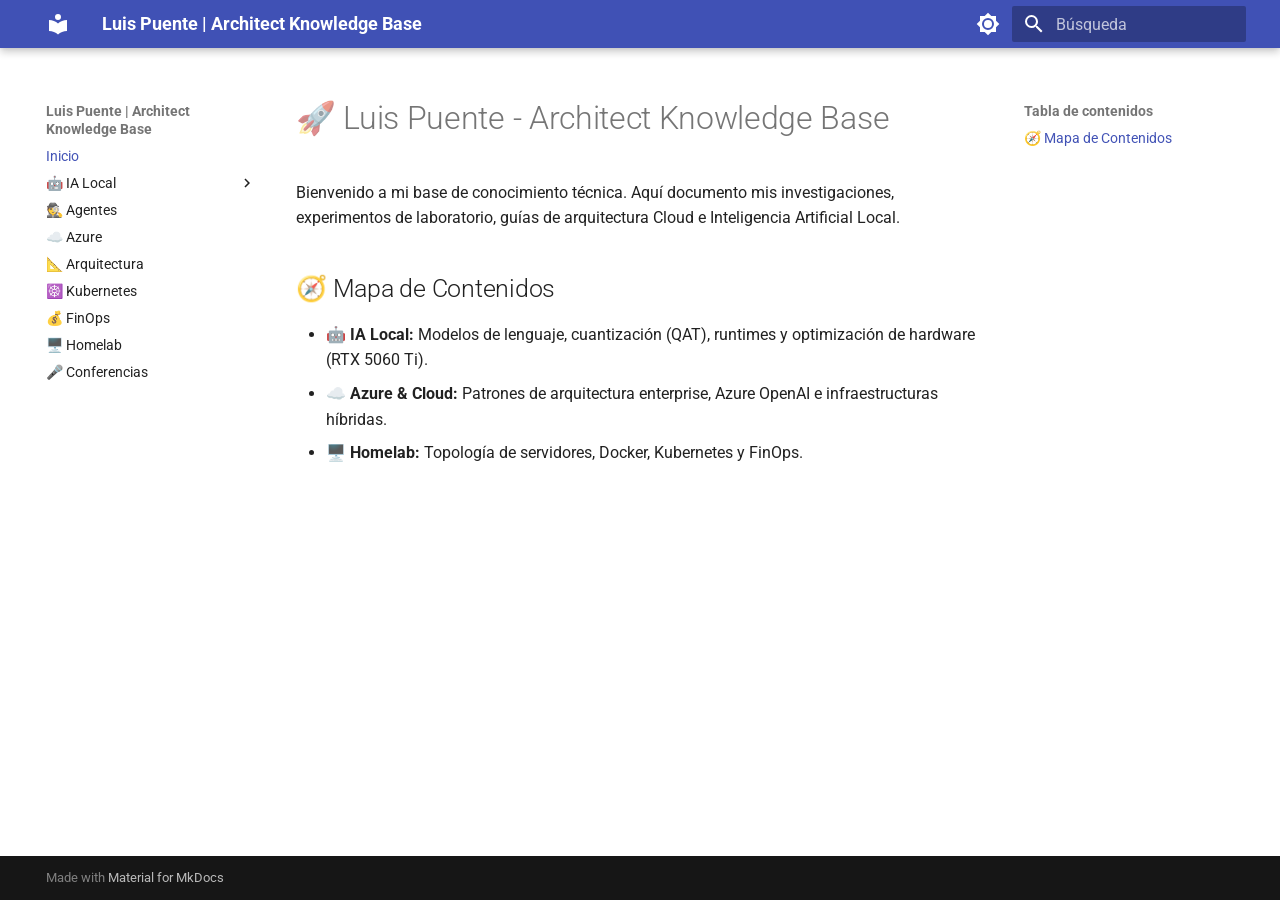
<file: index.html>
<!doctype html>
<html lang="es" class="no-js">
  <head>
    
      <meta charset="utf-8">
      <meta name="viewport" content="width=device-width,initial-scale=1">
      
        <meta name="description" content="Base de conocimiento técnica sobre IA Local, Arquitectura Cloud, Homelab y DevOps.">
      
      
        <meta name="author" content="Luis Puente">
      
      
        <link rel="canonical" href="https://docs.luispuente.net/">
      
      
      
        <link rel="next" href="ia-local/qat-quantization/">
      
      
        
      
      
      <link rel="icon" href="assets/images/favicon.png">
      <meta name="generator" content="mkdocs-1.6.1, mkdocs-material-9.7.7">
    
    
      
        <title>Luis Puente | Architect Knowledge Base</title>
      
    
    
      <link rel="stylesheet" href="assets/stylesheets/main.ec1eaa64.min.css">
      
        
        <link rel="stylesheet" href="assets/stylesheets/palette.ab4e12ef.min.css">
      
      


    
    
      
    
    
      
        
        
        <link rel="preconnect" href="https://fonts.gstatic.com" crossorigin>
        <link rel="stylesheet" href="https://fonts.googleapis.com/css?family=Roboto:300,300i,400,400i,700,700i%7CRoboto+Mono:400,400i,700,700i&display=fallback">
        <style>:root{--md-text-font:"Roboto";--md-code-font:"Roboto Mono"}</style>
      
    
    
    <script>__md_scope=new URL(".",location),__md_hash=e=>[...e].reduce(((e,_)=>(e<<5)-e+_.charCodeAt(0)),0),__md_get=(e,_=localStorage,t=__md_scope)=>JSON.parse(_.getItem(t.pathname+"."+e)),__md_set=(e,_,t=localStorage,a=__md_scope)=>{try{t.setItem(a.pathname+"."+e,JSON.stringify(_))}catch(e){}}</script>
    
      

    
    
  </head>
  
  
    
    
      
    
    
    
    
    <body dir="ltr" data-md-color-scheme="slate" data-md-color-primary="indigo" data-md-color-accent="lime">
  
    
    <input class="md-toggle" data-md-toggle="drawer" type="checkbox" id="__drawer" autocomplete="off">
    <input class="md-toggle" data-md-toggle="search" type="checkbox" id="__search" autocomplete="off">
    <label class="md-overlay" for="__drawer"></label>
    <div data-md-component="skip">
      
        
        <a href="#luis-puente-architect-knowledge-base" class="md-skip">
          Saltar a contenido
        </a>
      
    </div>
    <div data-md-component="announce">
      
    </div>
    
    
      

  

<header class="md-header md-header--shadow" data-md-component="header">
  <nav class="md-header__inner md-grid" aria-label="Cabecera">
    <a href="." title="Luis Puente | Architect Knowledge Base" class="md-header__button md-logo" aria-label="Luis Puente | Architect Knowledge Base" data-md-component="logo">
      
  
  <svg xmlns="http://www.w3.org/2000/svg" viewBox="0 0 24 24"><path d="M12 8a3 3 0 0 0 3-3 3 3 0 0 0-3-3 3 3 0 0 0-3 3 3 3 0 0 0 3 3m0 3.54C9.64 9.35 6.5 8 3 8v11c3.5 0 6.64 1.35 9 3.54 2.36-2.19 5.5-3.54 9-3.54V8c-3.5 0-6.64 1.35-9 3.54"/></svg>

    </a>
    <label class="md-header__button md-icon" for="__drawer">
      
      <svg xmlns="http://www.w3.org/2000/svg" viewBox="0 0 24 24"><path d="M3 6h18v2H3zm0 5h18v2H3zm0 5h18v2H3z"/></svg>
    </label>
    <div class="md-header__title" data-md-component="header-title">
      <div class="md-header__ellipsis">
        <div class="md-header__topic">
          <span class="md-ellipsis">
            Luis Puente | Architect Knowledge Base
          </span>
        </div>
        <div class="md-header__topic" data-md-component="header-topic">
          <span class="md-ellipsis">
            
              Inicio
            
          </span>
        </div>
      </div>
    </div>
    
      
        <form class="md-header__option" data-md-component="palette">
  
    
    
    
    <input class="md-option" data-md-color-media="(prefers-color-scheme: dark)" data-md-color-scheme="slate" data-md-color-primary="indigo" data-md-color-accent="lime"  aria-label="Cambiar a modo claro"  type="radio" name="__palette" id="__palette_0">
    
      <label class="md-header__button md-icon" title="Cambiar a modo claro" for="__palette_1" hidden>
        <svg xmlns="http://www.w3.org/2000/svg" viewBox="0 0 24 24"><path d="M12 18c-.89 0-1.74-.2-2.5-.55C11.56 16.5 13 14.42 13 12s-1.44-4.5-3.5-5.45C10.26 6.2 11.11 6 12 6a6 6 0 0 1 6 6 6 6 0 0 1-6 6m8-9.31V4h-4.69L12 .69 8.69 4H4v4.69L.69 12 4 15.31V20h4.69L12 23.31 15.31 20H20v-4.69L23.31 12z"/></svg>
      </label>
    
  
    
    
    
    <input class="md-option" data-md-color-media="(prefers-color-scheme: light)" data-md-color-scheme="default" data-md-color-primary="indigo" data-md-color-accent="indigo"  aria-label="Cambiar a modo oscuro"  type="radio" name="__palette" id="__palette_1">
    
      <label class="md-header__button md-icon" title="Cambiar a modo oscuro" for="__palette_0" hidden>
        <svg xmlns="http://www.w3.org/2000/svg" viewBox="0 0 24 24"><path d="M12 8a4 4 0 0 0-4 4 4 4 0 0 0 4 4 4 4 0 0 0 4-4 4 4 0 0 0-4-4m0 10a6 6 0 0 1-6-6 6 6 0 0 1 6-6 6 6 0 0 1 6 6 6 6 0 0 1-6 6m8-9.31V4h-4.69L12 .69 8.69 4H4v4.69L.69 12 4 15.31V20h4.69L12 23.31 15.31 20H20v-4.69L23.31 12z"/></svg>
      </label>
    
  
</form>
      
    
    
      <script>var palette=__md_get("__palette");if(palette&&palette.color){if("(prefers-color-scheme)"===palette.color.media){var media=matchMedia("(prefers-color-scheme: light)"),input=document.querySelector(media.matches?"[data-md-color-media='(prefers-color-scheme: light)']":"[data-md-color-media='(prefers-color-scheme: dark)']");palette.color.media=input.getAttribute("data-md-color-media"),palette.color.scheme=input.getAttribute("data-md-color-scheme"),palette.color.primary=input.getAttribute("data-md-color-primary"),palette.color.accent=input.getAttribute("data-md-color-accent")}for(var[key,value]of Object.entries(palette.color))document.body.setAttribute("data-md-color-"+key,value)}</script>
    
    
    
      
      
        <label class="md-header__button md-icon" for="__search">
          
          <svg xmlns="http://www.w3.org/2000/svg" viewBox="0 0 24 24"><path d="M9.5 3A6.5 6.5 0 0 1 16 9.5c0 1.61-.59 3.09-1.56 4.23l.27.27h.79l5 5-1.5 1.5-5-5v-.79l-.27-.27A6.52 6.52 0 0 1 9.5 16 6.5 6.5 0 0 1 3 9.5 6.5 6.5 0 0 1 9.5 3m0 2C7 5 5 7 5 9.5S7 14 9.5 14 14 12 14 9.5 12 5 9.5 5"/></svg>
        </label>
        <div class="md-search" data-md-component="search" role="dialog">
  <label class="md-search__overlay" for="__search"></label>
  <div class="md-search__inner" role="search">
    <form class="md-search__form" name="search">
      <input type="text" class="md-search__input" name="query" aria-label="Búsqueda" placeholder="Búsqueda" autocapitalize="off" autocorrect="off" autocomplete="off" spellcheck="false" data-md-component="search-query" required>
      <label class="md-search__icon md-icon" for="__search">
        
        <svg xmlns="http://www.w3.org/2000/svg" viewBox="0 0 24 24"><path d="M9.5 3A6.5 6.5 0 0 1 16 9.5c0 1.61-.59 3.09-1.56 4.23l.27.27h.79l5 5-1.5 1.5-5-5v-.79l-.27-.27A6.52 6.52 0 0 1 9.5 16 6.5 6.5 0 0 1 3 9.5 6.5 6.5 0 0 1 9.5 3m0 2C7 5 5 7 5 9.5S7 14 9.5 14 14 12 14 9.5 12 5 9.5 5"/></svg>
        
        <svg xmlns="http://www.w3.org/2000/svg" viewBox="0 0 24 24"><path d="M20 11v2H8l5.5 5.5-1.42 1.42L4.16 12l7.92-7.92L13.5 5.5 8 11z"/></svg>
      </label>
      <nav class="md-search__options" aria-label="Buscar">
        
        <button type="reset" class="md-search__icon md-icon" title="Limpiar" aria-label="Limpiar" tabindex="-1">
          
          <svg xmlns="http://www.w3.org/2000/svg" viewBox="0 0 24 24"><path d="M19 6.41 17.59 5 12 10.59 6.41 5 5 6.41 10.59 12 5 17.59 6.41 19 12 13.41 17.59 19 19 17.59 13.41 12z"/></svg>
        </button>
      </nav>
      
    </form>
    <div class="md-search__output">
      <div class="md-search__scrollwrap" tabindex="0" data-md-scrollfix>
        <div class="md-search-result" data-md-component="search-result">
          <div class="md-search-result__meta">
            Inicializando búsqueda
          </div>
          <ol class="md-search-result__list" role="presentation"></ol>
        </div>
      </div>
    </div>
  </div>
</div>
      
    
    
  </nav>
  
</header>
    
    <div class="md-container" data-md-component="container">
      
      
        
          
        
      
      <main class="md-main" data-md-component="main">
        <div class="md-main__inner md-grid">
          
            
              
              <div class="md-sidebar md-sidebar--primary" data-md-component="sidebar" data-md-type="navigation" >
                <div class="md-sidebar__scrollwrap">
                  <div class="md-sidebar__inner">
                    



<nav class="md-nav md-nav--primary" aria-label="Navegación" data-md-level="0">
  <label class="md-nav__title" for="__drawer">
    <a href="." title="Luis Puente | Architect Knowledge Base" class="md-nav__button md-logo" aria-label="Luis Puente | Architect Knowledge Base" data-md-component="logo">
      
  
  <svg xmlns="http://www.w3.org/2000/svg" viewBox="0 0 24 24"><path d="M12 8a3 3 0 0 0 3-3 3 3 0 0 0-3-3 3 3 0 0 0-3 3 3 3 0 0 0 3 3m0 3.54C9.64 9.35 6.5 8 3 8v11c3.5 0 6.64 1.35 9 3.54 2.36-2.19 5.5-3.54 9-3.54V8c-3.5 0-6.64 1.35-9 3.54"/></svg>

    </a>
    Luis Puente | Architect Knowledge Base
  </label>
  
  <ul class="md-nav__list" data-md-scrollfix>
    
      
      
  
  
    
  
  
  
    <li class="md-nav__item md-nav__item--active">
      
      <input class="md-nav__toggle md-toggle" type="checkbox" id="__toc">
      
      
        
      
      
        <label class="md-nav__link md-nav__link--active" for="__toc">
          
  
  
  <span class="md-ellipsis">
    
  
    Inicio
  

    
  </span>
  
  

          <span class="md-nav__icon md-icon"></span>
        </label>
      
      <a href="." class="md-nav__link md-nav__link--active">
        
  
  
  <span class="md-ellipsis">
    
  
    Inicio
  

    
  </span>
  
  

      </a>
      
        

<nav class="md-nav md-nav--secondary" aria-label="Tabla de contenidos">
  
  
  
    
  
  
    <label class="md-nav__title" for="__toc">
      <span class="md-nav__icon md-icon"></span>
      Tabla de contenidos
    </label>
    <ul class="md-nav__list" data-md-component="toc" data-md-scrollfix>
      
        <li class="md-nav__item">
  <a href="#mapa-de-contenidos" class="md-nav__link">
    <span class="md-ellipsis">
      
        🧭 Mapa de Contenidos
      
    </span>
  </a>
  
</li>
      
    </ul>
  
</nav>
      
    </li>
  

    
      
      
  
  
  
  
    
    
      
        
      
    
    
    
    
    <li class="md-nav__item md-nav__item--nested">
      
        
        
        <input class="md-nav__toggle md-toggle " type="checkbox" id="__nav_2" >
        
          
          <label class="md-nav__link" for="__nav_2" id="__nav_2_label" tabindex="0">
            
  
  
  <span class="md-ellipsis">
    
  
    🤖 IA Local
  

    
  </span>
  
  

            <span class="md-nav__icon md-icon"></span>
          </label>
        
        <nav class="md-nav" data-md-level="1" aria-labelledby="__nav_2_label" aria-expanded="false">
          <label class="md-nav__title" for="__nav_2">
            <span class="md-nav__icon md-icon"></span>
            
  
    🤖 IA Local
  

          </label>
          <ul class="md-nav__list" data-md-scrollfix>
            
              
                
  
  
  
  
    <li class="md-nav__item">
      <a href="ia-local/qat-quantization/" class="md-nav__link">
        
  
  
  <span class="md-ellipsis">
    
  
    QAT & Cuantización
  

    
  </span>
  
  

      </a>
    </li>
  

              
            
          </ul>
        </nav>
      
    </li>
  

    
      
      
  
  
  
  
    <li class="md-nav__item">
      <a href="agentes/openclaw.md" class="md-nav__link">
        
  
  
  <span class="md-ellipsis">
    
  
    🕵️ Agentes
  

    
  </span>
  
  

      </a>
    </li>
  

    
      
      
  
  
  
  
    <li class="md-nav__item">
      <a href="azure/openai.md" class="md-nav__link">
        
  
  
  <span class="md-ellipsis">
    
  
    ☁️ Azure
  

    
  </span>
  
  

      </a>
    </li>
  

    
      
      
  
  
  
  
    <li class="md-nav__item">
      <a href="arquitectura/patrones.md" class="md-nav__link">
        
  
  
  <span class="md-ellipsis">
    
  
    📐 Arquitectura
  

    
  </span>
  
  

      </a>
    </li>
  

    
      
      
  
  
  
  
    <li class="md-nav__item">
      <a href="kubernetes/k8s.md" class="md-nav__link">
        
  
  
  <span class="md-ellipsis">
    
  
    ☸️ Kubernetes
  

    
  </span>
  
  

      </a>
    </li>
  

    
      
      
  
  
  
  
    <li class="md-nav__item">
      <a href="finops/costes.md" class="md-nav__link">
        
  
  
  <span class="md-ellipsis">
    
  
    💰 FinOps
  

    
  </span>
  
  

      </a>
    </li>
  

    
      
      
  
  
  
  
    <li class="md-nav__item">
      <a href="homelab/hardware.md" class="md-nav__link">
        
  
  
  <span class="md-ellipsis">
    
  
    🖥️ Homelab
  

    
  </span>
  
  

      </a>
    </li>
  

    
      
      
  
  
  
  
    <li class="md-nav__item">
      <a href="conferencias/charlas.md" class="md-nav__link">
        
  
  
  <span class="md-ellipsis">
    
  
    🎤 Conferencias
  

    
  </span>
  
  

      </a>
    </li>
  

    
  </ul>
</nav>
                  </div>
                </div>
              </div>
            
            
              
              <div class="md-sidebar md-sidebar--secondary" data-md-component="sidebar" data-md-type="toc" >
                <div class="md-sidebar__scrollwrap">
                  <div class="md-sidebar__inner">
                    

<nav class="md-nav md-nav--secondary" aria-label="Tabla de contenidos">
  
  
  
    
  
  
    <label class="md-nav__title" for="__toc">
      <span class="md-nav__icon md-icon"></span>
      Tabla de contenidos
    </label>
    <ul class="md-nav__list" data-md-component="toc" data-md-scrollfix>
      
        <li class="md-nav__item">
  <a href="#mapa-de-contenidos" class="md-nav__link">
    <span class="md-ellipsis">
      
        🧭 Mapa de Contenidos
      
    </span>
  </a>
  
</li>
      
    </ul>
  
</nav>
                  </div>
                </div>
              </div>
            
          
          
            <div class="md-content" data-md-component="content">
              
              <article class="md-content__inner md-typeset">
                
                  



<h1 id="luis-puente-architect-knowledge-base">🚀 Luis Puente - Architect Knowledge Base</h1>
<p>Bienvenido a mi base de conocimiento técnica. Aquí documento mis investigaciones, experimentos de laboratorio, guías de arquitectura Cloud e Inteligencia Artificial Local.</p>
<h2 id="mapa-de-contenidos">🧭 Mapa de Contenidos</h2>
<ul>
<li><strong>🤖 IA Local:</strong> Modelos de lenguaje, cuantización (QAT), runtimes y optimización de hardware (RTX 5060 Ti).</li>
<li><strong>☁️ Azure &amp; Cloud:</strong> Patrones de arquitectura enterprise, Azure OpenAI e infraestructuras híbridas.</li>
<li><strong>🖥️ Homelab:</strong> Topología de servidores, Docker, Kubernetes y FinOps.</li>
</ul>












                
              </article>
            </div>
          
          
<script>var target=document.getElementById(location.hash.slice(1));target&&target.name&&(target.checked=target.name.startsWith("__tabbed_"))</script>
        </div>
        
          <button type="button" class="md-top md-icon" data-md-component="top" hidden>
  
  <svg xmlns="http://www.w3.org/2000/svg" viewBox="0 0 24 24"><path d="M13 20h-2V8l-5.5 5.5-1.42-1.42L12 4.16l7.92 7.92-1.42 1.42L13 8z"/></svg>
  Volver al principio
</button>
        
      </main>
      
        <footer class="md-footer">
  
  <div class="md-footer-meta md-typeset">
    <div class="md-footer-meta__inner md-grid">
      <div class="md-copyright">
  
  
    Made with
    <a href="https://squidfunk.github.io/mkdocs-material/" target="_blank" rel="noopener">
      Material for MkDocs
    </a>
  
</div>
      
    </div>
  </div>
</footer>
      
    </div>
    <div class="md-dialog" data-md-component="dialog">
      <div class="md-dialog__inner md-typeset"></div>
    </div>
    
    
    
      
      
      <script id="__config" type="application/json">{"annotate": null, "base": ".", "features": ["navigation.indexes", "navigation.instant", "navigation.top", "code.copy"], "search": "assets/javascripts/workers/search.2c215733.min.js", "tags": null, "translations": {"clipboard.copied": "Copiado al portapapeles", "clipboard.copy": "Copiar al portapapeles", "search.result.more.one": "1 m\u00e1s en esta p\u00e1gina", "search.result.more.other": "# m\u00e1s en esta p\u00e1gina", "search.result.none": "No se encontraron documentos", "search.result.one": "1 documento encontrado", "search.result.other": "# documentos encontrados", "search.result.placeholder": "Teclee para comenzar b\u00fasqueda", "search.result.term.missing": "Falta", "select.version": "Seleccionar versi\u00f3n"}, "version": null}</script>
    
    
      <script src="assets/javascripts/bundle.d7400e89.min.js"></script>
      
    
  </body>
</html>
</file>
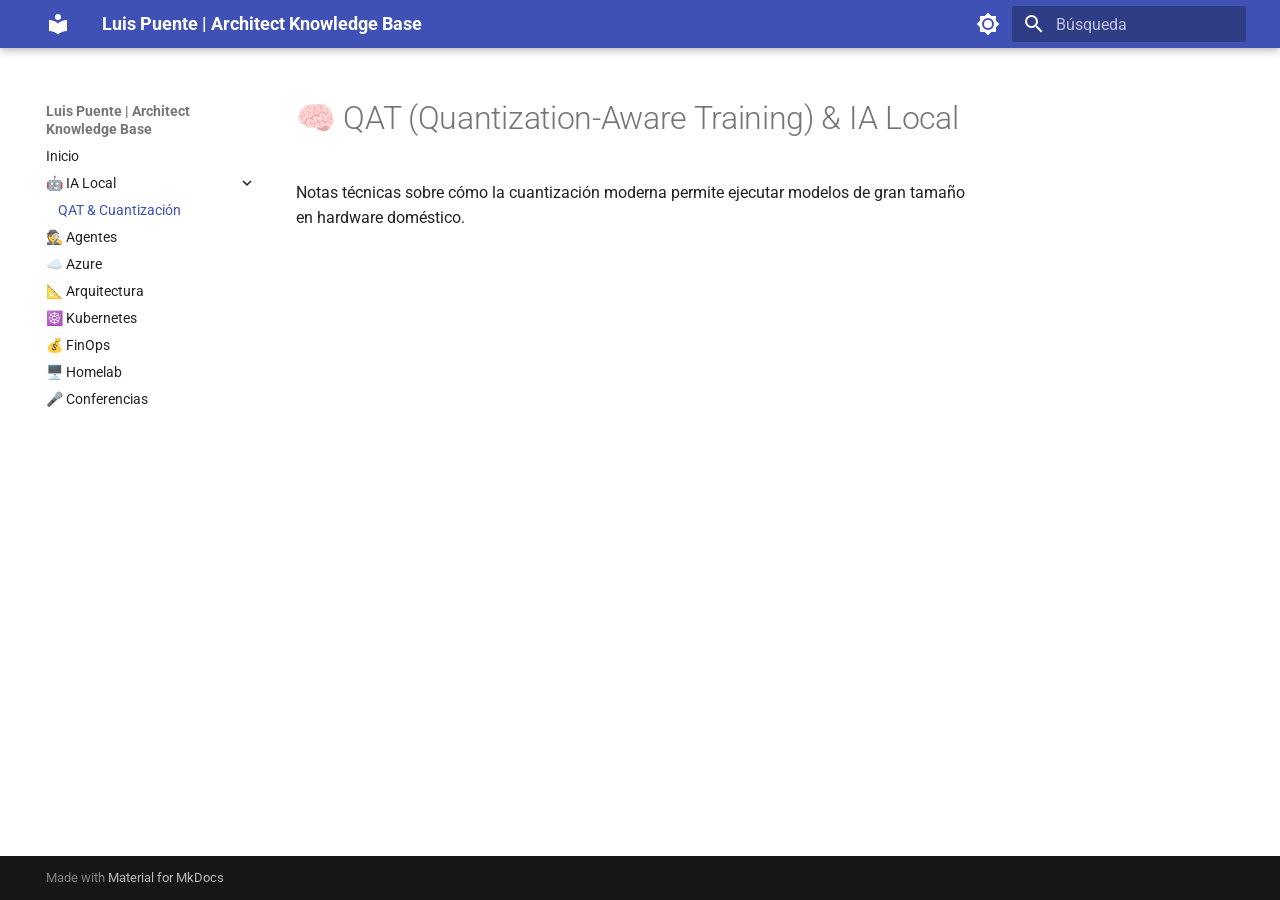
<file: ia-local/qat-quantization/index.html>
<!doctype html>
<html lang="es" class="no-js">
  <head>
    
      <meta charset="utf-8">
      <meta name="viewport" content="width=device-width,initial-scale=1">
      
        <meta name="description" content="Base de conocimiento técnica sobre IA Local, Arquitectura Cloud, Homelab y DevOps.">
      
      
        <meta name="author" content="Luis Puente">
      
      
        <link rel="canonical" href="https://docs.luispuente.net/ia-local/qat-quantization/">
      
      
        <link rel="prev" href="../..">
      
      
      
        
      
      
      <link rel="icon" href="../../assets/images/favicon.png">
      <meta name="generator" content="mkdocs-1.6.1, mkdocs-material-9.7.7">
    
    
      
        <title>QAT & Cuantización - Luis Puente | Architect Knowledge Base</title>
      
    
    
      <link rel="stylesheet" href="../../assets/stylesheets/main.ec1eaa64.min.css">
      
        
        <link rel="stylesheet" href="../../assets/stylesheets/palette.ab4e12ef.min.css">
      
      


    
    
      
    
    
      
        
        
        <link rel="preconnect" href="https://fonts.gstatic.com" crossorigin>
        <link rel="stylesheet" href="https://fonts.googleapis.com/css?family=Roboto:300,300i,400,400i,700,700i%7CRoboto+Mono:400,400i,700,700i&display=fallback">
        <style>:root{--md-text-font:"Roboto";--md-code-font:"Roboto Mono"}</style>
      
    
    
    <script>__md_scope=new URL("../..",location),__md_hash=e=>[...e].reduce(((e,_)=>(e<<5)-e+_.charCodeAt(0)),0),__md_get=(e,_=localStorage,t=__md_scope)=>JSON.parse(_.getItem(t.pathname+"."+e)),__md_set=(e,_,t=localStorage,a=__md_scope)=>{try{t.setItem(a.pathname+"."+e,JSON.stringify(_))}catch(e){}}</script>
    
      

    
    
  </head>
  
  
    
    
      
    
    
    
    
    <body dir="ltr" data-md-color-scheme="slate" data-md-color-primary="indigo" data-md-color-accent="lime">
  
    
    <input class="md-toggle" data-md-toggle="drawer" type="checkbox" id="__drawer" autocomplete="off">
    <input class="md-toggle" data-md-toggle="search" type="checkbox" id="__search" autocomplete="off">
    <label class="md-overlay" for="__drawer"></label>
    <div data-md-component="skip">
      
        
        <a href="#qat-quantization-aware-training-ia-local" class="md-skip">
          Saltar a contenido
        </a>
      
    </div>
    <div data-md-component="announce">
      
    </div>
    
    
      

  

<header class="md-header md-header--shadow" data-md-component="header">
  <nav class="md-header__inner md-grid" aria-label="Cabecera">
    <a href="../.." title="Luis Puente | Architect Knowledge Base" class="md-header__button md-logo" aria-label="Luis Puente | Architect Knowledge Base" data-md-component="logo">
      
  
  <svg xmlns="http://www.w3.org/2000/svg" viewBox="0 0 24 24"><path d="M12 8a3 3 0 0 0 3-3 3 3 0 0 0-3-3 3 3 0 0 0-3 3 3 3 0 0 0 3 3m0 3.54C9.64 9.35 6.5 8 3 8v11c3.5 0 6.64 1.35 9 3.54 2.36-2.19 5.5-3.54 9-3.54V8c-3.5 0-6.64 1.35-9 3.54"/></svg>

    </a>
    <label class="md-header__button md-icon" for="__drawer">
      
      <svg xmlns="http://www.w3.org/2000/svg" viewBox="0 0 24 24"><path d="M3 6h18v2H3zm0 5h18v2H3zm0 5h18v2H3z"/></svg>
    </label>
    <div class="md-header__title" data-md-component="header-title">
      <div class="md-header__ellipsis">
        <div class="md-header__topic">
          <span class="md-ellipsis">
            Luis Puente | Architect Knowledge Base
          </span>
        </div>
        <div class="md-header__topic" data-md-component="header-topic">
          <span class="md-ellipsis">
            
              QAT & Cuantización
            
          </span>
        </div>
      </div>
    </div>
    
      
        <form class="md-header__option" data-md-component="palette">
  
    
    
    
    <input class="md-option" data-md-color-media="(prefers-color-scheme: dark)" data-md-color-scheme="slate" data-md-color-primary="indigo" data-md-color-accent="lime"  aria-label="Cambiar a modo claro"  type="radio" name="__palette" id="__palette_0">
    
      <label class="md-header__button md-icon" title="Cambiar a modo claro" for="__palette_1" hidden>
        <svg xmlns="http://www.w3.org/2000/svg" viewBox="0 0 24 24"><path d="M12 18c-.89 0-1.74-.2-2.5-.55C11.56 16.5 13 14.42 13 12s-1.44-4.5-3.5-5.45C10.26 6.2 11.11 6 12 6a6 6 0 0 1 6 6 6 6 0 0 1-6 6m8-9.31V4h-4.69L12 .69 8.69 4H4v4.69L.69 12 4 15.31V20h4.69L12 23.31 15.31 20H20v-4.69L23.31 12z"/></svg>
      </label>
    
  
    
    
    
    <input class="md-option" data-md-color-media="(prefers-color-scheme: light)" data-md-color-scheme="default" data-md-color-primary="indigo" data-md-color-accent="indigo"  aria-label="Cambiar a modo oscuro"  type="radio" name="__palette" id="__palette_1">
    
      <label class="md-header__button md-icon" title="Cambiar a modo oscuro" for="__palette_0" hidden>
        <svg xmlns="http://www.w3.org/2000/svg" viewBox="0 0 24 24"><path d="M12 8a4 4 0 0 0-4 4 4 4 0 0 0 4 4 4 4 0 0 0 4-4 4 4 0 0 0-4-4m0 10a6 6 0 0 1-6-6 6 6 0 0 1 6-6 6 6 0 0 1 6 6 6 6 0 0 1-6 6m8-9.31V4h-4.69L12 .69 8.69 4H4v4.69L.69 12 4 15.31V20h4.69L12 23.31 15.31 20H20v-4.69L23.31 12z"/></svg>
      </label>
    
  
</form>
      
    
    
      <script>var palette=__md_get("__palette");if(palette&&palette.color){if("(prefers-color-scheme)"===palette.color.media){var media=matchMedia("(prefers-color-scheme: light)"),input=document.querySelector(media.matches?"[data-md-color-media='(prefers-color-scheme: light)']":"[data-md-color-media='(prefers-color-scheme: dark)']");palette.color.media=input.getAttribute("data-md-color-media"),palette.color.scheme=input.getAttribute("data-md-color-scheme"),palette.color.primary=input.getAttribute("data-md-color-primary"),palette.color.accent=input.getAttribute("data-md-color-accent")}for(var[key,value]of Object.entries(palette.color))document.body.setAttribute("data-md-color-"+key,value)}</script>
    
    
    
      
      
        <label class="md-header__button md-icon" for="__search">
          
          <svg xmlns="http://www.w3.org/2000/svg" viewBox="0 0 24 24"><path d="M9.5 3A6.5 6.5 0 0 1 16 9.5c0 1.61-.59 3.09-1.56 4.23l.27.27h.79l5 5-1.5 1.5-5-5v-.79l-.27-.27A6.52 6.52 0 0 1 9.5 16 6.5 6.5 0 0 1 3 9.5 6.5 6.5 0 0 1 9.5 3m0 2C7 5 5 7 5 9.5S7 14 9.5 14 14 12 14 9.5 12 5 9.5 5"/></svg>
        </label>
        <div class="md-search" data-md-component="search" role="dialog">
  <label class="md-search__overlay" for="__search"></label>
  <div class="md-search__inner" role="search">
    <form class="md-search__form" name="search">
      <input type="text" class="md-search__input" name="query" aria-label="Búsqueda" placeholder="Búsqueda" autocapitalize="off" autocorrect="off" autocomplete="off" spellcheck="false" data-md-component="search-query" required>
      <label class="md-search__icon md-icon" for="__search">
        
        <svg xmlns="http://www.w3.org/2000/svg" viewBox="0 0 24 24"><path d="M9.5 3A6.5 6.5 0 0 1 16 9.5c0 1.61-.59 3.09-1.56 4.23l.27.27h.79l5 5-1.5 1.5-5-5v-.79l-.27-.27A6.52 6.52 0 0 1 9.5 16 6.5 6.5 0 0 1 3 9.5 6.5 6.5 0 0 1 9.5 3m0 2C7 5 5 7 5 9.5S7 14 9.5 14 14 12 14 9.5 12 5 9.5 5"/></svg>
        
        <svg xmlns="http://www.w3.org/2000/svg" viewBox="0 0 24 24"><path d="M20 11v2H8l5.5 5.5-1.42 1.42L4.16 12l7.92-7.92L13.5 5.5 8 11z"/></svg>
      </label>
      <nav class="md-search__options" aria-label="Buscar">
        
        <button type="reset" class="md-search__icon md-icon" title="Limpiar" aria-label="Limpiar" tabindex="-1">
          
          <svg xmlns="http://www.w3.org/2000/svg" viewBox="0 0 24 24"><path d="M19 6.41 17.59 5 12 10.59 6.41 5 5 6.41 10.59 12 5 17.59 6.41 19 12 13.41 17.59 19 19 17.59 13.41 12z"/></svg>
        </button>
      </nav>
      
    </form>
    <div class="md-search__output">
      <div class="md-search__scrollwrap" tabindex="0" data-md-scrollfix>
        <div class="md-search-result" data-md-component="search-result">
          <div class="md-search-result__meta">
            Inicializando búsqueda
          </div>
          <ol class="md-search-result__list" role="presentation"></ol>
        </div>
      </div>
    </div>
  </div>
</div>
      
    
    
  </nav>
  
</header>
    
    <div class="md-container" data-md-component="container">
      
      
        
          
        
      
      <main class="md-main" data-md-component="main">
        <div class="md-main__inner md-grid">
          
            
              
              <div class="md-sidebar md-sidebar--primary" data-md-component="sidebar" data-md-type="navigation" >
                <div class="md-sidebar__scrollwrap">
                  <div class="md-sidebar__inner">
                    



<nav class="md-nav md-nav--primary" aria-label="Navegación" data-md-level="0">
  <label class="md-nav__title" for="__drawer">
    <a href="../.." title="Luis Puente | Architect Knowledge Base" class="md-nav__button md-logo" aria-label="Luis Puente | Architect Knowledge Base" data-md-component="logo">
      
  
  <svg xmlns="http://www.w3.org/2000/svg" viewBox="0 0 24 24"><path d="M12 8a3 3 0 0 0 3-3 3 3 0 0 0-3-3 3 3 0 0 0-3 3 3 3 0 0 0 3 3m0 3.54C9.64 9.35 6.5 8 3 8v11c3.5 0 6.64 1.35 9 3.54 2.36-2.19 5.5-3.54 9-3.54V8c-3.5 0-6.64 1.35-9 3.54"/></svg>

    </a>
    Luis Puente | Architect Knowledge Base
  </label>
  
  <ul class="md-nav__list" data-md-scrollfix>
    
      
      
  
  
  
  
    <li class="md-nav__item">
      <a href="../.." class="md-nav__link">
        
  
  
  <span class="md-ellipsis">
    
  
    Inicio
  

    
  </span>
  
  

      </a>
    </li>
  

    
      
      
  
  
    
  
  
  
    
    
      
        
      
    
    
    
    
    <li class="md-nav__item md-nav__item--active md-nav__item--nested">
      
        
        
        <input class="md-nav__toggle md-toggle " type="checkbox" id="__nav_2" checked>
        
          
          <label class="md-nav__link" for="__nav_2" id="__nav_2_label" tabindex="0">
            
  
  
  <span class="md-ellipsis">
    
  
    🤖 IA Local
  

    
  </span>
  
  

            <span class="md-nav__icon md-icon"></span>
          </label>
        
        <nav class="md-nav" data-md-level="1" aria-labelledby="__nav_2_label" aria-expanded="true">
          <label class="md-nav__title" for="__nav_2">
            <span class="md-nav__icon md-icon"></span>
            
  
    🤖 IA Local
  

          </label>
          <ul class="md-nav__list" data-md-scrollfix>
            
              
                
  
  
    
  
  
  
    <li class="md-nav__item md-nav__item--active">
      
      <input class="md-nav__toggle md-toggle" type="checkbox" id="__toc">
      
      
        
      
      
      <a href="./" class="md-nav__link md-nav__link--active">
        
  
  
  <span class="md-ellipsis">
    
  
    QAT & Cuantización
  

    
  </span>
  
  

      </a>
      
    </li>
  

              
            
          </ul>
        </nav>
      
    </li>
  

    
      
      
  
  
  
  
    <li class="md-nav__item">
      <a href="../../agentes/openclaw.md" class="md-nav__link">
        
  
  
  <span class="md-ellipsis">
    
  
    🕵️ Agentes
  

    
  </span>
  
  

      </a>
    </li>
  

    
      
      
  
  
  
  
    <li class="md-nav__item">
      <a href="../../azure/openai.md" class="md-nav__link">
        
  
  
  <span class="md-ellipsis">
    
  
    ☁️ Azure
  

    
  </span>
  
  

      </a>
    </li>
  

    
      
      
  
  
  
  
    <li class="md-nav__item">
      <a href="../../arquitectura/patrones.md" class="md-nav__link">
        
  
  
  <span class="md-ellipsis">
    
  
    📐 Arquitectura
  

    
  </span>
  
  

      </a>
    </li>
  

    
      
      
  
  
  
  
    <li class="md-nav__item">
      <a href="../../kubernetes/k8s.md" class="md-nav__link">
        
  
  
  <span class="md-ellipsis">
    
  
    ☸️ Kubernetes
  

    
  </span>
  
  

      </a>
    </li>
  

    
      
      
  
  
  
  
    <li class="md-nav__item">
      <a href="../../finops/costes.md" class="md-nav__link">
        
  
  
  <span class="md-ellipsis">
    
  
    💰 FinOps
  

    
  </span>
  
  

      </a>
    </li>
  

    
      
      
  
  
  
  
    <li class="md-nav__item">
      <a href="../../homelab/hardware.md" class="md-nav__link">
        
  
  
  <span class="md-ellipsis">
    
  
    🖥️ Homelab
  

    
  </span>
  
  

      </a>
    </li>
  

    
      
      
  
  
  
  
    <li class="md-nav__item">
      <a href="../../conferencias/charlas.md" class="md-nav__link">
        
  
  
  <span class="md-ellipsis">
    
  
    🎤 Conferencias
  

    
  </span>
  
  

      </a>
    </li>
  

    
  </ul>
</nav>
                  </div>
                </div>
              </div>
            
            
              
              <div class="md-sidebar md-sidebar--secondary" data-md-component="sidebar" data-md-type="toc" >
                <div class="md-sidebar__scrollwrap">
                  <div class="md-sidebar__inner">
                    

<nav class="md-nav md-nav--secondary" aria-label="Tabla de contenidos">
  
  
  
    
  
  
</nav>
                  </div>
                </div>
              </div>
            
          
          
            <div class="md-content" data-md-component="content">
              
              <article class="md-content__inner md-typeset">
                
                  



<h1 id="qat-quantization-aware-training-ia-local">🧠 QAT (Quantization-Aware Training) &amp; IA Local</h1>
<p>Notas técnicas sobre cómo la cuantización moderna permite ejecutar modelos de gran tamaño en hardware doméstico.</p>












                
              </article>
            </div>
          
          
<script>var target=document.getElementById(location.hash.slice(1));target&&target.name&&(target.checked=target.name.startsWith("__tabbed_"))</script>
        </div>
        
          <button type="button" class="md-top md-icon" data-md-component="top" hidden>
  
  <svg xmlns="http://www.w3.org/2000/svg" viewBox="0 0 24 24"><path d="M13 20h-2V8l-5.5 5.5-1.42-1.42L12 4.16l7.92 7.92-1.42 1.42L13 8z"/></svg>
  Volver al principio
</button>
        
      </main>
      
        <footer class="md-footer">
  
  <div class="md-footer-meta md-typeset">
    <div class="md-footer-meta__inner md-grid">
      <div class="md-copyright">
  
  
    Made with
    <a href="https://squidfunk.github.io/mkdocs-material/" target="_blank" rel="noopener">
      Material for MkDocs
    </a>
  
</div>
      
    </div>
  </div>
</footer>
      
    </div>
    <div class="md-dialog" data-md-component="dialog">
      <div class="md-dialog__inner md-typeset"></div>
    </div>
    
    
    
      
      
      <script id="__config" type="application/json">{"annotate": null, "base": "../..", "features": ["navigation.indexes", "navigation.instant", "navigation.top", "code.copy"], "search": "../../assets/javascripts/workers/search.2c215733.min.js", "tags": null, "translations": {"clipboard.copied": "Copiado al portapapeles", "clipboard.copy": "Copiar al portapapeles", "search.result.more.one": "1 m\u00e1s en esta p\u00e1gina", "search.result.more.other": "# m\u00e1s en esta p\u00e1gina", "search.result.none": "No se encontraron documentos", "search.result.one": "1 documento encontrado", "search.result.other": "# documentos encontrados", "search.result.placeholder": "Teclee para comenzar b\u00fasqueda", "search.result.term.missing": "Falta", "select.version": "Seleccionar versi\u00f3n"}, "version": null}</script>
    
    
      <script src="../../assets/javascripts/bundle.d7400e89.min.js"></script>
      
    
  </body>
</html>
</file>
<file: assets/stylesheets/main.ec1eaa64.min.css>
@charset "UTF-8";html{-webkit-text-size-adjust:none;-moz-text-size-adjust:none;text-size-adjust:none;box-sizing:border-box}*,:after,:before{box-sizing:inherit}@media (prefers-reduced-motion){*,:after,:before{transition:none!important}}body{margin:0}a,button,input,label{-webkit-tap-highlight-color:transparent}a{color:inherit;text-decoration:none}hr{border:0;box-sizing:initial;display:block;height:.05rem;overflow:visible;padding:0}small{font-size:80%}sub,sup{line-height:1em}img{border-style:none}table{border-collapse:initial;border-spacing:0}td,th{font-weight:400;vertical-align:top}button{background:#0000;border:0;font-family:inherit;font-size:inherit;margin:0;padding:0}input{border:0;outline:none}:root{--md-primary-fg-color:#4051b5;--md-primary-fg-color--light:#5d6cc0;--md-primary-fg-color--dark:#303fa1;--md-primary-bg-color:#fff;--md-primary-bg-color--light:#ffffffb3;--md-accent-fg-color:#526cfe;--md-accent-fg-color--transparent:#526cfe1a;--md-accent-bg-color:#fff;--md-accent-bg-color--light:#ffffffb3}[data-md-color-scheme=default]{color-scheme:light}[data-md-color-scheme=default] img[src$="#gh-dark-mode-only"],[data-md-color-scheme=default] img[src$="#only-dark"]{display:none}:root,[data-md-color-scheme=default]{--md-hue:225deg;--md-default-fg-color:#000000de;--md-default-fg-color--light:#0000008a;--md-default-fg-color--lighter:#00000052;--md-default-fg-color--lightest:#00000012;--md-default-bg-color:#fff;--md-default-bg-color--light:#ffffffb3;--md-default-bg-color--lighter:#ffffff4d;--md-default-bg-color--lightest:#ffffff1f;--md-code-fg-color:#36464e;--md-code-bg-color:#f5f5f5;--md-code-bg-color--light:#f5f5f5b3;--md-code-bg-color--lighter:#f5f5f54d;--md-code-hl-color:#4287ff;--md-code-hl-color--light:#4287ff1a;--md-code-hl-number-color:#d52a2a;--md-code-hl-special-color:#db1457;--md-code-hl-function-color:#a846b9;--md-code-hl-constant-color:#6e59d9;--md-code-hl-keyword-color:#3f6ec6;--md-code-hl-string-color:#1c7d4d;--md-code-hl-name-color:var(--md-code-fg-color);--md-code-hl-operator-color:var(--md-default-fg-color--light);--md-code-hl-punctuation-color:var(--md-default-fg-color--light);--md-code-hl-comment-color:var(--md-default-fg-color--light);--md-code-hl-generic-color:var(--md-default-fg-color--light);--md-code-hl-variable-color:var(--md-default-fg-color--light);--md-typeset-color:var(--md-default-fg-color);--md-typeset-a-color:var(--md-primary-fg-color);--md-typeset-del-color:#f5503d26;--md-typeset-ins-color:#0bd57026;--md-typeset-kbd-color:#fafafa;--md-typeset-kbd-accent-color:#fff;--md-typeset-kbd-border-color:#b8b8b8;--md-typeset-mark-color:#ffff0080;--md-typeset-table-color:#0000001f;--md-typeset-table-color--light:rgba(0,0,0,.035);--md-admonition-fg-color:var(--md-default-fg-color);--md-admonition-bg-color:var(--md-default-bg-color);--md-warning-fg-color:#000000de;--md-warning-bg-color:#ff9;--md-footer-fg-color:#fff;--md-footer-fg-color--light:#ffffffb3;--md-footer-fg-color--lighter:#ffffff73;--md-footer-bg-color:#000000de;--md-footer-bg-color--dark:#00000052;--md-shadow-z1:0 0.2rem 0.5rem #0000000d,0 0 0.05rem #0000001a;--md-shadow-z2:0 0.2rem 0.5rem #0000001a,0 0 0.05rem #00000040;--md-shadow-z3:0 0.2rem 0.5rem #0003,0 0 0.05rem #00000059}.md-icon svg{fill:currentcolor;display:block;height:1.2rem;width:1.2rem}body{-webkit-font-smoothing:antialiased;-moz-osx-font-smoothing:grayscale;--md-text-font-family:var(--md-text-font,_),-apple-system,BlinkMacSystemFont,Helvetica,Arial,sans-serif;--md-code-font-family:var(--md-code-font,_),SFMono-Regular,Consolas,Menlo,monospace}aside,body,input{font-feature-settings:"kern","liga";color:var(--md-typeset-color);font-family:var(--md-text-font-family)}code,kbd,pre{font-feature-settings:"kern";font-family:var(--md-code-font-family)}:root{--md-typeset-table-sort-icon:url('data:image/svg+xml;charset=utf-8,<svg xmlns="http://www.w3.org/2000/svg" viewBox="0 0 24 24"><path d="m18 21-4-4h3V7h-3l4-4 4 4h-3v10h3M2 19v-2h10v2M2 13v-2h7v2M2 7V5h4v2z"/></svg>');--md-typeset-table-sort-icon--asc:url('data:image/svg+xml;charset=utf-8,<svg xmlns="http://www.w3.org/2000/svg" viewBox="0 0 24 24"><path d="M19 17h3l-4 4-4-4h3V3h2M2 17h10v2H2M6 5v2H2V5m0 6h7v2H2z"/></svg>');--md-typeset-table-sort-icon--desc:url('data:image/svg+xml;charset=utf-8,<svg xmlns="http://www.w3.org/2000/svg" viewBox="0 0 24 24"><path d="M19 7h3l-4-4-4 4h3v14h2M2 17h10v2H2M6 5v2H2V5m0 6h7v2H2z"/></svg>')}.md-typeset{-webkit-print-color-adjust:exact;color-adjust:exact;font-size:.8rem;line-height:1.6;overflow-wrap:break-word}@media print{.md-typeset{font-size:.68rem}}.md-typeset blockquote,.md-typeset dl,.md-typeset figure,.md-typeset ol,.md-typeset pre,.md-typeset ul{margin-bottom:1em;margin-top:1em}.md-typeset h1{color:var(--md-default-fg-color--light);font-size:2em;line-height:1.3;margin:0 0 1.25em}.md-typeset h1,.md-typeset h2{font-weight:300;letter-spacing:-.01em}.md-typeset h2{font-size:1.5625em;line-height:1.4;margin:1.6em 0 .64em}.md-typeset h3{font-size:1.25em;font-weight:400;letter-spacing:-.01em;line-height:1.5;margin:1.6em 0 .8em}.md-typeset h2+h3{margin-top:.8em}.md-typeset h4{font-weight:700;letter-spacing:-.01em;margin:1em 0}.md-typeset h5,.md-typeset h6{color:var(--md-default-fg-color--light);font-size:.8em;font-weight:700;letter-spacing:-.01em;margin:1.25em 0}.md-typeset h5{text-transform:uppercase}.md-typeset h5 code{text-transform:none}.md-typeset hr{border-bottom:.05rem solid var(--md-default-fg-color--lightest);display:flow-root;margin:1.5em 0}.md-typeset a{color:var(--md-typeset-a-color);word-break:break-word}.md-typeset a,.md-typeset a:before{transition:color 125ms}.md-typeset a:focus,.md-typeset a:hover{color:var(--md-accent-fg-color)}.md-typeset a:focus code,.md-typeset a:hover code{background-color:var(--md-accent-fg-color--transparent);color:var(--md-accent-fg-color)}.md-typeset a code{color:var(--md-typeset-a-color)}.md-typeset a.focus-visible{outline-color:var(--md-accent-fg-color);outline-offset:.2rem}.md-typeset code,.md-typeset kbd,.md-typeset pre{color:var(--md-code-fg-color);direction:ltr;font-variant-ligatures:none;transition:background-color 125ms}@media print{.md-typeset code,.md-typeset kbd,.md-typeset pre{white-space:pre-wrap}}.md-typeset code{background-color:var(--md-code-bg-color);border-radius:.1rem;-webkit-box-decoration-break:clone;box-decoration-break:clone;font-size:.85em;padding:0 .2941176471em;transition:color 125ms,background-color 125ms;word-break:break-word}.md-typeset code:not(.focus-visible){-webkit-tap-highlight-color:transparent;outline:none}.md-typeset pre{display:flow-root;line-height:1.4;position:relative}.md-typeset pre>code{-webkit-box-decoration-break:slice;box-decoration-break:slice;box-shadow:none;display:block;margin:0;outline-color:var(--md-accent-fg-color);overflow:auto;padding:.7720588235em 1.1764705882em;scrollbar-color:var(--md-default-fg-color--lighter) #0000;scrollbar-width:thin;touch-action:auto;word-break:normal}.md-typeset pre>code:hover{scrollbar-color:var(--md-accent-fg-color) #0000}.md-typeset pre>code::-webkit-scrollbar{height:.2rem;width:.2rem}.md-typeset pre>code::-webkit-scrollbar-thumb{background-color:var(--md-default-fg-color--lighter)}.md-typeset pre>code::-webkit-scrollbar-thumb:hover{background-color:var(--md-accent-fg-color)}.md-typeset kbd{background-color:var(--md-typeset-kbd-color);border-radius:.1rem;box-shadow:0 .1rem 0 .05rem var(--md-typeset-kbd-border-color),0 .1rem 0 var(--md-typeset-kbd-border-color),0 -.1rem .2rem var(--md-typeset-kbd-accent-color) inset;color:var(--md-default-fg-color);display:inline-block;font-size:.75em;padding:0 .6666666667em;vertical-align:text-top;word-break:break-word}.md-typeset mark{background-color:var(--md-typeset-mark-color);-webkit-box-decoration-break:clone;box-decoration-break:clone;color:inherit;word-break:break-word}.md-typeset abbr{cursor:help;text-decoration:none}.md-typeset [data-preview],.md-typeset abbr{border-bottom:.05rem dotted var(--md-default-fg-color--light)}.md-typeset small{opacity:.75}[dir=ltr] .md-typeset sub,[dir=ltr] .md-typeset sup{margin-left:.078125em}[dir=rtl] .md-typeset sub,[dir=rtl] .md-typeset sup{margin-right:.078125em}[dir=ltr] .md-typeset blockquote{padding-left:.6rem}[dir=rtl] .md-typeset blockquote{padding-right:.6rem}[dir=ltr] .md-typeset blockquote{border-left:.2rem solid var(--md-default-fg-color--lighter)}[dir=rtl] .md-typeset blockquote{border-right:.2rem solid var(--md-default-fg-color--lighter)}.md-typeset blockquote{color:var(--md-default-fg-color--light);margin-left:0;margin-right:0}.md-typeset ul{list-style-type:disc}.md-typeset ul[type]{list-style-type:revert-layer}[dir=ltr] .md-typeset ol,[dir=ltr] .md-typeset ul{margin-left:.625em}[dir=rtl] .md-typeset ol,[dir=rtl] .md-typeset ul{margin-right:.625em}.md-typeset ol,.md-typeset ul{padding:0}.md-typeset ol:not([hidden]),.md-typeset ul:not([hidden]){display:flow-root}.md-typeset ol ol,.md-typeset ul ol{list-style-type:lower-alpha}.md-typeset ol ol ol,.md-typeset ul ol ol{list-style-type:lower-roman}.md-typeset ol ol ol ol,.md-typeset ul ol ol ol{list-style-type:upper-alpha}.md-typeset ol ol ol ol ol,.md-typeset ul ol ol ol ol{list-style-type:upper-roman}.md-typeset ol[type],.md-typeset ul[type]{list-style-type:revert-layer}[dir=ltr] .md-typeset ol li,[dir=ltr] .md-typeset ul li{margin-left:1.25em}[dir=rtl] .md-typeset ol li,[dir=rtl] .md-typeset ul li{margin-right:1.25em}.md-typeset ol li,.md-typeset ul li{margin-bottom:.5em}.md-typeset ol li blockquote,.md-typeset ol li p,.md-typeset ul li blockquote,.md-typeset ul li p{margin:.5em 0}.md-typeset ol li:last-child,.md-typeset ul li:last-child{margin-bottom:0}[dir=ltr] .md-typeset ol li ol,[dir=ltr] .md-typeset ol li ul,[dir=ltr] .md-typeset ul li ol,[dir=ltr] .md-typeset ul li ul{margin-left:.625em}[dir=rtl] .md-typeset ol li ol,[dir=rtl] .md-typeset ol li ul,[dir=rtl] .md-typeset ul li ol,[dir=rtl] .md-typeset ul li ul{margin-right:.625em}.md-typeset ol li ol,.md-typeset ol li ul,.md-typeset ul li ol,.md-typeset ul li ul{margin-bottom:.5em;margin-top:.5em}[dir=ltr] .md-typeset dd{margin-left:1.875em}[dir=rtl] .md-typeset dd{margin-right:1.875em}.md-typeset dd{margin-bottom:1.5em;margin-top:1em}.md-typeset img,.md-typeset svg,.md-typeset video{height:auto;max-width:100%}.md-typeset img[align=left]{margin:1em 1em 1em 0}.md-typeset img[align=right]{margin:1em 0 1em 1em}.md-typeset img[align]:only-child{margin-top:0}.md-typeset figure{display:flow-root;margin:1em auto;max-width:100%;text-align:center;width:fit-content}.md-typeset figure img{display:block;margin:0 auto}.md-typeset figcaption{font-style:italic;margin:1em auto;max-width:24rem}.md-typeset iframe{max-width:100%}.md-typeset table:not([class]){background-color:var(--md-default-bg-color);border:.05rem solid var(--md-typeset-table-color);border-radius:.1rem;display:inline-block;font-size:.64rem;max-width:100%;overflow:auto;touch-action:auto}@media print{.md-typeset table:not([class]){display:table}}.md-typeset table:not([class])+*{margin-top:1.5em}.md-typeset table:not([class]) td>:first-child,.md-typeset table:not([class]) th>:first-child{margin-top:0}.md-typeset table:not([class]) td>:last-child,.md-typeset table:not([class]) th>:last-child{margin-bottom:0}.md-typeset table:not([class]) td:not([align]),.md-typeset table:not([class]) th:not([align]){text-align:left}[dir=rtl] .md-typeset table:not([class]) td:not([align]),[dir=rtl] .md-typeset table:not([class]) th:not([align]){text-align:right}.md-typeset table:not([class]) th{font-weight:700;min-width:5rem;padding:.9375em 1.25em;vertical-align:top}.md-typeset table:not([class]) td{border-top:.05rem solid var(--md-typeset-table-color);padding:.9375em 1.25em;vertical-align:top}.md-typeset table:not([class]) tbody tr{transition:background-color 125ms}.md-typeset table:not([class]) tbody tr:hover{background-color:var(--md-typeset-table-color--light);box-shadow:0 .05rem 0 var(--md-default-bg-color) inset}.md-typeset table:not([class]) a{word-break:normal}.md-typeset table th[role=columnheader]{cursor:pointer}[dir=ltr] .md-typeset table th[role=columnheader]:after{margin-left:.5em}[dir=rtl] .md-typeset table th[role=columnheader]:after{margin-right:.5em}.md-typeset table th[role=columnheader]:after{content:"";display:inline-block;height:1.2em;-webkit-mask-image:var(--md-typeset-table-sort-icon);mask-image:var(--md-typeset-table-sort-icon);-webkit-mask-repeat:no-repeat;mask-repeat:no-repeat;-webkit-mask-size:contain;mask-size:contain;transition:background-color 125ms;vertical-align:text-bottom;width:1.2em}.md-typeset table th[role=columnheader]:hover:after{background-color:var(--md-default-fg-color--lighter)}.md-typeset table th[role=columnheader][aria-sort=ascending]:after{background-color:var(--md-default-fg-color--light);-webkit-mask-image:var(--md-typeset-table-sort-icon--asc);mask-image:var(--md-typeset-table-sort-icon--asc)}.md-typeset table th[role=columnheader][aria-sort=descending]:after{background-color:var(--md-default-fg-color--light);-webkit-mask-image:var(--md-typeset-table-sort-icon--desc);mask-image:var(--md-typeset-table-sort-icon--desc)}.md-typeset__scrollwrap{margin:1em -.8rem;overflow-x:auto;touch-action:auto}.md-typeset__table{display:inline-block;margin-bottom:.5em;padding:0 .8rem}@media print{.md-typeset__table{display:block}}html .md-typeset__table table{display:table;margin:0;overflow:hidden;width:100%}@media screen and (max-width:44.984375em){.md-content__inner>pre{margin:1em -.8rem}.md-content__inner>pre code{border-radius:0}}.md-typeset .md-author{border-radius:100%;display:block;flex-shrink:0;height:1.6rem;overflow:hidden;position:relative;transition:color 125ms,transform 125ms;width:1.6rem}.md-typeset .md-author img{display:block}.md-typeset .md-author--more{background:var(--md-default-fg-color--lightest);color:var(--md-default-fg-color--lighter);font-size:.6rem;font-weight:700;line-height:1.6rem;text-align:center}.md-typeset .md-author--long{height:2.4rem;width:2.4rem}.md-typeset a.md-author{transform:scale(1)}.md-typeset a.md-author img{border-radius:100%;filter:grayscale(100%) opacity(75%);transition:filter 125ms}.md-typeset a.md-author:focus,.md-typeset a.md-author:hover{transform:scale(1.1);z-index:1}.md-typeset a.md-author:focus img,.md-typeset a.md-author:hover img{filter:grayscale(0)}.md-banner{background-color:var(--md-footer-bg-color);color:var(--md-footer-fg-color);overflow:auto}@media print{.md-banner{display:none}}.md-banner--warning{background-color:var(--md-warning-bg-color);color:var(--md-warning-fg-color)}.md-banner__inner{font-size:.7rem;margin:.6rem auto;padding:0 .8rem}[dir=ltr] .md-banner__button{float:right}[dir=rtl] .md-banner__button{float:left}.md-banner__button{color:inherit;cursor:pointer;transition:opacity .25s}.no-js .md-banner__button{display:none}.md-banner__button:hover{opacity:.7}html{font-size:125%;height:100%;overflow-x:hidden}@media screen and (min-width:100em){html{font-size:137.5%}}@media screen and (min-width:125em){html{font-size:150%}}body{background-color:var(--md-default-bg-color);display:flex;flex-direction:column;font-size:.5rem;min-height:100%;position:relative;width:100%}@media print{body{display:block}}@media screen and (max-width:59.984375em){body[data-md-scrolllock]{position:fixed}}.md-grid{margin-left:auto;margin-right:auto;max-width:61rem}.md-container{display:flex;flex-direction:column;flex-grow:1}@media print{.md-container{display:block}}.md-main{flex-grow:1}.md-main__inner{display:flex;height:100%;margin-top:1.5rem}.md-ellipsis{overflow:hidden;text-overflow:ellipsis}.md-toggle{display:none}.md-option{height:0;opacity:0;position:absolute;width:0}.md-option:checked+label:not([hidden]){display:block}.md-option.focus-visible+label{outline-color:var(--md-accent-fg-color);outline-style:auto}.md-skip{background-color:var(--md-default-fg-color);border-radius:.1rem;color:var(--md-default-bg-color);font-size:.64rem;margin:.5rem;opacity:0;outline-color:var(--md-accent-fg-color);padding:.3rem .5rem;position:fixed;transform:translateY(.4rem);z-index:-1}.md-skip:focus{opacity:1;transform:translateY(0);transition:transform .25s cubic-bezier(.4,0,.2,1),opacity 175ms 75ms;z-index:10}@page{margin:25mm}:root{--md-clipboard-icon:url('data:image/svg+xml;charset=utf-8,<svg xmlns="http://www.w3.org/2000/svg" viewBox="0 0 24 24"><path d="M19 21H8V7h11m0-2H8a2 2 0 0 0-2 2v14a2 2 0 0 0 2 2h11a2 2 0 0 0 2-2V7a2 2 0 0 0-2-2m-3-4H4a2 2 0 0 0-2 2v14h2V3h12z"/></svg>')}.md-clipboard{border-radius:.1rem;color:var(--md-default-fg-color--lightest);cursor:pointer;height:1.5em;outline-color:var(--md-accent-fg-color);outline-offset:.1rem;transition:color .25s;width:1.5em;z-index:1}@media print{.md-clipboard{display:none}}.md-clipboard:not(.focus-visible){-webkit-tap-highlight-color:transparent;outline:none}:hover>.md-clipboard{color:var(--md-default-fg-color--light)}.md-clipboard:focus,.md-clipboard:hover{color:var(--md-accent-fg-color)}.md-clipboard:after{background-color:currentcolor;content:"";display:block;height:1.125em;margin:0 auto;-webkit-mask-image:var(--md-clipboard-icon);mask-image:var(--md-clipboard-icon);-webkit-mask-position:center;mask-position:center;-webkit-mask-repeat:no-repeat;mask-repeat:no-repeat;-webkit-mask-size:contain;mask-size:contain;width:1.125em}.md-clipboard--inline{cursor:pointer}.md-clipboard--inline code{transition:color .25s,background-color .25s}.md-clipboard--inline:focus code,.md-clipboard--inline:hover code{background-color:var(--md-accent-fg-color--transparent);color:var(--md-accent-fg-color)}:root{--md-code-select-icon:url('data:image/svg+xml;charset=utf-8,<svg xmlns="http://www.w3.org/2000/svg" viewBox="0 0 24 24"><path d="M19 19h-4v2h4c1.1 0 2-.9 2-2v-4h-2m0-12h-4v2h4v4h2V5c0-1.1-.9-2-2-2M5 5h4V3H5c-1.1 0-2 .9-2 2v4h2m0 6H3v4c0 1.1.9 2 2 2h4v-2H5zm2-4h2v2H7zm4 0h2v2h-2zm4 0h2v2h-2zM7 7h2v2H7zm4 0h2v2h-2zm4 0h2v2h-2zm-8 8h2v2H7zm4 0h2v2h-2zm4 0h2v2h-2z"/></svg>');--md-code-copy-icon:url('data:image/svg+xml;charset=utf-8,<svg xmlns="http://www.w3.org/2000/svg" viewBox="0 0 24 24"><path d="M19 21H8V7h11m0-2H8a2 2 0 0 0-2 2v14a2 2 0 0 0 2 2h11a2 2 0 0 0 2-2V7a2 2 0 0 0-2-2m-3-4H4a2 2 0 0 0-2 2v14h2V3h12z"/></svg>')}.md-typeset .md-code__content{display:grid}.md-code__nav{background-color:var(--md-code-bg-color--lighter);border-radius:.1rem;display:flex;gap:.2rem;padding:.2rem;position:absolute;right:.25em;top:.25em;transition:background-color .25s;z-index:1}:hover>.md-code__nav{background-color:var(--md-code-bg-color--light)}.md-code__button{color:var(--md-default-fg-color--lightest);cursor:pointer;display:block;height:1.5em;outline-color:var(--md-accent-fg-color);outline-offset:.1rem;transition:color .25s;width:1.5em}:hover>*>.md-code__button{color:var(--md-default-fg-color--light)}.md-code__button.focus-visible,.md-code__button:hover{color:var(--md-accent-fg-color)}.md-code__button--active{color:var(--md-default-fg-color)!important}.md-code__button:after{background-color:currentcolor;content:"";display:block;height:1.125em;margin:0 auto;-webkit-mask-position:center;mask-position:center;-webkit-mask-repeat:no-repeat;mask-repeat:no-repeat;-webkit-mask-size:contain;mask-size:contain;width:1.125em}.md-code__button[data-md-type=select]:after{-webkit-mask-image:var(--md-code-select-icon);mask-image:var(--md-code-select-icon)}.md-code__button[data-md-type=copy]:after{-webkit-mask-image:var(--md-code-copy-icon);mask-image:var(--md-code-copy-icon)}@keyframes consent{0%{opacity:0;transform:translateY(100%)}to{opacity:1;transform:translateY(0)}}@keyframes overlay{0%{opacity:0}to{opacity:1}}.md-consent__overlay{animation:overlay .25s both;-webkit-backdrop-filter:blur(.1rem);backdrop-filter:blur(.1rem);background-color:#0000008a;height:100%;opacity:1;position:fixed;top:0;width:100%;z-index:5}.md-consent__inner{animation:consent .5s cubic-bezier(.1,.7,.1,1) both;background-color:var(--md-default-bg-color);border:0;border-radius:.1rem;bottom:0;box-shadow:0 0 .2rem #0000001a,0 .2rem .4rem #0003;max-height:100%;overflow:auto;padding:0;position:fixed;width:100%;z-index:5}.md-consent__form{padding:.8rem}.md-consent__settings{display:none;margin:1em 0}input:checked+.md-consent__settings{display:block}.md-consent__controls{margin-bottom:.8rem}.md-typeset .md-consent__controls .md-button{display:inline}@media screen and (max-width:44.984375em){.md-typeset .md-consent__controls .md-button{display:block;margin-top:.4rem;text-align:center;width:100%}}.md-consent label{cursor:pointer}.md-content{flex-grow:1;min-width:0}.md-content__inner{margin:0 .8rem 1.2rem;padding-top:.6rem}@media screen and (min-width:76.25em){[dir=ltr] .md-sidebar--primary:not([hidden])~.md-content>.md-content__inner{margin-left:1.2rem}[dir=ltr] .md-sidebar--secondary:not([hidden])~.md-content>.md-content__inner,[dir=rtl] .md-sidebar--primary:not([hidden])~.md-content>.md-content__inner{margin-right:1.2rem}[dir=rtl] .md-sidebar--secondary:not([hidden])~.md-content>.md-content__inner{margin-left:1.2rem}}.md-content__inner:before{content:"";display:block;height:.4rem}.md-content__inner>:last-child{margin-bottom:0}[dir=ltr] .md-content__button{float:right}[dir=rtl] .md-content__button{float:left}[dir=ltr] .md-content__button{margin-left:.4rem}[dir=rtl] .md-content__button{margin-right:.4rem}.md-content__button{margin:.4rem 0;padding:0}@media print{.md-content__button{display:none}}.md-typeset .md-content__button{color:var(--md-default-fg-color--lighter)}.md-content__button svg{display:inline;vertical-align:top}[dir=rtl] .md-content__button svg{transform:scaleX(-1)}[dir=ltr] .md-dialog{right:.8rem}[dir=rtl] .md-dialog{left:.8rem}.md-dialog{background-color:var(--md-default-fg-color);border-radius:.1rem;bottom:.8rem;box-shadow:var(--md-shadow-z3);min-width:11.1rem;opacity:0;padding:.4rem .6rem;pointer-events:none;position:fixed;transform:translateY(100%);transition:transform 0ms .4s,opacity .4s;z-index:4}@media print{.md-dialog{display:none}}.md-dialog--active{opacity:1;pointer-events:auto;transform:translateY(0);transition:transform .4s cubic-bezier(.075,.85,.175,1),opacity .4s}.md-dialog__inner{color:var(--md-default-bg-color);font-size:.7rem}.md-feedback{margin:2em 0 1em;text-align:center}.md-feedback fieldset{border:none;margin:0;padding:0}.md-feedback__title{font-weight:700;margin:1em auto}.md-feedback__inner{position:relative}.md-feedback__list{display:flex;flex-wrap:wrap;place-content:baseline center;position:relative}.md-feedback__list:hover .md-icon:not(:disabled){color:var(--md-default-fg-color--lighter)}:disabled .md-feedback__list{min-height:1.8rem}.md-feedback__icon{color:var(--md-default-fg-color--light);cursor:pointer;flex-shrink:0;margin:0 .1rem;transition:color 125ms}.md-feedback__icon:not(:disabled).md-icon:hover{color:var(--md-accent-fg-color)}.md-feedback__icon:disabled{color:var(--md-default-fg-color--lightest);pointer-events:none}.md-feedback__note{opacity:0;position:relative;transform:translateY(.4rem);transition:transform .4s cubic-bezier(.1,.7,.1,1),opacity .15s}.md-feedback__note>*{margin:0 auto;max-width:16rem}:disabled .md-feedback__note{opacity:1;transform:translateY(0)}@media print{.md-feedback{display:none}}.md-footer{background-color:var(--md-footer-bg-color);color:var(--md-footer-fg-color)}@media print{.md-footer{display:none}}.md-footer__inner{justify-content:space-between;overflow:auto;padding:.2rem}.md-footer__inner:not([hidden]){display:flex}.md-footer__link{align-items:end;display:flex;flex-grow:0.01;margin-bottom:.4rem;margin-top:1rem;max-width:100%;outline-color:var(--md-accent-fg-color);overflow:hidden;transition:opacity .25s}.md-footer__link:focus,.md-footer__link:hover{opacity:.7}[dir=rtl] .md-footer__link svg{transform:scaleX(-1)}@media screen and (max-width:44.984375em){.md-footer__link--prev{flex-shrink:0}.md-footer__link--prev .md-footer__title{display:none}}[dir=ltr] .md-footer__link--next{margin-left:auto}[dir=rtl] .md-footer__link--next{margin-right:auto}.md-footer__link--next{text-align:right}[dir=rtl] .md-footer__link--next{text-align:left}.md-footer__title{flex-grow:1;font-size:.9rem;margin-bottom:.7rem;max-width:calc(100% - 2.4rem);padding:0 1rem;white-space:nowrap}.md-footer__button{margin:.2rem;padding:.4rem}.md-footer__direction{font-size:.64rem;opacity:.7}.md-footer-meta{background-color:var(--md-footer-bg-color--dark)}.md-footer-meta__inner{display:flex;flex-wrap:wrap;justify-content:space-between;padding:.2rem}html .md-footer-meta.md-typeset a{color:var(--md-footer-fg-color--light)}html .md-footer-meta.md-typeset a:focus,html .md-footer-meta.md-typeset a:hover{color:var(--md-footer-fg-color)}.md-copyright{color:var(--md-footer-fg-color--lighter);font-size:.64rem;margin:auto .6rem;padding:.4rem 0;width:100%}@media screen and (min-width:45em){.md-copyright{width:auto}}.md-copyright__highlight{color:var(--md-footer-fg-color--light)}.md-social{display:inline-flex;gap:.2rem;margin:0 .4rem;padding:.2rem 0 .6rem}@media screen and (min-width:45em){.md-social{padding:.6rem 0}}.md-social__link{display:inline-block;height:1.6rem;text-align:center;width:1.6rem}.md-social__link:before{line-height:1.9}.md-social__link svg{fill:currentcolor;max-height:.8rem;vertical-align:-25%}.md-typeset .md-button{border:.1rem solid;border-radius:.1rem;color:var(--md-primary-fg-color);cursor:pointer;display:inline-block;font-weight:700;padding:.625em 2em;transition:color 125ms,background-color 125ms,border-color 125ms}.md-typeset .md-button--primary{background-color:var(--md-primary-fg-color);border-color:var(--md-primary-fg-color);color:var(--md-primary-bg-color)}.md-typeset .md-button:focus,.md-typeset .md-button:hover{background-color:var(--md-accent-fg-color);border-color:var(--md-accent-fg-color);color:var(--md-accent-bg-color)}[dir=ltr] .md-typeset .md-input{border-top-left-radius:.1rem}[dir=ltr] .md-typeset .md-input,[dir=rtl] .md-typeset .md-input{border-top-right-radius:.1rem}[dir=rtl] .md-typeset .md-input{border-top-left-radius:.1rem}.md-typeset .md-input{border-bottom:.1rem solid var(--md-default-fg-color--lighter);box-shadow:var(--md-shadow-z1);font-size:.8rem;height:1.8rem;padding:0 .6rem;transition:border .25s,box-shadow .25s}.md-typeset .md-input:focus,.md-typeset .md-input:hover{border-bottom-color:var(--md-accent-fg-color);box-shadow:var(--md-shadow-z2)}.md-typeset .md-input--stretch{width:100%}.md-header{background-color:var(--md-primary-fg-color);box-shadow:0 0 .2rem #0000,0 .2rem .4rem #0000;color:var(--md-primary-bg-color);display:block;left:0;position:sticky;right:0;top:0;z-index:4}@media print{.md-header{display:none}}.md-header[hidden]{transform:translateY(-100%);transition:transform .25s cubic-bezier(.8,0,.6,1),box-shadow .25s}.md-header--shadow{box-shadow:0 0 .2rem #0000001a,0 .2rem .4rem #0003;transition:transform .25s cubic-bezier(.1,.7,.1,1),box-shadow .25s}.md-header__inner{align-items:center;display:flex;padding:0 .2rem}.md-header__button{color:currentcolor;cursor:pointer;margin:.2rem;outline-color:var(--md-accent-fg-color);padding:.4rem;position:relative;transition:opacity .25s;vertical-align:middle;z-index:1}.md-header__button:hover{opacity:.7}.md-header__button:not([hidden]){display:inline-block}.md-header__button:not(.focus-visible){-webkit-tap-highlight-color:transparent;outline:none}.md-header__button.md-logo{margin:.2rem;padding:.4rem}@media screen and (max-width:76.234375em){.md-header__button.md-logo{display:none}}.md-header__button.md-logo img,.md-header__button.md-logo svg{fill:currentcolor;display:block;height:1.2rem;width:auto}@media screen and (min-width:60em){.md-header__button[for=__search]{display:none}}.no-js .md-header__button[for=__search]{display:none}[dir=rtl] .md-header__button[for=__search] svg{transform:scaleX(-1)}@media screen and (min-width:76.25em){.md-header__button[for=__drawer]{display:none}}.md-header__topic{display:flex;max-width:100%;position:absolute;transition:transform .4s cubic-bezier(.1,.7,.1,1),opacity .15s;white-space:nowrap}.md-header__topic+.md-header__topic{opacity:0;pointer-events:none;transform:translateX(1.25rem);transition:transform .4s cubic-bezier(1,.7,.1,.1),opacity .15s;z-index:-1}[dir=rtl] .md-header__topic+.md-header__topic{transform:translateX(-1.25rem)}.md-header__topic:first-child{font-weight:700}[dir=ltr] .md-header__title{margin-left:1rem;margin-right:.4rem}[dir=rtl] .md-header__title{margin-left:.4rem;margin-right:1rem}.md-header__title{flex-grow:1;font-size:.9rem;height:2.4rem;line-height:2.4rem}.md-header__title--active .md-header__topic{opacity:0;pointer-events:none;transform:translateX(-1.25rem);transition:transform .4s cubic-bezier(1,.7,.1,.1),opacity .15s;z-index:-1}[dir=rtl] .md-header__title--active .md-header__topic{transform:translateX(1.25rem)}.md-header__title--active .md-header__topic+.md-header__topic{opacity:1;pointer-events:auto;transform:translateX(0);transition:transform .4s cubic-bezier(.1,.7,.1,1),opacity .15s;z-index:0}.md-header__title>.md-header__ellipsis{height:100%;position:relative;width:100%}.md-header__option{display:flex;flex-shrink:0;max-width:100%;transition:max-width 0ms .25s,opacity .25s .25s;white-space:nowrap}[data-md-toggle=search]:checked~.md-header .md-header__option{max-width:0;opacity:0;transition:max-width 0ms,opacity 0ms}.md-header__option>input{bottom:0}.md-header__source{display:none}@media screen and (min-width:60em){[dir=ltr] .md-header__source{margin-left:1rem}[dir=rtl] .md-header__source{margin-right:1rem}.md-header__source{display:block;max-width:11.7rem;width:11.7rem}}@media screen and (min-width:76.25em){[dir=ltr] .md-header__source{margin-left:1.4rem}[dir=rtl] .md-header__source{margin-right:1.4rem}}.md-meta{color:var(--md-default-fg-color--light);font-size:.7rem;line-height:1.3}.md-meta__list{display:inline-flex;flex-wrap:wrap;list-style:none;margin:0;padding:0}.md-meta__item:not(:last-child):after{content:"·";margin-left:.2rem;margin-right:.2rem}.md-meta__link{color:var(--md-typeset-a-color)}.md-meta__link:focus,.md-meta__link:hover{color:var(--md-accent-fg-color)}.md-draft{background-color:#ff1744;border-radius:.125em;color:#fff;display:inline-block;font-weight:700;padding-left:.5714285714em;padding-right:.5714285714em}:root{--md-nav-icon--prev:url('data:image/svg+xml;charset=utf-8,<svg xmlns="http://www.w3.org/2000/svg" viewBox="0 0 24 24"><path d="M20 11v2H8l5.5 5.5-1.42 1.42L4.16 12l7.92-7.92L13.5 5.5 8 11z"/></svg>');--md-nav-icon--next:url('data:image/svg+xml;charset=utf-8,<svg xmlns="http://www.w3.org/2000/svg" viewBox="0 0 24 24"><path d="M8.59 16.58 13.17 12 8.59 7.41 10 6l6 6-6 6z"/></svg>');--md-toc-icon:url('data:image/svg+xml;charset=utf-8,<svg xmlns="http://www.w3.org/2000/svg" viewBox="0 0 24 24"><path d="M3 9h14V7H3zm0 4h14v-2H3zm0 4h14v-2H3zm16 0h2v-2h-2zm0-10v2h2V7zm0 6h2v-2h-2z"/></svg>')}.md-nav{font-size:.7rem;line-height:1.3}.md-nav__title{color:var(--md-default-fg-color--light);display:block;font-weight:700;overflow:hidden;padding:0 .6rem;text-overflow:ellipsis}.md-nav__title .md-nav__button{display:none}.md-nav__title .md-nav__button img{height:100%;width:auto}.md-nav__title .md-nav__button.md-logo img,.md-nav__title .md-nav__button.md-logo svg{fill:currentcolor;display:block;height:2.4rem;max-width:100%;object-fit:contain;width:auto}.md-nav__list{list-style:none;margin:0;padding:0}.md-nav__link{align-items:flex-start;display:flex;gap:.4rem;margin-top:.625em;scroll-snap-align:start;transition:color 125ms}.md-nav__link--passed,.md-nav__link--passed code{color:var(--md-default-fg-color--light)}.md-nav__item .md-nav__link--active,.md-nav__item .md-nav__link--active code{color:var(--md-typeset-a-color)}.md-nav__link .md-ellipsis{position:relative}.md-nav__link .md-ellipsis code{word-break:normal}[dir=ltr] .md-nav__link .md-icon:last-child{margin-left:auto}[dir=rtl] .md-nav__link .md-icon:last-child{margin-right:auto}.md-nav__link .md-typeset{font-size:.7rem;line-height:1.3}.md-nav__link svg{fill:currentcolor;flex-shrink:0;height:1.3em;position:relative}.md-nav__link[for]:focus,.md-nav__link[for]:hover,.md-nav__link[href]:focus,.md-nav__link[href]:hover{color:var(--md-accent-fg-color);cursor:pointer}.md-nav__link[for]:focus code,.md-nav__link[for]:hover code,.md-nav__link[href]:focus code,.md-nav__link[href]:hover code{background-color:var(--md-accent-fg-color--transparent);color:var(--md-accent-fg-color)}.md-nav__link.focus-visible{outline-color:var(--md-accent-fg-color);outline-offset:.2rem}.md-nav--primary .md-nav__link[for=__toc]{display:none}.md-nav--primary .md-nav__link[for=__toc] .md-icon:after{background-color:currentcolor;display:block;height:100%;-webkit-mask-image:var(--md-toc-icon);mask-image:var(--md-toc-icon);width:100%}.md-nav--primary .md-nav__link[for=__toc]~.md-nav{display:none}.md-nav__container>.md-nav__link{margin-top:0}.md-nav__container>.md-nav__link:first-child{flex-grow:1;min-width:0}.md-nav__icon{flex-shrink:0}.md-nav__source{display:none}@media screen and (max-width:76.234375em){.md-nav--primary,.md-nav--primary .md-nav{background-color:var(--md-default-bg-color);display:flex;flex-direction:column;height:100%;left:0;position:absolute;right:0;top:0;z-index:1}.md-nav--primary .md-nav__item,.md-nav--primary .md-nav__title{font-size:.8rem;line-height:1.5}.md-nav--primary .md-nav__title{background-color:var(--md-default-fg-color--lightest);color:var(--md-default-fg-color--light);cursor:pointer;height:5.6rem;line-height:2.4rem;padding:3rem .8rem .2rem;position:relative;white-space:nowrap}[dir=ltr] .md-nav--primary .md-nav__title .md-nav__icon{left:.4rem}[dir=rtl] .md-nav--primary .md-nav__title .md-nav__icon{right:.4rem}.md-nav--primary .md-nav__title .md-nav__icon{display:block;height:1.2rem;margin:.2rem;position:absolute;top:.4rem;width:1.2rem}.md-nav--primary .md-nav__title .md-nav__icon:after{background-color:currentcolor;content:"";display:block;height:100%;-webkit-mask-image:var(--md-nav-icon--prev);mask-image:var(--md-nav-icon--prev);-webkit-mask-position:center;mask-position:center;-webkit-mask-repeat:no-repeat;mask-repeat:no-repeat;-webkit-mask-size:contain;mask-size:contain;width:100%}.md-nav--primary .md-nav__title~.md-nav__list{background-color:var(--md-default-bg-color);box-shadow:0 .05rem 0 var(--md-default-fg-color--lightest) inset;overflow-y:auto;scroll-snap-type:y mandatory;touch-action:pan-y}.md-nav--primary .md-nav__title~.md-nav__list>:first-child{border-top:0}.md-nav--primary .md-nav__title[for=__drawer]{background-color:var(--md-primary-fg-color);color:var(--md-primary-bg-color);font-weight:700}.md-nav--primary .md-nav__title .md-logo{display:block;left:.2rem;margin:.2rem;padding:.4rem;position:absolute;right:.2rem;top:.2rem}.md-nav--primary .md-nav__list{flex:1}.md-nav--primary .md-nav__item{border-top:.05rem solid var(--md-default-fg-color--lightest)}.md-nav--primary .md-nav__item--active>.md-nav__link{color:var(--md-typeset-a-color)}.md-nav--primary .md-nav__item--active>.md-nav__link:focus,.md-nav--primary .md-nav__item--active>.md-nav__link:hover{color:var(--md-accent-fg-color)}.md-nav--primary .md-nav__link{margin-top:0;padding:.6rem .8rem}.md-nav--primary .md-nav__link svg{margin-top:.1em}.md-nav--primary .md-nav__link>.md-nav__link{padding:0}[dir=ltr] .md-nav--primary .md-nav__link .md-nav__icon{margin-right:-.2rem}[dir=rtl] .md-nav--primary .md-nav__link .md-nav__icon{margin-left:-.2rem}.md-nav--primary .md-nav__link .md-nav__icon{font-size:1.2rem;height:1.2rem;width:1.2rem}.md-nav--primary .md-nav__link .md-nav__icon:after{background-color:currentcolor;content:"";display:block;height:100%;-webkit-mask-image:var(--md-nav-icon--next);mask-image:var(--md-nav-icon--next);-webkit-mask-position:center;mask-position:center;-webkit-mask-repeat:no-repeat;mask-repeat:no-repeat;-webkit-mask-size:contain;mask-size:contain;width:100%}[dir=rtl] .md-nav--primary .md-nav__icon:after{transform:scale(-1)}.md-nav--primary .md-nav--secondary .md-nav{background-color:initial;position:static}[dir=ltr] .md-nav--primary .md-nav--secondary .md-nav .md-nav__link{padding-left:1.4rem}[dir=rtl] .md-nav--primary .md-nav--secondary .md-nav .md-nav__link{padding-right:1.4rem}[dir=ltr] .md-nav--primary .md-nav--secondary .md-nav .md-nav .md-nav__link{padding-left:2rem}[dir=rtl] .md-nav--primary .md-nav--secondary .md-nav .md-nav .md-nav__link{padding-right:2rem}[dir=ltr] .md-nav--primary .md-nav--secondary .md-nav .md-nav .md-nav .md-nav__link{padding-left:2.6rem}[dir=rtl] .md-nav--primary .md-nav--secondary .md-nav .md-nav .md-nav .md-nav__link{padding-right:2.6rem}[dir=ltr] .md-nav--primary .md-nav--secondary .md-nav .md-nav .md-nav .md-nav .md-nav__link{padding-left:3.2rem}[dir=rtl] .md-nav--primary .md-nav--secondary .md-nav .md-nav .md-nav .md-nav .md-nav__link{padding-right:3.2rem}.md-nav--secondary{background-color:initial}.md-nav__toggle~.md-nav{display:flex;opacity:0;transform:translateX(100%);transition:transform .25s cubic-bezier(.8,0,.6,1),opacity 125ms 50ms}[dir=rtl] .md-nav__toggle~.md-nav{transform:translateX(-100%)}.md-nav__toggle:checked~.md-nav{opacity:1;transform:translateX(0);transition:transform .25s cubic-bezier(.4,0,.2,1),opacity 125ms 125ms}.md-nav__toggle:checked~.md-nav>.md-nav__list{backface-visibility:hidden}}@media screen and (max-width:59.984375em){.md-nav--primary .md-nav__link[for=__toc]{display:flex}.md-nav--primary .md-nav__link[for=__toc] .md-icon:after{content:""}.md-nav--primary .md-nav__link[for=__toc]+.md-nav__link{display:none}.md-nav--primary .md-nav__link[for=__toc]~.md-nav{display:flex}.md-nav__source{background-color:var(--md-primary-fg-color--dark);color:var(--md-primary-bg-color);display:block;padding:0 .2rem}}@media screen and (min-width:60em) and (max-width:76.234375em){.md-nav--integrated .md-nav__link[for=__toc]{display:flex}.md-nav--integrated .md-nav__link[for=__toc] .md-icon:after{content:""}.md-nav--integrated .md-nav__link[for=__toc]+.md-nav__link{display:none}.md-nav--integrated .md-nav__link[for=__toc]~.md-nav{display:flex}}@media screen and (min-width:60em){.md-nav{margin-bottom:-.4rem}.md-nav--secondary .md-nav__title{background:var(--md-default-bg-color);box-shadow:0 0 .4rem .4rem var(--md-default-bg-color);position:sticky;top:0;z-index:1}.md-nav--secondary .md-nav__title[for=__toc]{scroll-snap-align:start}.md-nav--secondary .md-nav__title .md-nav__icon{display:none}[dir=ltr] .md-nav--secondary .md-nav__list{padding-left:.6rem}[dir=rtl] .md-nav--secondary .md-nav__list{padding-right:.6rem}.md-nav--secondary .md-nav__list{padding-bottom:.4rem}[dir=ltr] .md-nav--secondary .md-nav__item>.md-nav__link{margin-right:.4rem}[dir=rtl] .md-nav--secondary .md-nav__item>.md-nav__link{margin-left:.4rem}}@media screen and (min-width:76.25em){.md-nav{margin-bottom:-.4rem;transition:max-height .25s cubic-bezier(.86,0,.07,1)}.md-nav--primary .md-nav__title{background:var(--md-default-bg-color);box-shadow:0 0 .4rem .4rem var(--md-default-bg-color);position:sticky;top:0;z-index:1}.md-nav--primary .md-nav__title[for=__drawer]{scroll-snap-align:start}.md-nav--primary .md-nav__title .md-nav__icon{display:none}[dir=ltr] .md-nav--primary .md-nav__list{padding-left:.6rem}[dir=rtl] .md-nav--primary .md-nav__list{padding-right:.6rem}.md-nav--primary .md-nav__list{padding-bottom:.4rem}[dir=ltr] .md-nav--primary .md-nav__item>.md-nav__link{margin-right:.4rem}[dir=rtl] .md-nav--primary .md-nav__item>.md-nav__link{margin-left:.4rem}.md-nav__toggle~.md-nav{display:grid;grid-template-rows:minmax(.4rem,0fr);opacity:0;transition:grid-template-rows .25s cubic-bezier(.86,0,.07,1),opacity .25s,visibility 0ms .25s;visibility:collapse}.md-nav__toggle~.md-nav>.md-nav__list{overflow:hidden}.md-nav__toggle.md-toggle--indeterminate~.md-nav,.md-nav__toggle:checked~.md-nav{grid-template-rows:minmax(.4rem,1fr);opacity:1;transition:grid-template-rows .25s cubic-bezier(.86,0,.07,1),opacity .15s .1s,visibility 0ms;visibility:visible}.md-nav__toggle.md-toggle--indeterminate~.md-nav{transition:none}.md-nav__item--nested>.md-nav>.md-nav__title{display:none}.md-nav__item--section{display:block;margin:1.25em 0}.md-nav__item--section:last-child{margin-bottom:0}.md-nav__item--section>.md-nav__link{font-weight:700}.md-nav__item--section>.md-nav__link[for]{color:var(--md-default-fg-color--light)}.md-nav__item--section>.md-nav__link:not(.md-nav__container){pointer-events:none}.md-nav__item--section>.md-nav__link .md-icon,.md-nav__item--section>.md-nav__link>[for]{display:none}[dir=ltr] .md-nav__item--section>.md-nav{margin-left:-.6rem}[dir=rtl] .md-nav__item--section>.md-nav{margin-right:-.6rem}.md-nav__item--section>.md-nav{display:block;opacity:1;visibility:visible}.md-nav__item--section>.md-nav>.md-nav__list>.md-nav__item{padding:0}.md-nav__icon{border-radius:100%;height:.9rem;transition:background-color .25s;width:.9rem}.md-nav__icon:hover{background-color:var(--md-accent-fg-color--transparent)}.md-nav__icon:after{background-color:currentcolor;border-radius:100%;content:"";display:inline-block;height:100%;-webkit-mask-image:var(--md-nav-icon--next);mask-image:var(--md-nav-icon--next);-webkit-mask-position:center;mask-position:center;-webkit-mask-repeat:no-repeat;mask-repeat:no-repeat;-webkit-mask-size:contain;mask-size:contain;transition:transform .25s;vertical-align:-.1rem;width:100%}[dir=rtl] .md-nav__icon:after{transform:rotate(180deg)}.md-nav__item--nested .md-nav__toggle:checked~.md-nav__link .md-nav__icon:after,.md-nav__item--nested .md-toggle--indeterminate~.md-nav__link .md-nav__icon:after{transform:rotate(90deg)}.md-nav--lifted>.md-nav__list>.md-nav__item,.md-nav--lifted>.md-nav__title{display:none}.md-nav--lifted>.md-nav__list>.md-nav__item--active{display:block}.md-nav--lifted>.md-nav__list>.md-nav__item--active>.md-nav__link{background:var(--md-default-bg-color);box-shadow:0 0 .4rem .4rem var(--md-default-bg-color);margin-top:0;position:sticky;top:0;z-index:1}.md-nav--lifted>.md-nav__list>.md-nav__item--active>.md-nav__link:not(.md-nav__container){pointer-events:none}.md-nav--lifted>.md-nav__list>.md-nav__item--active.md-nav__item--section{margin:0}[dir=ltr] .md-nav--lifted>.md-nav__list>.md-nav__item>.md-nav:not(.md-nav--secondary){margin-left:-.6rem}[dir=rtl] .md-nav--lifted>.md-nav__list>.md-nav__item>.md-nav:not(.md-nav--secondary){margin-right:-.6rem}.md-nav--lifted>.md-nav__list>.md-nav__item>[for]{color:var(--md-default-fg-color--light)}.md-nav--lifted .md-nav[data-md-level="1"]{grid-template-rows:minmax(.4rem,1fr);opacity:1;visibility:visible}[dir=ltr] .md-nav--integrated>.md-nav__list>.md-nav__item--active .md-nav--secondary{border-left:.05rem solid var(--md-primary-fg-color)}[dir=rtl] .md-nav--integrated>.md-nav__list>.md-nav__item--active .md-nav--secondary{border-right:.05rem solid var(--md-primary-fg-color)}.md-nav--integrated>.md-nav__list>.md-nav__item--active .md-nav--secondary{display:block;margin-bottom:1.25em;opacity:1;visibility:visible}.md-nav--integrated>.md-nav__list>.md-nav__item--active .md-nav--secondary>.md-nav__list{overflow:visible;padding-bottom:0}.md-nav--integrated>.md-nav__list>.md-nav__item--active .md-nav--secondary>.md-nav__title{display:none}}.md-pagination{font-size:.8rem;font-weight:700;gap:.4rem}.md-pagination,.md-pagination>*{align-items:center;display:flex;justify-content:center}.md-pagination>*{border-radius:.2rem;height:1.8rem;min-width:1.8rem;text-align:center}.md-pagination__current{background-color:var(--md-default-fg-color--lightest);color:var(--md-default-fg-color--light)}.md-pagination__link{transition:color 125ms,background-color 125ms}.md-pagination__link:focus,.md-pagination__link:hover{background-color:var(--md-accent-fg-color--transparent);color:var(--md-accent-fg-color)}.md-pagination__link:focus svg,.md-pagination__link:hover svg{color:var(--md-accent-fg-color)}.md-pagination__link.focus-visible{outline-color:var(--md-accent-fg-color);outline-offset:.2rem}.md-pagination__link svg{fill:currentcolor;color:var(--md-default-fg-color--lighter);display:block;max-height:100%;width:1.2rem}:root{--md-path-icon:url('data:image/svg+xml;charset=utf-8,<svg xmlns="http://www.w3.org/2000/svg" viewBox="0 0 24 24"><path d="M8.59 16.58 13.17 12 8.59 7.41 10 6l6 6-6 6z"/></svg>')}.md-path{font-size:.7rem;margin:0 .8rem;overflow:auto;padding-top:1.2rem}.md-path:not([hidden]){display:block}@media screen and (min-width:76.25em){.md-path{margin:0 1.2rem}}.md-path__list{align-items:center;display:flex;gap:.2rem;list-style:none;margin:0;padding:0}.md-path__item:not(:first-child){display:inline-flex;gap:.2rem;white-space:nowrap}.md-path__item:not(:first-child):before{background-color:var(--md-default-fg-color--lighter);content:"";display:inline;height:.8rem;-webkit-mask-image:var(--md-path-icon);mask-image:var(--md-path-icon);width:.8rem}.md-path__link{align-items:center;color:var(--md-default-fg-color--light);display:flex}.md-path__link:focus,.md-path__link:hover{color:var(--md-accent-fg-color)}:root{--md-post-pin-icon:url('data:image/svg+xml;charset=utf-8,<svg xmlns="http://www.w3.org/2000/svg" viewBox="0 0 24 24"><path d="M16 12V4h1V2H7v2h1v8l-2 2v2h5.2v6h1.6v-6H18v-2z"/></svg>')}.md-post__back{border-bottom:.05rem solid var(--md-default-fg-color--lightest);margin-bottom:1.2rem;padding-bottom:1.2rem}@media screen and (max-width:76.234375em){.md-post__back{display:none}}[dir=rtl] .md-post__back svg{transform:scaleX(-1)}.md-post__authors{display:flex;flex-direction:column;gap:.6rem;margin:0 .6rem 1.2rem}.md-post .md-post__meta a{transition:color 125ms}.md-post .md-post__meta a:focus,.md-post .md-post__meta a:hover{color:var(--md-accent-fg-color)}.md-post__title{color:var(--md-default-fg-color--light);font-weight:700}.md-post--excerpt{margin-bottom:3.2rem}.md-post--excerpt .md-post__header{align-items:center;display:flex;gap:.6rem;min-height:1.6rem}.md-post--excerpt .md-post__authors{align-items:center;display:inline-flex;flex-direction:row;gap:.2rem;margin:0;min-height:2.4rem}[dir=ltr] .md-post--excerpt .md-post__meta .md-meta__list{margin-right:.4rem}[dir=rtl] .md-post--excerpt .md-post__meta .md-meta__list{margin-left:.4rem}.md-post--excerpt .md-post__content>:first-child{--md-scroll-margin:6rem;margin-top:0}.md-post>.md-nav--secondary{margin:1em 0}.md-pin{background:var(--md-default-fg-color--lightest);border-radius:1rem;margin-top:-.05rem;padding:.2rem}.md-pin:after{background-color:currentcolor;content:"";display:block;height:.6rem;margin:0 auto;-webkit-mask-image:var(--md-post-pin-icon);mask-image:var(--md-post-pin-icon);-webkit-mask-position:center;mask-position:center;-webkit-mask-repeat:no-repeat;mask-repeat:no-repeat;-webkit-mask-size:contain;mask-size:contain;width:.6rem}.md-profile{align-items:center;display:flex;font-size:.7rem;gap:.6rem;line-height:1.4;width:100%}.md-profile__description{flex-grow:1}.md-content--post{display:flex}@media screen and (max-width:76.234375em){.md-content--post{flex-flow:column-reverse}}.md-content--post>.md-content__inner{flex-grow:1;min-width:0}@media screen and (min-width:76.25em){[dir=ltr] .md-content--post>.md-content__inner{margin-left:1.2rem}[dir=rtl] .md-content--post>.md-content__inner{margin-right:1.2rem}}@media screen and (max-width:76.234375em){.md-sidebar.md-sidebar--post{padding:0;position:static;width:100%}.md-sidebar.md-sidebar--post .md-sidebar__scrollwrap{overflow:visible}.md-sidebar.md-sidebar--post .md-sidebar__inner{padding:0}.md-sidebar.md-sidebar--post .md-post__meta{margin-left:.6rem;margin-right:.6rem}.md-sidebar.md-sidebar--post .md-nav__item{border:none;display:inline}.md-sidebar.md-sidebar--post .md-nav__list{display:inline-flex;flex-wrap:wrap;gap:.6rem;padding-bottom:.6rem;padding-top:.6rem}.md-sidebar.md-sidebar--post .md-nav__link{padding:0}.md-sidebar.md-sidebar--post .md-nav{height:auto;margin-bottom:0;position:static}}:root{--md-progress-value:0;--md-progress-delay:400ms}.md-progress{background:var(--md-primary-bg-color);height:.075rem;opacity:min(clamp(0,var(--md-progress-value),1),clamp(0,100 - var(--md-progress-value),1));position:fixed;top:0;transform:scaleX(calc(var(--md-progress-value)*1%));transform-origin:left;transition:transform .5s cubic-bezier(.19,1,.22,1),opacity .25s var(--md-progress-delay);width:100%;z-index:4}:root{--md-search-result-icon:url('data:image/svg+xml;charset=utf-8,<svg xmlns="http://www.w3.org/2000/svg" viewBox="0 0 24 24"><path d="M14 2H6a2 2 0 0 0-2 2v16a2 2 0 0 0 2 2h7c-.41-.25-.8-.56-1.14-.9-.33-.33-.61-.7-.86-1.1H6V4h7v5h5v1.18c.71.16 1.39.43 2 .82V8zm6.31 16.9c1.33-2.11.69-4.9-1.4-6.22-2.11-1.33-4.91-.68-6.22 1.4-1.34 2.11-.69 4.89 1.4 6.22 1.46.93 3.32.93 4.79.02L22 23.39 23.39 22zm-3.81.1a2.5 2.5 0 0 1-2.5-2.5 2.5 2.5 0 0 1 2.5-2.5 2.5 2.5 0 0 1 2.5 2.5 2.5 2.5 0 0 1-2.5 2.5"/></svg>')}.md-search{position:relative}@media screen and (min-width:60em){.md-search{padding:.2rem 0}}.no-js .md-search{display:none}.md-search__overlay{opacity:0;z-index:1}@media screen and (max-width:59.984375em){[dir=ltr] .md-search__overlay{left:-2.2rem}[dir=rtl] .md-search__overlay{right:-2.2rem}.md-search__overlay{background-color:var(--md-default-bg-color);border-radius:1rem;height:2rem;overflow:hidden;pointer-events:none;position:absolute;top:-1rem;transform-origin:center;transition:transform .3s .1s,opacity .2s .2s;width:2rem}[data-md-toggle=search]:checked~.md-header .md-search__overlay{opacity:1;transition:transform .4s,opacity .1s}}@media screen and (min-width:60em){[dir=ltr] .md-search__overlay{left:0}[dir=rtl] .md-search__overlay{right:0}.md-search__overlay{background-color:#0000008a;cursor:pointer;height:0;position:fixed;top:0;transition:width 0ms .25s,height 0ms .25s,opacity .25s;width:0}[data-md-toggle=search]:checked~.md-header .md-search__overlay{height:200vh;opacity:1;transition:width 0ms,height 0ms,opacity .25s;width:100%}}@media screen and (max-width:29.984375em){[data-md-toggle=search]:checked~.md-header .md-search__overlay{transform:scale(45)}}@media screen and (min-width:30em) and (max-width:44.984375em){[data-md-toggle=search]:checked~.md-header .md-search__overlay{transform:scale(60)}}@media screen and (min-width:45em) and (max-width:59.984375em){[data-md-toggle=search]:checked~.md-header .md-search__overlay{transform:scale(75)}}.md-search__inner{backface-visibility:hidden}@media screen and (max-width:59.984375em){[dir=ltr] .md-search__inner{left:0}[dir=rtl] .md-search__inner{right:0}.md-search__inner{height:0;opacity:0;overflow:hidden;position:fixed;top:0;transform:translateX(5%);transition:width 0ms .3s,height 0ms .3s,transform .15s cubic-bezier(.4,0,.2,1) .15s,opacity .15s .15s;width:0;z-index:2}[dir=rtl] .md-search__inner{transform:translateX(-5%)}[data-md-toggle=search]:checked~.md-header .md-search__inner{height:100%;opacity:1;transform:translateX(0);transition:width 0ms 0ms,height 0ms 0ms,transform .15s cubic-bezier(.1,.7,.1,1) .15s,opacity .15s .15s;width:100%}}@media screen and (min-width:60em){[dir=ltr] .md-search__inner{float:right}[dir=rtl] .md-search__inner{float:left}.md-search__inner{padding:.1rem 0;position:relative;transition:width .25s cubic-bezier(.1,.7,.1,1);width:11.7rem}}@media screen and (min-width:60em) and (max-width:76.234375em){[data-md-toggle=search]:checked~.md-header .md-search__inner{width:23.4rem}}@media screen and (min-width:76.25em){[data-md-toggle=search]:checked~.md-header .md-search__inner{width:34.4rem}}.md-search__form{background-color:var(--md-default-bg-color);box-shadow:0 0 .6rem #0000;height:2.4rem;position:relative;transition:color .25s,background-color .25s;z-index:2}@media screen and (min-width:60em){.md-search__form{background-color:#00000042;border-radius:.1rem;height:1.8rem}.md-search__form:hover{background-color:#ffffff1f}}[data-md-toggle=search]:checked~.md-header .md-search__form{background-color:var(--md-default-bg-color);border-radius:.1rem .1rem 0 0;box-shadow:0 0 .6rem #00000012;color:var(--md-default-fg-color)}[dir=ltr] .md-search__input{padding-left:3.6rem;padding-right:2.2rem}[dir=rtl] .md-search__input{padding-left:2.2rem;padding-right:3.6rem}.md-search__input{background:#0000;font-size:.9rem;height:100%;position:relative;text-overflow:ellipsis;width:100%;z-index:2}.md-search__input::placeholder{transition:color .25s}.md-search__input::placeholder,.md-search__input~.md-search__icon{color:var(--md-default-fg-color--light)}.md-search__input::-ms-clear{display:none}@media screen and (max-width:59.984375em){.md-search__input{font-size:.9rem;height:2.4rem;width:100%}}@media screen and (min-width:60em){[dir=ltr] .md-search__input{padding-left:2.2rem}[dir=rtl] .md-search__input{padding-right:2.2rem}.md-search__input{color:inherit;font-size:.8rem}.md-search__input::placeholder{color:var(--md-primary-bg-color--light)}.md-search__input+.md-search__icon{color:var(--md-primary-bg-color)}[data-md-toggle=search]:checked~.md-header .md-search__input{text-overflow:clip}[data-md-toggle=search]:checked~.md-header .md-search__input+.md-search__icon{color:var(--md-default-fg-color--light)}[data-md-toggle=search]:checked~.md-header .md-search__input::placeholder{color:#0000}}.md-search__icon{cursor:pointer;display:inline-block;height:1.2rem;transition:color .25s,opacity .25s;width:1.2rem}.md-search__icon:hover{opacity:.7}[dir=ltr] .md-search__icon[for=__search]{left:.5rem}[dir=rtl] .md-search__icon[for=__search]{right:.5rem}.md-search__icon[for=__search]{position:absolute;top:.3rem;z-index:2}[dir=rtl] .md-search__icon[for=__search] svg{transform:scaleX(-1)}@media screen and (max-width:59.984375em){[dir=ltr] .md-search__icon[for=__search]{left:.8rem}[dir=rtl] .md-search__icon[for=__search]{right:.8rem}.md-search__icon[for=__search]{top:.6rem}.md-search__icon[for=__search] svg:first-child{display:none}}@media screen and (min-width:60em){.md-search__icon[for=__search]{pointer-events:none}.md-search__icon[for=__search] svg:last-child{display:none}}[dir=ltr] .md-search__options{right:.5rem}[dir=rtl] .md-search__options{left:.5rem}.md-search__options{pointer-events:none;position:absolute;top:.3rem;z-index:2}@media screen and (max-width:59.984375em){[dir=ltr] .md-search__options{right:.8rem}[dir=rtl] .md-search__options{left:.8rem}.md-search__options{top:.6rem}}[dir=ltr] .md-search__options>.md-icon{margin-left:.2rem}[dir=rtl] .md-search__options>.md-icon{margin-right:.2rem}.md-search__options>.md-icon{color:var(--md-default-fg-color--light);opacity:0;transform:scale(.75);transition:transform .15s cubic-bezier(.1,.7,.1,1),opacity .15s}.md-search__options>.md-icon:not(.focus-visible){-webkit-tap-highlight-color:transparent;outline:none}[data-md-toggle=search]:checked~.md-header .md-search__input:valid~.md-search__options>.md-icon{opacity:1;pointer-events:auto;transform:scale(1)}[data-md-toggle=search]:checked~.md-header .md-search__input:valid~.md-search__options>.md-icon:hover{opacity:.7}[dir=ltr] .md-search__suggest{padding-left:3.6rem;padding-right:2.2rem}[dir=rtl] .md-search__suggest{padding-left:2.2rem;padding-right:3.6rem}.md-search__suggest{align-items:center;color:var(--md-default-fg-color--lighter);display:flex;font-size:.9rem;height:100%;opacity:0;position:absolute;top:0;transition:opacity 50ms;white-space:pre;width:100%}@media screen and (min-width:60em){[dir=ltr] .md-search__suggest{padding-left:2.2rem}[dir=rtl] .md-search__suggest{padding-right:2.2rem}.md-search__suggest{font-size:.8rem}}[data-md-toggle=search]:checked~.md-header .md-search__suggest{opacity:1;transition:opacity .3s .1s}[dir=ltr] .md-search__output{border-bottom-left-radius:.1rem}[dir=ltr] .md-search__output,[dir=rtl] .md-search__output{border-bottom-right-radius:.1rem}[dir=rtl] .md-search__output{border-bottom-left-radius:.1rem}.md-search__output{overflow:hidden;position:absolute;width:100%;z-index:1}@media screen and (max-width:59.984375em){.md-search__output{bottom:0;top:2.4rem}}@media screen and (min-width:60em){.md-search__output{opacity:0;top:1.9rem;transition:opacity .4s}[data-md-toggle=search]:checked~.md-header .md-search__output{box-shadow:var(--md-shadow-z3);opacity:1}}.md-search__scrollwrap{backface-visibility:hidden;background-color:var(--md-default-bg-color);height:100%;overflow-y:auto;touch-action:pan-y}@media (-webkit-max-device-pixel-ratio:1),(max-resolution:1dppx){.md-search__scrollwrap{transform:translateZ(0)}}@media screen and (min-width:60em) and (max-width:76.234375em){.md-search__scrollwrap{width:23.4rem}}@media screen and (min-width:76.25em){.md-search__scrollwrap{width:34.4rem}}@media screen and (min-width:60em){.md-search__scrollwrap{max-height:0;scrollbar-color:var(--md-default-fg-color--lighter) #0000;scrollbar-width:thin}[data-md-toggle=search]:checked~.md-header .md-search__scrollwrap{max-height:75vh}.md-search__scrollwrap:hover{scrollbar-color:var(--md-accent-fg-color) #0000}.md-search__scrollwrap::-webkit-scrollbar{height:.2rem;width:.2rem}.md-search__scrollwrap::-webkit-scrollbar-thumb{background-color:var(--md-default-fg-color--lighter)}.md-search__scrollwrap::-webkit-scrollbar-thumb:hover{background-color:var(--md-accent-fg-color)}}.md-search-result{color:var(--md-default-fg-color);word-break:break-word}.md-search-result__meta{background-color:var(--md-default-fg-color--lightest);color:var(--md-default-fg-color--light);font-size:.64rem;line-height:1.8rem;padding:0 .8rem;scroll-snap-align:start}@media screen and (min-width:60em){[dir=ltr] .md-search-result__meta{padding-left:2.2rem}[dir=rtl] .md-search-result__meta{padding-right:2.2rem}}.md-search-result__list{list-style:none;margin:0;padding:0;-webkit-user-select:none;user-select:none}.md-search-result__item{box-shadow:0 -.05rem var(--md-default-fg-color--lightest)}.md-search-result__item:first-child{box-shadow:none}.md-search-result__link{display:block;outline:none;scroll-snap-align:start;transition:background-color .25s}.md-search-result__link:focus,.md-search-result__link:hover{background-color:var(--md-accent-fg-color--transparent)}.md-search-result__link:last-child p:last-child{margin-bottom:.6rem}.md-search-result__more>summary{cursor:pointer;display:block;outline:none;position:sticky;scroll-snap-align:start;top:0;z-index:1}.md-search-result__more>summary::marker{display:none}.md-search-result__more>summary::-webkit-details-marker{display:none}.md-search-result__more>summary>div{color:var(--md-typeset-a-color);font-size:.64rem;padding:.75em .8rem;transition:color .25s,background-color .25s}@media screen and (min-width:60em){[dir=ltr] .md-search-result__more>summary>div{padding-left:2.2rem}[dir=rtl] .md-search-result__more>summary>div{padding-right:2.2rem}}.md-search-result__more>summary:focus>div,.md-search-result__more>summary:hover>div{background-color:var(--md-accent-fg-color--transparent);color:var(--md-accent-fg-color)}.md-search-result__more[open]>summary{background-color:var(--md-default-bg-color)}.md-search-result__article{overflow:hidden;padding:0 .8rem;position:relative}@media screen and (min-width:60em){[dir=ltr] .md-search-result__article{padding-left:2.2rem}[dir=rtl] .md-search-result__article{padding-right:2.2rem}}[dir=ltr] .md-search-result__icon{left:0}[dir=rtl] .md-search-result__icon{right:0}.md-search-result__icon{color:var(--md-default-fg-color--light);height:1.2rem;margin:.5rem;position:absolute;width:1.2rem}@media screen and (max-width:59.984375em){.md-search-result__icon{display:none}}.md-search-result__icon:after{background-color:currentcolor;content:"";display:inline-block;height:100%;-webkit-mask-image:var(--md-search-result-icon);mask-image:var(--md-search-result-icon);-webkit-mask-position:center;mask-position:center;-webkit-mask-repeat:no-repeat;mask-repeat:no-repeat;-webkit-mask-size:contain;mask-size:contain;width:100%}[dir=rtl] .md-search-result__icon:after{transform:scaleX(-1)}.md-search-result .md-typeset{color:var(--md-default-fg-color--light);font-size:.64rem;line-height:1.6}.md-search-result .md-typeset h1{color:var(--md-default-fg-color);font-size:.8rem;font-weight:400;line-height:1.4;margin:.55rem 0}.md-search-result .md-typeset h1 mark{text-decoration:none}.md-search-result .md-typeset h2{color:var(--md-default-fg-color);font-size:.64rem;font-weight:700;line-height:1.6;margin:.5em 0}.md-search-result .md-typeset h2 mark{text-decoration:none}.md-search-result__terms{color:var(--md-default-fg-color);display:block;font-size:.64rem;font-style:italic;margin:.5em 0}.md-search-result mark{background-color:initial;color:var(--md-accent-fg-color);text-decoration:underline}.md-select{position:relative;z-index:1}.md-select__inner{background-color:var(--md-default-bg-color);border-radius:.1rem;box-shadow:var(--md-shadow-z2);color:var(--md-default-fg-color);left:50%;margin-top:.2rem;max-height:0;opacity:0;position:absolute;top:calc(100% - .2rem);transform:translate3d(-50%,.3rem,0);transition:transform .25s 375ms,opacity .25s .25s,max-height 0ms .5s}.md-select:focus-within .md-select__inner,.md-select:hover .md-select__inner{max-height:10rem;opacity:1;transform:translate3d(-50%,0,0);transition:transform .25s cubic-bezier(.1,.7,.1,1),opacity .25s,max-height 0ms}.md-select__inner:after{border-bottom:.2rem solid #0000;border-bottom-color:var(--md-default-bg-color);border-left:.2rem solid #0000;border-right:.2rem solid #0000;border-top:0;content:"";height:0;left:50%;margin-left:-.2rem;margin-top:-.2rem;position:absolute;top:0;width:0}.md-select__list{border-radius:.1rem;font-size:.8rem;list-style-type:none;margin:0;max-height:inherit;overflow:auto;padding:0}.md-select__item{line-height:1.8rem}[dir=ltr] .md-select__link{padding-left:.6rem;padding-right:1.2rem}[dir=rtl] .md-select__link{padding-left:1.2rem;padding-right:.6rem}.md-select__link{cursor:pointer;display:block;outline:none;scroll-snap-align:start;transition:background-color .25s,color .25s;width:100%}.md-select__link:focus,.md-select__link:hover{color:var(--md-accent-fg-color)}.md-select__link:focus{background-color:var(--md-default-fg-color--lightest)}.md-sidebar{align-self:flex-start;flex-shrink:0;padding:1.2rem 0;position:sticky;top:2.4rem;width:12.1rem}@media print{.md-sidebar{display:none}}@media screen and (max-width:76.234375em){[dir=ltr] .md-sidebar--primary{left:-12.1rem}[dir=rtl] .md-sidebar--primary{right:-12.1rem}.md-sidebar--primary{background-color:var(--md-default-bg-color);display:block;height:100%;position:fixed;top:0;transform:translateX(0);transition:transform .25s cubic-bezier(.4,0,.2,1),box-shadow .25s;width:12.1rem;z-index:5}[data-md-toggle=drawer]:checked~.md-container .md-sidebar--primary{box-shadow:var(--md-shadow-z3);transform:translateX(12.1rem)}[dir=rtl] [data-md-toggle=drawer]:checked~.md-container .md-sidebar--primary{transform:translateX(-12.1rem)}.md-sidebar--primary .md-sidebar__scrollwrap{bottom:0;left:0;margin:0;overflow:hidden;position:absolute;right:0;scroll-snap-type:none;top:0}}@media screen and (min-width:76.25em){.md-sidebar{height:0}.no-js .md-sidebar{height:auto}.md-header--lifted~.md-container .md-sidebar{top:4.8rem}}.md-sidebar--secondary{display:none;order:2}@media screen and (min-width:60em){.md-sidebar--secondary{height:0}.no-js .md-sidebar--secondary{height:auto}.md-sidebar--secondary:not([hidden]){display:block}.md-sidebar--secondary .md-sidebar__scrollwrap{touch-action:pan-y}}.md-sidebar__scrollwrap{backface-visibility:hidden;margin:0 .2rem;overflow-y:auto;scrollbar-color:var(--md-default-fg-color--lighter) #0000}@media screen and (min-width:60em){.md-sidebar__scrollwrap{scrollbar-gutter:stable;scrollbar-width:thin}}.md-sidebar__scrollwrap::-webkit-scrollbar{height:.2rem;width:.2rem}.md-sidebar__scrollwrap:focus-within,.md-sidebar__scrollwrap:hover{scrollbar-color:var(--md-accent-fg-color) #0000}.md-sidebar__scrollwrap:focus-within::-webkit-scrollbar-thumb,.md-sidebar__scrollwrap:hover::-webkit-scrollbar-thumb{background-color:var(--md-default-fg-color--lighter)}.md-sidebar__scrollwrap:focus-within::-webkit-scrollbar-thumb:hover,.md-sidebar__scrollwrap:hover::-webkit-scrollbar-thumb:hover{background-color:var(--md-accent-fg-color)}@supports selector(::-webkit-scrollbar){.md-sidebar__scrollwrap{scrollbar-gutter:auto}[dir=ltr] .md-sidebar__inner{padding-right:calc(100% - 11.5rem)}[dir=rtl] .md-sidebar__inner{padding-left:calc(100% - 11.5rem)}}@media screen and (max-width:76.234375em){.md-overlay{background-color:#0000008a;height:0;opacity:0;position:fixed;top:0;transition:width 0ms .25s,height 0ms .25s,opacity .25s;width:0;z-index:5}[data-md-toggle=drawer]:checked~.md-overlay{height:100%;opacity:1;transition:width 0ms,height 0ms,opacity .25s;width:100%}}@keyframes facts{0%{height:0}to{height:.65rem}}@keyframes fact{0%{opacity:0;transform:translateY(100%)}50%{opacity:0}to{opacity:1;transform:translateY(0)}}:root{--md-source-forks-icon:url('data:image/svg+xml;charset=utf-8,<svg xmlns="http://www.w3.org/2000/svg" viewBox="0 0 16 16"><path d="M5 5.372v.878c0 .414.336.75.75.75h4.5a.75.75 0 0 0 .75-.75v-.878a2.25 2.25 0 1 1 1.5 0v.878a2.25 2.25 0 0 1-2.25 2.25h-1.5v2.128a2.251 2.251 0 1 1-1.5 0V8.5h-1.5A2.25 2.25 0 0 1 3.5 6.25v-.878a2.25 2.25 0 1 1 1.5 0M5 3.25a.75.75 0 1 0-1.5 0 .75.75 0 0 0 1.5 0m6.75.75a.75.75 0 1 0 0-1.5.75.75 0 0 0 0 1.5m-3 8.75a.75.75 0 1 0-1.5 0 .75.75 0 0 0 1.5 0"/></svg>');--md-source-repositories-icon:url('data:image/svg+xml;charset=utf-8,<svg xmlns="http://www.w3.org/2000/svg" viewBox="0 0 16 16"><path d="M2 2.5A2.5 2.5 0 0 1 4.5 0h8.75a.75.75 0 0 1 .75.75v12.5a.75.75 0 0 1-.75.75h-2.5a.75.75 0 0 1 0-1.5h1.75v-2h-8a1 1 0 0 0-.714 1.7.75.75 0 1 1-1.072 1.05A2.5 2.5 0 0 1 2 11.5Zm10.5-1h-8a1 1 0 0 0-1 1v6.708A2.5 2.5 0 0 1 4.5 9h8ZM5 12.25a.25.25 0 0 1 .25-.25h3.5a.25.25 0 0 1 .25.25v3.25a.25.25 0 0 1-.4.2l-1.45-1.087a.25.25 0 0 0-.3 0L5.4 15.7a.25.25 0 0 1-.4-.2Z"/></svg>');--md-source-stars-icon:url('data:image/svg+xml;charset=utf-8,<svg xmlns="http://www.w3.org/2000/svg" viewBox="0 0 16 16"><path d="M8 .25a.75.75 0 0 1 .673.418l1.882 3.815 4.21.612a.75.75 0 0 1 .416 1.279l-3.046 2.97.719 4.192a.751.751 0 0 1-1.088.791L8 12.347l-3.766 1.98a.75.75 0 0 1-1.088-.79l.72-4.194L.818 6.374a.75.75 0 0 1 .416-1.28l4.21-.611L7.327.668A.75.75 0 0 1 8 .25m0 2.445L6.615 5.5a.75.75 0 0 1-.564.41l-3.097.45 2.24 2.184a.75.75 0 0 1 .216.664l-.528 3.084 2.769-1.456a.75.75 0 0 1 .698 0l2.77 1.456-.53-3.084a.75.75 0 0 1 .216-.664l2.24-2.183-3.096-.45a.75.75 0 0 1-.564-.41z"/></svg>');--md-source-version-icon:url('data:image/svg+xml;charset=utf-8,<svg xmlns="http://www.w3.org/2000/svg" viewBox="0 0 16 16"><path d="M1 7.775V2.75C1 1.784 1.784 1 2.75 1h5.025c.464 0 .91.184 1.238.513l6.25 6.25a1.75 1.75 0 0 1 0 2.474l-5.026 5.026a1.75 1.75 0 0 1-2.474 0l-6.25-6.25A1.75 1.75 0 0 1 1 7.775m1.5 0c0 .066.026.13.073.177l6.25 6.25a.25.25 0 0 0 .354 0l5.025-5.025a.25.25 0 0 0 0-.354l-6.25-6.25a.25.25 0 0 0-.177-.073H2.75a.25.25 0 0 0-.25.25ZM6 5a1 1 0 1 1 0 2 1 1 0 0 1 0-2"/></svg>')}.md-source{backface-visibility:hidden;display:block;font-size:.65rem;line-height:1.2;outline-color:var(--md-accent-fg-color);transition:opacity .25s;white-space:nowrap}.md-source:hover{opacity:.7}.md-source__icon{display:inline-block;height:2.4rem;vertical-align:middle;width:2rem}[dir=ltr] .md-source__icon svg{margin-left:.6rem}[dir=rtl] .md-source__icon svg{margin-right:.6rem}.md-source__icon svg{margin-top:.6rem}[dir=ltr] .md-source__icon+.md-source__repository{padding-left:2rem}[dir=rtl] .md-source__icon+.md-source__repository{padding-right:2rem}[dir=ltr] .md-source__icon+.md-source__repository{margin-left:-2rem}[dir=rtl] .md-source__icon+.md-source__repository{margin-right:-2rem}[dir=ltr] .md-source__repository{margin-left:.6rem}[dir=rtl] .md-source__repository{margin-right:.6rem}.md-source__repository{display:inline-block;max-width:calc(100% - 1.2rem);overflow:hidden;text-overflow:ellipsis;vertical-align:middle}.md-source__facts{display:flex;font-size:.55rem;gap:.4rem;list-style-type:none;margin:.1rem 0 0;opacity:.75;overflow:hidden;padding:0;width:100%}.md-source__repository--active .md-source__facts{animation:facts .25s ease-in}.md-source__fact{overflow:hidden;text-overflow:ellipsis}.md-source__repository--active .md-source__fact{animation:fact .4s ease-out}[dir=ltr] .md-source__fact:before{margin-right:.1rem}[dir=rtl] .md-source__fact:before{margin-left:.1rem}.md-source__fact:before{background-color:currentcolor;content:"";display:inline-block;height:.6rem;-webkit-mask-position:center;mask-position:center;-webkit-mask-repeat:no-repeat;mask-repeat:no-repeat;-webkit-mask-size:contain;mask-size:contain;vertical-align:text-top;width:.6rem}.md-source__fact:nth-child(1n+2){flex-shrink:0}.md-source__fact--version:before{-webkit-mask-image:var(--md-source-version-icon);mask-image:var(--md-source-version-icon)}.md-source__fact--stars:before{-webkit-mask-image:var(--md-source-stars-icon);mask-image:var(--md-source-stars-icon)}.md-source__fact--forks:before{-webkit-mask-image:var(--md-source-forks-icon);mask-image:var(--md-source-forks-icon)}.md-source__fact--repositories:before{-webkit-mask-image:var(--md-source-repositories-icon);mask-image:var(--md-source-repositories-icon)}.md-source-file{margin:1em 0}[dir=ltr] .md-source-file__fact{margin-right:.6rem}[dir=rtl] .md-source-file__fact{margin-left:.6rem}.md-source-file__fact{align-items:center;color:var(--md-default-fg-color--light);display:inline-flex;font-size:.68rem;gap:.3rem}.md-source-file__fact .md-icon{flex-shrink:0;margin-bottom:.05rem}[dir=ltr] .md-source-file__fact .md-author{float:left}[dir=rtl] .md-source-file__fact .md-author{float:right}.md-source-file__fact .md-author{margin-right:.2rem}.md-source-file__fact svg{width:.9rem}:root{--md-status:url('data:image/svg+xml;charset=utf-8,<svg xmlns="http://www.w3.org/2000/svg" viewBox="0 0 24 24"><path d="M11 9h2V7h-2m1 13c-4.41 0-8-3.59-8-8s3.59-8 8-8 8 3.59 8 8-3.59 8-8 8m0-18A10 10 0 0 0 2 12a10 10 0 0 0 10 10 10 10 0 0 0 10-10A10 10 0 0 0 12 2m-1 15h2v-6h-2z"/></svg>');--md-status--new:url('data:image/svg+xml;charset=utf-8,<svg xmlns="http://www.w3.org/2000/svg" viewBox="0 0 24 24"><path d="m23 12-2.44-2.78.34-3.68-3.61-.82-1.89-3.18L12 3 8.6 1.54 6.71 4.72l-3.61.81.34 3.68L1 12l2.44 2.78-.34 3.69 3.61.82 1.89 3.18L12 21l3.4 1.46 1.89-3.18 3.61-.82-.34-3.68zm-10 5h-2v-2h2zm0-4h-2V7h2z"/></svg>');--md-status--deprecated:url('data:image/svg+xml;charset=utf-8,<svg xmlns="http://www.w3.org/2000/svg" viewBox="0 0 24 24"><path d="M9 3v1H4v2h1v13a2 2 0 0 0 2 2h10a2 2 0 0 0 2-2V6h1V4h-5V3zm0 5h2v9H9zm4 0h2v9h-2z"/></svg>');--md-status--encrypted:url('data:image/svg+xml;charset=utf-8,<svg xmlns="http://www.w3.org/2000/svg" viewBox="0 0 24 24"><path d="M12 1 3 5v6c0 5.55 3.84 10.74 9 12 5.16-1.26 9-6.45 9-12V5zm0 6c1.4 0 2.8 1.1 2.8 2.5V11c.6 0 1.2.6 1.2 1.3v3.5c0 .6-.6 1.2-1.3 1.2H9.2c-.6 0-1.2-.6-1.2-1.3v-3.5c0-.6.6-1.2 1.2-1.2V9.5C9.2 8.1 10.6 7 12 7m0 1.2c-.8 0-1.5.5-1.5 1.3V11h3V9.5c0-.8-.7-1.3-1.5-1.3"/></svg>')}.md-status:after{background-color:var(--md-default-fg-color--light);content:"";display:inline-block;height:1.125em;-webkit-mask-image:var(--md-status);mask-image:var(--md-status);-webkit-mask-position:center;mask-position:center;-webkit-mask-repeat:no-repeat;mask-repeat:no-repeat;-webkit-mask-size:contain;mask-size:contain;vertical-align:text-bottom;width:1.125em}.md-status:hover:after{background-color:currentcolor}.md-status--new:after{-webkit-mask-image:var(--md-status--new);mask-image:var(--md-status--new)}.md-status--deprecated:after{-webkit-mask-image:var(--md-status--deprecated);mask-image:var(--md-status--deprecated)}.md-status--encrypted:after{-webkit-mask-image:var(--md-status--encrypted);mask-image:var(--md-status--encrypted)}.md-tabs{background-color:var(--md-primary-fg-color);color:var(--md-primary-bg-color);display:block;line-height:1.3;overflow:auto;width:100%;z-index:3}@media print{.md-tabs{display:none}}@media screen and (max-width:76.234375em){.md-tabs{display:none}}.md-tabs[hidden]{pointer-events:none}[dir=ltr] .md-tabs__list{margin-left:.2rem}[dir=rtl] .md-tabs__list{margin-right:.2rem}.md-tabs__list{contain:content;display:flex;list-style:none;margin:0;overflow:auto;padding:0;scrollbar-width:none;white-space:nowrap}.md-tabs__list::-webkit-scrollbar{display:none}.md-tabs__item{height:2.4rem;padding-left:.6rem;padding-right:.6rem}.md-tabs__item--active .md-tabs__link{color:inherit;opacity:1}.md-tabs__link{backface-visibility:hidden;display:flex;font-size:.7rem;margin-top:.8rem;opacity:.7;outline-color:var(--md-accent-fg-color);outline-offset:.2rem;transition:transform .4s cubic-bezier(.1,.7,.1,1),opacity .25s}.md-tabs__link:focus,.md-tabs__link:hover{color:inherit;opacity:1}[dir=ltr] .md-tabs__link svg{margin-right:.4rem}[dir=rtl] .md-tabs__link svg{margin-left:.4rem}.md-tabs__link svg{fill:currentcolor;height:1.3em}.md-tabs__item:nth-child(2) .md-tabs__link{transition-delay:20ms}.md-tabs__item:nth-child(3) .md-tabs__link{transition-delay:40ms}.md-tabs__item:nth-child(4) .md-tabs__link{transition-delay:60ms}.md-tabs__item:nth-child(5) .md-tabs__link{transition-delay:80ms}.md-tabs__item:nth-child(6) .md-tabs__link{transition-delay:.1s}.md-tabs__item:nth-child(7) .md-tabs__link{transition-delay:.12s}.md-tabs__item:nth-child(8) .md-tabs__link{transition-delay:.14s}.md-tabs__item:nth-child(9) .md-tabs__link{transition-delay:.16s}.md-tabs__item:nth-child(10) .md-tabs__link{transition-delay:.18s}.md-tabs__item:nth-child(11) .md-tabs__link{transition-delay:.2s}.md-tabs__item:nth-child(12) .md-tabs__link{transition-delay:.22s}.md-tabs__item:nth-child(13) .md-tabs__link{transition-delay:.24s}.md-tabs__item:nth-child(14) .md-tabs__link{transition-delay:.26s}.md-tabs__item:nth-child(15) .md-tabs__link{transition-delay:.28s}.md-tabs__item:nth-child(16) .md-tabs__link{transition-delay:.3s}.md-tabs[hidden] .md-tabs__link{opacity:0;transform:translateY(50%);transition:transform 0ms .1s,opacity .1s}:root{--md-tag-icon:url('data:image/svg+xml;charset=utf-8,<svg xmlns="http://www.w3.org/2000/svg" viewBox="0 0 24 24"><path d="m5.41 21 .71-4h-4l.35-2h4l1.06-6h-4l.35-2h4l.71-4h2l-.71 4h6l.71-4h2l-.71 4h4l-.35 2h-4l-1.06 6h4l-.35 2h-4l-.71 4h-2l.71-4h-6l-.71 4zM9.53 9l-1.06 6h6l1.06-6z"/></svg>')}.md-typeset .md-tags:not([hidden]){display:inline-flex;flex-wrap:wrap;gap:.5em;margin-bottom:.75em;margin-top:-.125em}.md-typeset .md-tag{align-items:center;background:var(--md-default-fg-color--lightest);border-radius:2.4rem;display:inline-flex;font-size:.64rem;font-size:min(.8em,.64rem);font-weight:700;gap:.5em;letter-spacing:normal;line-height:1.6;padding:.3125em .78125em}.md-typeset .md-tag[href]{-webkit-tap-highlight-color:transparent;color:inherit;outline:none;transition:color 125ms,background-color 125ms}.md-typeset .md-tag[href]:focus,.md-typeset .md-tag[href]:hover{background-color:var(--md-accent-fg-color);color:var(--md-accent-bg-color)}[id]>.md-typeset .md-tag{vertical-align:text-top}.md-typeset .md-tag-shadow{opacity:.5}.md-typeset .md-tag-icon:before{background-color:var(--md-default-fg-color--lighter);content:"";display:inline-block;height:1.2em;-webkit-mask-image:var(--md-tag-icon);mask-image:var(--md-tag-icon);-webkit-mask-position:center;mask-position:center;-webkit-mask-repeat:no-repeat;mask-repeat:no-repeat;-webkit-mask-size:contain;mask-size:contain;transition:background-color 125ms;vertical-align:text-bottom;width:1.2em}.md-typeset .md-tag-icon[href]:focus:before,.md-typeset .md-tag-icon[href]:hover:before{background-color:var(--md-accent-bg-color)}@keyframes pulse{0%{transform:scale(.95)}75%{transform:scale(1)}to{transform:scale(.95)}}:root{--md-annotation-bg-icon:url('data:image/svg+xml;charset=utf-8,<svg xmlns="http://www.w3.org/2000/svg" viewBox="0 0 24 24"><path d="M12 2A10 10 0 0 0 2 12a10 10 0 0 0 10 10 10 10 0 0 0 10-10A10 10 0 0 0 12 2"/></svg>');--md-annotation-icon:url('data:image/svg+xml;charset=utf-8,<svg xmlns="http://www.w3.org/2000/svg" viewBox="0 0 24 24"><path d="M17 13h-4v4h-2v-4H7v-2h4V7h2v4h4m-5-9A10 10 0 0 0 2 12a10 10 0 0 0 10 10 10 10 0 0 0 10-10A10 10 0 0 0 12 2"/></svg>')}.md-tooltip{backface-visibility:hidden;background-color:var(--md-default-bg-color);border-radius:.1rem;box-shadow:var(--md-shadow-z2);color:var(--md-default-fg-color);font-family:var(--md-text-font-family);left:clamp(var(--md-tooltip-0,0rem) + .8rem,var(--md-tooltip-x),100vw + var(--md-tooltip-0,0rem) + .8rem - var(--md-tooltip-width) - 2 * .8rem);max-width:calc(100vw - 1.6rem);opacity:0;position:absolute;top:var(--md-tooltip-y);transform:translateY(-.4rem);transition:transform 0ms .25s,opacity .25s,z-index .25s;width:var(--md-tooltip-width);z-index:0}.md-tooltip--active{opacity:1;transform:translateY(0);transition:transform .25s cubic-bezier(.1,.7,.1,1),opacity .25s,z-index 0ms;z-index:2}.md-tooltip--inline{font-weight:700;-webkit-user-select:none;user-select:none;width:auto}.md-tooltip--inline:not(.md-tooltip--active){transform:translateY(.2rem) scale(.9)}.md-tooltip--inline .md-tooltip__inner{font-size:.5rem;padding:.2rem .4rem}[hidden]+.md-tooltip--inline{display:none}.focus-visible>.md-tooltip,.md-tooltip:target{outline:var(--md-accent-fg-color) auto}.md-tooltip__inner{font-size:.64rem;padding:.8rem}.md-tooltip__inner.md-typeset>:first-child{margin-top:0}.md-tooltip__inner.md-typeset>:last-child{margin-bottom:0}.md-annotation{font-style:normal;font-weight:400;outline:none;text-align:initial;vertical-align:text-bottom;white-space:normal}[dir=rtl] .md-annotation{direction:rtl}code .md-annotation{font-family:var(--md-code-font-family);font-size:inherit}.md-annotation:not([hidden]){display:inline-block;line-height:1.25}.md-annotation__index{border-radius:.01px;cursor:pointer;display:inline-block;margin-left:.4ch;margin-right:.4ch;outline:none;overflow:hidden;position:relative;-webkit-user-select:none;user-select:none;vertical-align:text-top;z-index:0}.md-annotation .md-annotation__index{transition:z-index .25s}@media screen{.md-annotation__index{width:2.2ch}[data-md-visible]>.md-annotation__index{animation:pulse 2s infinite}.md-annotation__index:before{background:var(--md-default-bg-color);-webkit-mask-image:var(--md-annotation-bg-icon);mask-image:var(--md-annotation-bg-icon)}.md-annotation__index:after,.md-annotation__index:before{content:"";height:2.2ch;-webkit-mask-position:center;mask-position:center;-webkit-mask-repeat:no-repeat;mask-repeat:no-repeat;-webkit-mask-size:contain;mask-size:contain;position:absolute;top:-.1ch;width:2.2ch;z-index:-1}.md-annotation__index:after{background-color:var(--md-default-fg-color--lighter);-webkit-mask-image:var(--md-annotation-icon);mask-image:var(--md-annotation-icon);transform:scale(1.0001);transition:background-color .25s,transform .25s}.md-tooltip--active+.md-annotation__index:after{transform:rotate(45deg)}.md-tooltip--active+.md-annotation__index:after,:hover>.md-annotation__index:after{background-color:var(--md-accent-fg-color)}}.md-tooltip--active+.md-annotation__index{animation-play-state:paused;transition-duration:0ms;z-index:2}.md-annotation__index [data-md-annotation-id]{display:inline-block}@media print{.md-annotation__index [data-md-annotation-id]{background:var(--md-default-fg-color--lighter);border-radius:2ch;color:var(--md-default-bg-color);font-weight:700;padding:0 .6ch;white-space:nowrap}.md-annotation__index [data-md-annotation-id]:after{content:attr(data-md-annotation-id)}}.md-typeset .md-annotation-list{counter-reset:annotation;list-style:none!important}.md-typeset .md-annotation-list li{position:relative}[dir=ltr] .md-typeset .md-annotation-list li:before{left:-2.125em}[dir=rtl] .md-typeset .md-annotation-list li:before{right:-2.125em}.md-typeset .md-annotation-list li:before{background:var(--md-default-fg-color--lighter);border-radius:2ch;color:var(--md-default-bg-color);content:counter(annotation);counter-increment:annotation;font-size:.8875em;font-weight:700;height:2ch;line-height:1.25;min-width:2ch;padding:0 .6ch;position:absolute;text-align:center;top:.25em}:root{--md-tooltip-width:20rem;--md-tooltip-tail:0.3rem}.md-tooltip2{backface-visibility:hidden;color:var(--md-default-fg-color);font-family:var(--md-text-font-family);opacity:0;pointer-events:none;position:absolute;top:calc(var(--md-tooltip-host-y) + var(--md-tooltip-y));transform:translateY(-.4rem);transform-origin:calc(var(--md-tooltip-host-x) + var(--md-tooltip-x)) 0;transition:transform 0ms .25s,opacity .25s,z-index .25s;width:100%;z-index:0}.md-tooltip2:before{border-left:var(--md-tooltip-tail) solid #0000;border-right:var(--md-tooltip-tail) solid #0000;content:"";display:block;left:clamp(1.5 * .8rem,var(--md-tooltip-host-x) + var(--md-tooltip-x) - var(--md-tooltip-tail),100vw - 2 * var(--md-tooltip-tail) - 1.5 * .8rem);position:absolute;z-index:1}.md-tooltip2--top:before{border-top:var(--md-tooltip-tail) solid var(--md-default-bg-color);bottom:calc(var(--md-tooltip-tail)*-1 + .025rem);filter:drop-shadow(0 1px 0 hsla(0,0%,0%,.05))}.md-tooltip2--bottom:before{border-bottom:var(--md-tooltip-tail) solid var(--md-default-bg-color);filter:drop-shadow(0 -1px 0 hsla(0,0%,0%,.05));top:calc(var(--md-tooltip-tail)*-1 + .025rem)}.md-tooltip2--active{opacity:1;transform:translateY(0);transition:transform .4s cubic-bezier(0,1,.5,1),opacity .25s,z-index 0ms;z-index:2}.md-tooltip2__inner{scrollbar-gutter:stable;background-color:var(--md-default-bg-color);border-radius:.1rem;box-shadow:var(--md-shadow-z2);left:clamp(.8rem,var(--md-tooltip-host-x) - .8rem,100vw - var(--md-tooltip-width) - .8rem);max-height:40vh;max-width:calc(100vw - 1.6rem);position:relative;scrollbar-width:thin}.md-tooltip2__inner::-webkit-scrollbar{height:.2rem;width:.2rem}.md-tooltip2__inner::-webkit-scrollbar-thumb{background-color:var(--md-default-fg-color--lighter)}.md-tooltip2__inner::-webkit-scrollbar-thumb:hover{background-color:var(--md-accent-fg-color)}[role=dialog]>.md-tooltip2__inner{font-size:.64rem;overflow:auto;padding:0 .8rem;pointer-events:auto;width:var(--md-tooltip-width)}[role=dialog]>.md-tooltip2__inner:after,[role=dialog]>.md-tooltip2__inner:before{content:"";display:block;height:.8rem;position:sticky;width:100%;z-index:10}[role=dialog]>.md-tooltip2__inner:before{background:linear-gradient(var(--md-default-bg-color),#0000 75%);top:0}[role=dialog]>.md-tooltip2__inner:after{background:linear-gradient(#0000,var(--md-default-bg-color) 75%);bottom:0}[role=tooltip]>.md-tooltip2__inner{font-size:.5rem;font-weight:700;left:clamp(.8rem,var(--md-tooltip-host-x) + var(--md-tooltip-x) - var(--md-tooltip-width)/2,100vw - var(--md-tooltip-width) - .8rem);max-width:min(100vw - 2 * .8rem,400px);padding:.2rem .4rem;-webkit-user-select:none;user-select:none;width:fit-content}.md-tooltip2__inner.md-typeset>:first-child{margin-top:0}.md-tooltip2__inner.md-typeset>:last-child{margin-bottom:0}[dir=ltr] .md-top{margin-left:50%}[dir=rtl] .md-top{margin-right:50%}.md-top{background-color:var(--md-default-bg-color);border-radius:1.6rem;box-shadow:var(--md-shadow-z2);color:var(--md-default-fg-color--light);cursor:pointer;display:block;font-size:.7rem;outline:none;padding:.4rem .8rem;position:fixed;top:3.2rem;transform:translate(-50%);transition:color 125ms,background-color 125ms,transform 125ms cubic-bezier(.4,0,.2,1),opacity 125ms;z-index:2}@media print{.md-top{display:none}}[dir=rtl] .md-top{transform:translate(50%)}.md-top[hidden]{opacity:0;pointer-events:none;transform:translate(-50%,.2rem);transition-duration:0ms}[dir=rtl] .md-top[hidden]{transform:translate(50%,.2rem)}.md-top:focus,.md-top:hover{background-color:var(--md-accent-fg-color);color:var(--md-accent-bg-color)}.md-top svg{display:inline-block;vertical-align:-.5em}@keyframes hoverfix{0%{pointer-events:none}}:root{--md-version-icon:url('data:image/svg+xml;charset=utf-8,<svg xmlns="http://www.w3.org/2000/svg" viewBox="0 0 320 512"><!--! Font Awesome Free 7.1.0 by @fontawesome - https://fontawesome.com License - https://fontawesome.com/license/free (Icons: CC BY 4.0, Fonts: SIL OFL 1.1, Code: MIT License) Copyright 2025 Fonticons, Inc.--><path d="M140.3 376.8c12.6 10.2 31.1 9.5 42.8-2.2l128-128c9.2-9.2 11.9-22.9 6.9-34.9S301.4 192 288.5 192h-256c-12.9 0-24.6 7.8-29.6 19.8s-2.2 25.7 7 34.8l128 128z"/></svg>')}.md-version{flex-shrink:0;font-size:.8rem;height:2.4rem}[dir=ltr] .md-version__current{margin-left:1.4rem;margin-right:.4rem}[dir=rtl] .md-version__current{margin-left:.4rem;margin-right:1.4rem}.md-version__current{color:inherit;cursor:pointer;outline:none;position:relative;top:.05rem}[dir=ltr] .md-version__current:after{margin-left:.4rem}[dir=rtl] .md-version__current:after{margin-right:.4rem}.md-version__current:after{background-color:currentcolor;content:"";display:inline-block;height:.6rem;-webkit-mask-image:var(--md-version-icon);mask-image:var(--md-version-icon);-webkit-mask-position:center;mask-position:center;-webkit-mask-repeat:no-repeat;mask-repeat:no-repeat;-webkit-mask-size:contain;mask-size:contain;width:.4rem}.md-version__alias{margin-left:.3rem;opacity:.7}.md-version__list{background-color:var(--md-default-bg-color);border-radius:.1rem;box-shadow:var(--md-shadow-z2);color:var(--md-default-fg-color);list-style-type:none;margin:.2rem .8rem;max-height:0;opacity:0;overflow:auto;padding:0;position:absolute;scroll-snap-type:y mandatory;top:.15rem;transition:max-height 0ms .5s,opacity .25s .25s;z-index:3}.md-version:focus-within .md-version__list,.md-version:hover .md-version__list{max-height:10rem;opacity:1;transition:max-height 0ms,opacity .25s}@media (hover:none),(pointer:coarse){.md-version:hover .md-version__list{animation:hoverfix .25s forwards}.md-version:focus-within .md-version__list{animation:none}}.md-version__item{line-height:1.8rem}[dir=ltr] .md-version__link{padding-left:.6rem;padding-right:1.2rem}[dir=rtl] .md-version__link{padding-left:1.2rem;padding-right:.6rem}.md-version__link{cursor:pointer;display:block;outline:none;scroll-snap-align:start;transition:color .25s,background-color .25s;white-space:nowrap;width:100%}.md-version__link:focus,.md-version__link:hover{color:var(--md-accent-fg-color)}.md-version__link:focus{background-color:var(--md-default-fg-color--lightest)}:root{--md-admonition-icon--note:url('data:image/svg+xml;charset=utf-8,<svg xmlns="http://www.w3.org/2000/svg" viewBox="0 0 24 24"><path d="M12 2C6.47 2 2 6.47 2 12s4.47 10 10 10 10-4.47 10-10S17.53 2 12 2m3.1 5.07c.14 0 .28.05.4.16l1.27 1.27c.23.22.23.57 0 .78l-1 1-2.05-2.05 1-1c.1-.11.24-.16.38-.16m-1.97 1.74 2.06 2.06-6.06 6.06H7.07v-2.06z"/></svg>');--md-admonition-icon--abstract:url('data:image/svg+xml;charset=utf-8,<svg xmlns="http://www.w3.org/2000/svg" viewBox="0 0 24 24"><path d="M17 9H7V7h10m0 6H7v-2h10m-3 6H7v-2h7M12 3a1 1 0 0 1 1 1 1 1 0 0 1-1 1 1 1 0 0 1-1-1 1 1 0 0 1 1-1m7 0h-4.18C14.4 1.84 13.3 1 12 1s-2.4.84-2.82 2H5a2 2 0 0 0-2 2v14a2 2 0 0 0 2 2h14a2 2 0 0 0 2-2V5a2 2 0 0 0-2-2"/></svg>');--md-admonition-icon--info:url('data:image/svg+xml;charset=utf-8,<svg xmlns="http://www.w3.org/2000/svg" viewBox="0 0 24 24"><path d="M13 9h-2V7h2m0 10h-2v-6h2m-1-9A10 10 0 0 0 2 12a10 10 0 0 0 10 10 10 10 0 0 0 10-10A10 10 0 0 0 12 2"/></svg>');--md-admonition-icon--tip:url('data:image/svg+xml;charset=utf-8,<svg xmlns="http://www.w3.org/2000/svg" viewBox="0 0 24 24"><path d="M17.66 11.2c-.23-.3-.51-.56-.77-.82-.67-.6-1.43-1.03-2.07-1.66C13.33 7.26 13 4.85 13.95 3c-.95.23-1.78.75-2.49 1.32-2.59 2.08-3.61 5.75-2.39 8.9.04.1.08.2.08.33 0 .22-.15.42-.35.5-.23.1-.47.04-.66-.12a.6.6 0 0 1-.14-.17c-1.13-1.43-1.31-3.48-.55-5.12C5.78 10 4.87 12.3 5 14.47c.06.5.12 1 .29 1.5.14.6.41 1.2.71 1.73 1.08 1.73 2.95 2.97 4.96 3.22 2.14.27 4.43-.12 6.07-1.6 1.83-1.66 2.47-4.32 1.53-6.6l-.13-.26c-.21-.46-.77-1.26-.77-1.26m-3.16 6.3c-.28.24-.74.5-1.1.6-1.12.4-2.24-.16-2.9-.82 1.19-.28 1.9-1.16 2.11-2.05.17-.8-.15-1.46-.28-2.23-.12-.74-.1-1.37.17-2.06.19.38.39.76.63 1.06.77 1 1.98 1.44 2.24 2.8.04.14.06.28.06.43.03.82-.33 1.72-.93 2.27"/></svg>');--md-admonition-icon--success:url('data:image/svg+xml;charset=utf-8,<svg xmlns="http://www.w3.org/2000/svg" viewBox="0 0 24 24"><path d="M21 7 9 19l-5.5-5.5 1.41-1.41L9 16.17 19.59 5.59z"/></svg>');--md-admonition-icon--question:url('data:image/svg+xml;charset=utf-8,<svg xmlns="http://www.w3.org/2000/svg" viewBox="0 0 24 24"><path d="m15.07 11.25-.9.92C13.45 12.89 13 13.5 13 15h-2v-.5c0-1.11.45-2.11 1.17-2.83l1.24-1.26c.37-.36.59-.86.59-1.41a2 2 0 0 0-2-2 2 2 0 0 0-2 2H8a4 4 0 0 1 4-4 4 4 0 0 1 4 4 3.2 3.2 0 0 1-.93 2.25M13 19h-2v-2h2M12 2A10 10 0 0 0 2 12a10 10 0 0 0 10 10 10 10 0 0 0 10-10c0-5.53-4.5-10-10-10"/></svg>');--md-admonition-icon--warning:url('data:image/svg+xml;charset=utf-8,<svg xmlns="http://www.w3.org/2000/svg" viewBox="0 0 24 24"><path d="M13 14h-2V9h2m0 9h-2v-2h2M1 21h22L12 2z"/></svg>');--md-admonition-icon--failure:url('data:image/svg+xml;charset=utf-8,<svg xmlns="http://www.w3.org/2000/svg" viewBox="0 0 24 24"><path d="M19 6.41 17.59 5 12 10.59 6.41 5 5 6.41 10.59 12 5 17.59 6.41 19 12 13.41 17.59 19 19 17.59 13.41 12z"/></svg>');--md-admonition-icon--danger:url('data:image/svg+xml;charset=utf-8,<svg xmlns="http://www.w3.org/2000/svg" viewBox="0 0 24 24"><path d="m11.5 20 4.86-9.73H13V4l-5 9.73h3.5zM12 2c2.75 0 5.1 1 7.05 2.95S22 9.25 22 12s-1 5.1-2.95 7.05S14.75 22 12 22s-5.1-1-7.05-2.95S2 14.75 2 12s1-5.1 2.95-7.05S9.25 2 12 2"/></svg>');--md-admonition-icon--bug:url('data:image/svg+xml;charset=utf-8,<svg xmlns="http://www.w3.org/2000/svg" viewBox="0 0 24 24"><path d="M11 13h2v1h-2zm10-8v6c0 5.5-3.8 10.7-9 12-5.2-1.3-9-6.5-9-12V5l9-4zm-4 5h-2.2c-.2-.6-.6-1.1-1.1-1.5l1.2-1.2-.7-.7L12.8 8H12c-.2 0-.5 0-.7.1L9.9 6.6l-.8.8 1.2 1.2c-.5.3-.9.8-1.1 1.4H7v1h2v1H7v1h2v1H7v1h2.2c.4 1.2 1.5 2 2.8 2s2.4-.8 2.8-2H17v-1h-2v-1h2v-1h-2v-1h2zm-6 2h2v-1h-2z"/></svg>');--md-admonition-icon--example:url('data:image/svg+xml;charset=utf-8,<svg xmlns="http://www.w3.org/2000/svg" viewBox="0 0 24 24"><path d="M7 2v2h1v14a4 4 0 0 0 4 4 4 4 0 0 0 4-4V4h1V2zm4 14c-.6 0-1-.4-1-1s.4-1 1-1 1 .4 1 1-.4 1-1 1m2-4c-.6 0-1-.4-1-1s.4-1 1-1 1 .4 1 1-.4 1-1 1m1-5h-4V4h4z"/></svg>');--md-admonition-icon--quote:url('data:image/svg+xml;charset=utf-8,<svg xmlns="http://www.w3.org/2000/svg" viewBox="0 0 24 24"><path d="M14 17h3l2-4V7h-6v6h3M6 17h3l2-4V7H5v6h3z"/></svg>')}.md-typeset .admonition,.md-typeset details{background-color:var(--md-admonition-bg-color);border:.075rem solid #448aff;border-radius:.2rem;box-shadow:var(--md-shadow-z1);color:var(--md-admonition-fg-color);display:flow-root;font-size:.64rem;margin:1.5625em 0;padding:0 .6rem;page-break-inside:avoid;transition:box-shadow 125ms}@media print{.md-typeset .admonition,.md-typeset details{box-shadow:none}}.md-typeset .admonition:focus-within,.md-typeset details:focus-within{box-shadow:0 0 0 .2rem #448aff1a}.md-typeset .admonition>*,.md-typeset details>*{box-sizing:border-box}.md-typeset .admonition .admonition,.md-typeset .admonition details,.md-typeset details .admonition,.md-typeset details details{margin-bottom:1em;margin-top:1em}.md-typeset .admonition .md-typeset__scrollwrap,.md-typeset details .md-typeset__scrollwrap{margin:1em -.6rem}.md-typeset .admonition .md-typeset__table,.md-typeset details .md-typeset__table{padding:0 .6rem}.md-typeset .admonition>.tabbed-set:only-child,.md-typeset details>.tabbed-set:only-child{margin-top:0}html .md-typeset .admonition>:last-child,html .md-typeset details>:last-child{margin-bottom:.6rem}[dir=ltr] .md-typeset .admonition-title,[dir=ltr] .md-typeset summary{padding-left:2rem;padding-right:.6rem}[dir=rtl] .md-typeset .admonition-title,[dir=rtl] .md-typeset summary{padding-left:.6rem;padding-right:2rem}[dir=ltr] .md-typeset .admonition-title,[dir=ltr] .md-typeset summary{border-left-width:.2rem}[dir=rtl] .md-typeset .admonition-title,[dir=rtl] .md-typeset summary{border-right-width:.2rem}[dir=ltr] .md-typeset .admonition-title,[dir=ltr] .md-typeset summary{border-top-left-radius:.1rem}[dir=ltr] .md-typeset .admonition-title,[dir=ltr] .md-typeset summary,[dir=rtl] .md-typeset .admonition-title,[dir=rtl] .md-typeset summary{border-top-right-radius:.1rem}[dir=rtl] .md-typeset .admonition-title,[dir=rtl] .md-typeset summary{border-top-left-radius:.1rem}.md-typeset .admonition-title,.md-typeset summary{background-color:#448aff1a;border:none;font-weight:700;margin:0 -.6rem;padding-bottom:.4rem;padding-top:.4rem;position:relative}html .md-typeset .admonition-title:last-child,html .md-typeset summary:last-child{margin-bottom:0}[dir=ltr] .md-typeset .admonition-title:before,[dir=ltr] .md-typeset summary:before{left:.6rem}[dir=rtl] .md-typeset .admonition-title:before,[dir=rtl] .md-typeset summary:before{right:.6rem}.md-typeset .admonition-title:before,.md-typeset summary:before{background-color:#448aff;content:"";height:1rem;-webkit-mask-image:var(--md-admonition-icon--note);mask-image:var(--md-admonition-icon--note);-webkit-mask-position:center;mask-position:center;-webkit-mask-repeat:no-repeat;mask-repeat:no-repeat;-webkit-mask-size:contain;mask-size:contain;position:absolute;top:.625em;width:1rem}.md-typeset .admonition-title code,.md-typeset summary code{box-shadow:0 0 0 .05rem var(--md-default-fg-color--lightest)}.md-typeset .admonition.note,.md-typeset details.note{border-color:#448aff}.md-typeset .admonition.note:focus-within,.md-typeset details.note:focus-within{box-shadow:0 0 0 .2rem #448aff1a}.md-typeset .note>.admonition-title,.md-typeset .note>summary{background-color:#448aff1a}.md-typeset .note>.admonition-title:before,.md-typeset .note>summary:before{background-color:#448aff;-webkit-mask-image:var(--md-admonition-icon--note);mask-image:var(--md-admonition-icon--note)}.md-typeset .note>.admonition-title:after,.md-typeset .note>summary:after{color:#448aff}.md-typeset .admonition.abstract,.md-typeset details.abstract{border-color:#00b0ff}.md-typeset .admonition.abstract:focus-within,.md-typeset details.abstract:focus-within{box-shadow:0 0 0 .2rem #00b0ff1a}.md-typeset .abstract>.admonition-title,.md-typeset .abstract>summary{background-color:#00b0ff1a}.md-typeset .abstract>.admonition-title:before,.md-typeset .abstract>summary:before{background-color:#00b0ff;-webkit-mask-image:var(--md-admonition-icon--abstract);mask-image:var(--md-admonition-icon--abstract)}.md-typeset .abstract>.admonition-title:after,.md-typeset .abstract>summary:after{color:#00b0ff}.md-typeset .admonition.info,.md-typeset details.info{border-color:#00b8d4}.md-typeset .admonition.info:focus-within,.md-typeset details.info:focus-within{box-shadow:0 0 0 .2rem #00b8d41a}.md-typeset .info>.admonition-title,.md-typeset .info>summary{background-color:#00b8d41a}.md-typeset .info>.admonition-title:before,.md-typeset .info>summary:before{background-color:#00b8d4;-webkit-mask-image:var(--md-admonition-icon--info);mask-image:var(--md-admonition-icon--info)}.md-typeset .info>.admonition-title:after,.md-typeset .info>summary:after{color:#00b8d4}.md-typeset .admonition.tip,.md-typeset details.tip{border-color:#00bfa5}.md-typeset .admonition.tip:focus-within,.md-typeset details.tip:focus-within{box-shadow:0 0 0 .2rem #00bfa51a}.md-typeset .tip>.admonition-title,.md-typeset .tip>summary{background-color:#00bfa51a}.md-typeset .tip>.admonition-title:before,.md-typeset .tip>summary:before{background-color:#00bfa5;-webkit-mask-image:var(--md-admonition-icon--tip);mask-image:var(--md-admonition-icon--tip)}.md-typeset .tip>.admonition-title:after,.md-typeset .tip>summary:after{color:#00bfa5}.md-typeset .admonition.success,.md-typeset details.success{border-color:#00c853}.md-typeset .admonition.success:focus-within,.md-typeset details.success:focus-within{box-shadow:0 0 0 .2rem #00c8531a}.md-typeset .success>.admonition-title,.md-typeset .success>summary{background-color:#00c8531a}.md-typeset .success>.admonition-title:before,.md-typeset .success>summary:before{background-color:#00c853;-webkit-mask-image:var(--md-admonition-icon--success);mask-image:var(--md-admonition-icon--success)}.md-typeset .success>.admonition-title:after,.md-typeset .success>summary:after{color:#00c853}.md-typeset .admonition.question,.md-typeset details.question{border-color:#64dd17}.md-typeset .admonition.question:focus-within,.md-typeset details.question:focus-within{box-shadow:0 0 0 .2rem #64dd171a}.md-typeset .question>.admonition-title,.md-typeset .question>summary{background-color:#64dd171a}.md-typeset .question>.admonition-title:before,.md-typeset .question>summary:before{background-color:#64dd17;-webkit-mask-image:var(--md-admonition-icon--question);mask-image:var(--md-admonition-icon--question)}.md-typeset .question>.admonition-title:after,.md-typeset .question>summary:after{color:#64dd17}.md-typeset .admonition.warning,.md-typeset details.warning{border-color:#ff9100}.md-typeset .admonition.warning:focus-within,.md-typeset details.warning:focus-within{box-shadow:0 0 0 .2rem #ff91001a}.md-typeset .warning>.admonition-title,.md-typeset .warning>summary{background-color:#ff91001a}.md-typeset .warning>.admonition-title:before,.md-typeset .warning>summary:before{background-color:#ff9100;-webkit-mask-image:var(--md-admonition-icon--warning);mask-image:var(--md-admonition-icon--warning)}.md-typeset .warning>.admonition-title:after,.md-typeset .warning>summary:after{color:#ff9100}.md-typeset .admonition.failure,.md-typeset details.failure{border-color:#ff5252}.md-typeset .admonition.failure:focus-within,.md-typeset details.failure:focus-within{box-shadow:0 0 0 .2rem #ff52521a}.md-typeset .failure>.admonition-title,.md-typeset .failure>summary{background-color:#ff52521a}.md-typeset .failure>.admonition-title:before,.md-typeset .failure>summary:before{background-color:#ff5252;-webkit-mask-image:var(--md-admonition-icon--failure);mask-image:var(--md-admonition-icon--failure)}.md-typeset .failure>.admonition-title:after,.md-typeset .failure>summary:after{color:#ff5252}.md-typeset .admonition.danger,.md-typeset details.danger{border-color:#ff1744}.md-typeset .admonition.danger:focus-within,.md-typeset details.danger:focus-within{box-shadow:0 0 0 .2rem #ff17441a}.md-typeset .danger>.admonition-title,.md-typeset .danger>summary{background-color:#ff17441a}.md-typeset .danger>.admonition-title:before,.md-typeset .danger>summary:before{background-color:#ff1744;-webkit-mask-image:var(--md-admonition-icon--danger);mask-image:var(--md-admonition-icon--danger)}.md-typeset .danger>.admonition-title:after,.md-typeset .danger>summary:after{color:#ff1744}.md-typeset .admonition.bug,.md-typeset details.bug{border-color:#f50057}.md-typeset .admonition.bug:focus-within,.md-typeset details.bug:focus-within{box-shadow:0 0 0 .2rem #f500571a}.md-typeset .bug>.admonition-title,.md-typeset .bug>summary{background-color:#f500571a}.md-typeset .bug>.admonition-title:before,.md-typeset .bug>summary:before{background-color:#f50057;-webkit-mask-image:var(--md-admonition-icon--bug);mask-image:var(--md-admonition-icon--bug)}.md-typeset .bug>.admonition-title:after,.md-typeset .bug>summary:after{color:#f50057}.md-typeset .admonition.example,.md-typeset details.example{border-color:#7c4dff}.md-typeset .admonition.example:focus-within,.md-typeset details.example:focus-within{box-shadow:0 0 0 .2rem #7c4dff1a}.md-typeset .example>.admonition-title,.md-typeset .example>summary{background-color:#7c4dff1a}.md-typeset .example>.admonition-title:before,.md-typeset .example>summary:before{background-color:#7c4dff;-webkit-mask-image:var(--md-admonition-icon--example);mask-image:var(--md-admonition-icon--example)}.md-typeset .example>.admonition-title:after,.md-typeset .example>summary:after{color:#7c4dff}.md-typeset .admonition.quote,.md-typeset details.quote{border-color:#9e9e9e}.md-typeset .admonition.quote:focus-within,.md-typeset details.quote:focus-within{box-shadow:0 0 0 .2rem #9e9e9e1a}.md-typeset .quote>.admonition-title,.md-typeset .quote>summary{background-color:#9e9e9e1a}.md-typeset .quote>.admonition-title:before,.md-typeset .quote>summary:before{background-color:#9e9e9e;-webkit-mask-image:var(--md-admonition-icon--quote);mask-image:var(--md-admonition-icon--quote)}.md-typeset .quote>.admonition-title:after,.md-typeset .quote>summary:after{color:#9e9e9e}:root{--md-footnotes-icon:url('data:image/svg+xml;charset=utf-8,<svg xmlns="http://www.w3.org/2000/svg" viewBox="0 0 24 24"><path d="M19 7v4H5.83l3.58-3.59L8 6l-6 6 6 6 1.41-1.42L5.83 13H21V7z"/></svg>')}.md-typeset .footnote{color:var(--md-default-fg-color--light);font-size:.64rem}[dir=ltr] .md-typeset .footnote>ol{margin-left:0}[dir=rtl] .md-typeset .footnote>ol{margin-right:0}.md-typeset .footnote>ol>li{transition:color 125ms}.md-typeset .footnote>ol>li:target{color:var(--md-default-fg-color)}.md-typeset .footnote>ol>li:focus-within .footnote-backref{opacity:1;transform:translateX(0);transition:none}.md-typeset .footnote>ol>li:hover .footnote-backref,.md-typeset .footnote>ol>li:target .footnote-backref{opacity:1;transform:translateX(0)}.md-typeset .footnote>ol>li>:first-child{margin-top:0}.md-typeset .footnote-ref{font-size:.75em;font-weight:700}html .md-typeset .footnote-ref{outline-offset:.1rem}.md-typeset [id^="fnref:"]:target>.footnote-ref{outline:auto}.md-typeset .footnote-backref{color:var(--md-typeset-a-color);display:inline-block;font-size:0;opacity:0;transform:translateX(.25rem);transition:color .25s,transform .25s .25s,opacity 125ms .25s;vertical-align:text-bottom}@media print{.md-typeset .footnote-backref{color:var(--md-typeset-a-color);opacity:1;transform:translateX(0)}}[dir=rtl] .md-typeset .footnote-backref{transform:translateX(-.25rem)}.md-typeset .footnote-backref:hover{color:var(--md-accent-fg-color)}.md-typeset .footnote-backref:before{background-color:currentcolor;content:"";display:inline-block;height:.8rem;-webkit-mask-image:var(--md-footnotes-icon);mask-image:var(--md-footnotes-icon);-webkit-mask-position:center;mask-position:center;-webkit-mask-repeat:no-repeat;mask-repeat:no-repeat;-webkit-mask-size:contain;mask-size:contain;width:.8rem}[dir=rtl] .md-typeset .footnote-backref:before{transform:scaleX(-1)}[dir=ltr] .md-typeset .headerlink{margin-left:.5rem}[dir=rtl] .md-typeset .headerlink{margin-right:.5rem}.md-typeset .headerlink{color:var(--md-default-fg-color--lighter);display:inline-block;opacity:0;transition:color .25s,opacity 125ms}@media print{.md-typeset .headerlink{display:none}}.md-typeset .headerlink:focus,.md-typeset :hover>.headerlink,.md-typeset :target>.headerlink{opacity:1;transition:color .25s,opacity 125ms}.md-typeset .headerlink:focus,.md-typeset .headerlink:hover,.md-typeset :target>.headerlink{color:var(--md-accent-fg-color)}.md-typeset :target{--md-scroll-margin:3.6rem;--md-scroll-offset:0rem;scroll-margin-top:calc(var(--md-scroll-margin) - var(--md-scroll-offset))}@media screen and (min-width:76.25em){.md-header--lifted~.md-container .md-typeset :target{--md-scroll-margin:6rem}}.md-typeset h1:target,.md-typeset h2:target,.md-typeset h3:target{--md-scroll-offset:0.2rem}.md-typeset h4:target{--md-scroll-offset:0.15rem}.md-typeset div.arithmatex{overflow:auto}@media screen and (max-width:44.984375em){.md-typeset div.arithmatex{margin:0 -.8rem}.md-typeset div.arithmatex>*{width:min-content}}.md-typeset div.arithmatex>*{margin-left:auto!important;margin-right:auto!important;padding:0 .8rem;touch-action:auto}.md-typeset div.arithmatex>* mjx-container{margin:0!important}.md-typeset div.arithmatex mjx-assistive-mml{height:0}.md-typeset .katex-html svg{max-width:revert}.md-typeset del.critic{background-color:var(--md-typeset-del-color)}.md-typeset del.critic,.md-typeset ins.critic{-webkit-box-decoration-break:clone;box-decoration-break:clone}.md-typeset ins.critic{background-color:var(--md-typeset-ins-color)}.md-typeset .critic.comment{-webkit-box-decoration-break:clone;box-decoration-break:clone;color:var(--md-code-hl-comment-color)}.md-typeset .critic.comment:before{content:"/* "}.md-typeset .critic.comment:after{content:" */"}.md-typeset .critic.block{box-shadow:none;display:block;margin:1em 0;overflow:auto;padding-left:.8rem;padding-right:.8rem}.md-typeset .critic.block>:first-child{margin-top:.5em}.md-typeset .critic.block>:last-child{margin-bottom:.5em}:root{--md-details-icon:url('data:image/svg+xml;charset=utf-8,<svg xmlns="http://www.w3.org/2000/svg" viewBox="0 0 24 24"><path d="M8.59 16.58 13.17 12 8.59 7.41 10 6l6 6-6 6z"/></svg>')}.md-typeset details{display:flow-root;overflow:visible;padding-top:0}.md-typeset details[open]>summary:after{transform:rotate(90deg)}.md-typeset details:not([open]){box-shadow:none;padding-bottom:0}.md-typeset details:not([open])>summary{border-radius:.1rem}[dir=ltr] .md-typeset summary{padding-right:1.8rem}[dir=rtl] .md-typeset summary{padding-left:1.8rem}[dir=ltr] .md-typeset summary{border-top-left-radius:.1rem}[dir=ltr] .md-typeset summary,[dir=rtl] .md-typeset summary{border-top-right-radius:.1rem}[dir=rtl] .md-typeset summary{border-top-left-radius:.1rem}.md-typeset summary{cursor:pointer;display:block;min-height:1rem;overflow:hidden}.md-typeset summary.focus-visible{outline-color:var(--md-accent-fg-color);outline-offset:.2rem}.md-typeset summary:not(.focus-visible){-webkit-tap-highlight-color:transparent;outline:none}[dir=ltr] .md-typeset summary:after{right:.4rem}[dir=rtl] .md-typeset summary:after{left:.4rem}.md-typeset summary:after{background-color:currentcolor;content:"";height:1rem;-webkit-mask-image:var(--md-details-icon);mask-image:var(--md-details-icon);-webkit-mask-position:center;mask-position:center;-webkit-mask-repeat:no-repeat;mask-repeat:no-repeat;-webkit-mask-size:contain;mask-size:contain;position:absolute;top:.625em;transform:rotate(0deg);transition:transform .25s;width:1rem}[dir=rtl] .md-typeset summary:after{transform:rotate(180deg)}.md-typeset summary::marker{display:none}.md-typeset summary::-webkit-details-marker{display:none}.md-typeset .emojione,.md-typeset .gemoji,.md-typeset .twemoji{--md-icon-size:1.125em;display:inline-flex;height:var(--md-icon-size);vertical-align:text-top}.md-typeset .emojione svg,.md-typeset .gemoji svg,.md-typeset .twemoji svg{fill:currentcolor;max-height:100%;width:var(--md-icon-size)}.md-typeset .lg,.md-typeset .xl,.md-typeset .xxl,.md-typeset .xxxl{vertical-align:text-bottom}.md-typeset .middle{vertical-align:middle}.md-typeset .lg{--md-icon-size:1.5em}.md-typeset .xl{--md-icon-size:2.25em}.md-typeset .xxl{--md-icon-size:3em}.md-typeset .xxxl{--md-icon-size:4em}.highlight .o,.highlight .ow{color:var(--md-code-hl-operator-color)}.highlight .p{color:var(--md-code-hl-punctuation-color)}.highlight .cpf,.highlight .l,.highlight .s,.highlight .s1,.highlight .s2,.highlight .sb,.highlight .sc,.highlight .si,.highlight .ss{color:var(--md-code-hl-string-color)}.highlight .cp,.highlight .se,.highlight .sh,.highlight .sr,.highlight .sx{color:var(--md-code-hl-special-color)}.highlight .il,.highlight .m,.highlight .mb,.highlight .mf,.highlight .mh,.highlight .mi,.highlight .mo{color:var(--md-code-hl-number-color)}.highlight .k,.highlight .kd,.highlight .kn,.highlight .kp,.highlight .kr,.highlight .kt{color:var(--md-code-hl-keyword-color)}.highlight .kc,.highlight .n{color:var(--md-code-hl-name-color)}.highlight .bp,.highlight .nb,.highlight .no{color:var(--md-code-hl-constant-color)}.highlight .nc,.highlight .ne,.highlight .nf,.highlight .nn{color:var(--md-code-hl-function-color)}.highlight .nd,.highlight .ni,.highlight .nl,.highlight .nt{color:var(--md-code-hl-keyword-color)}.highlight .c,.highlight .c1,.highlight .ch,.highlight .cm,.highlight .cs,.highlight .sd{color:var(--md-code-hl-comment-color)}.highlight .na,.highlight .nv,.highlight .vc,.highlight .vg,.highlight .vi{color:var(--md-code-hl-variable-color)}.highlight .ge,.highlight .gh,.highlight .go,.highlight .gp,.highlight .gr,.highlight .gs,.highlight .gt,.highlight .gu{color:var(--md-code-hl-generic-color)}.highlight .gd,.highlight .gi{border-radius:.1rem;margin:0 -.125em;padding:0 .125em}.highlight .gd{background-color:var(--md-typeset-del-color)}.highlight .gi{background-color:var(--md-typeset-ins-color)}.highlight .hll{background-color:var(--md-code-hl-color--light);box-shadow:2px 0 0 0 var(--md-code-hl-color) inset;display:block;margin:0 -1.1764705882em;padding:0 1.1764705882em}.highlight span.filename{background-color:var(--md-code-bg-color);border-bottom:.05rem solid var(--md-default-fg-color--lightest);border-top-left-radius:.1rem;border-top-right-radius:.1rem;display:flow-root;font-size:.85em;font-weight:700;margin-top:1em;padding:.6617647059em 1.1764705882em;position:relative}.highlight span.filename+pre{margin-top:0}.highlight span.filename+pre>code{border-top-left-radius:0;border-top-right-radius:0}.highlight [data-linenos]:before{background-color:var(--md-code-bg-color);box-shadow:-.05rem 0 var(--md-default-fg-color--lightest) inset;color:var(--md-default-fg-color--light);content:attr(data-linenos);float:left;left:-1.1764705882em;margin-left:-1.1764705882em;margin-right:1.1764705882em;padding-left:1.1764705882em;position:sticky;-webkit-user-select:none;user-select:none;z-index:3}.highlight code a[id]{position:absolute;visibility:hidden}.highlight code[data-md-copying]{display:initial}.highlight code[data-md-copying] .hll{display:contents}.highlight code[data-md-copying] .md-annotation{display:none}.highlighttable{display:flow-root}.highlighttable tbody,.highlighttable td{display:block;padding:0}.highlighttable tr{display:flex}.highlighttable pre{margin:0}.highlighttable th.filename{flex-grow:1;padding:0;text-align:left}.highlighttable th.filename span.filename{margin-top:0}.highlighttable .linenos{background-color:var(--md-code-bg-color);border-bottom-left-radius:.1rem;border-top-left-radius:.1rem;font-size:.85em;padding:.7720588235em 0 .7720588235em 1.1764705882em;-webkit-user-select:none;user-select:none}.highlighttable .linenodiv{box-shadow:-.05rem 0 var(--md-default-fg-color--lightest) inset}.highlighttable .linenodiv pre{color:var(--md-default-fg-color--light);text-align:right}.highlighttable .linenodiv span[class]{padding-right:.5882352941em}.highlighttable .code{flex:1;min-width:0}.linenodiv a{color:inherit}.md-typeset .highlighttable{direction:ltr;margin:1em 0}.md-typeset .highlighttable>tbody>tr>.code>div>pre>code{border-bottom-left-radius:0;border-top-left-radius:0}.md-typeset .highlight+.result{border:.05rem solid var(--md-code-bg-color);border-bottom-left-radius:.1rem;border-bottom-right-radius:.1rem;border-top-width:.1rem;margin-top:-1.125em;overflow:visible;padding:0 1em}.md-typeset .highlight+.result:after{clear:both;content:"";display:block}@media screen and (max-width:44.984375em){.md-content__inner>.highlight{margin:1em -.8rem}.md-content__inner>.highlight>.filename,.md-content__inner>.highlight>.highlighttable>tbody>tr>.code>div>pre>code,.md-content__inner>.highlight>.highlighttable>tbody>tr>.filename span.filename,.md-content__inner>.highlight>.highlighttable>tbody>tr>.linenos,.md-content__inner>.highlight>pre>code{border-radius:0}.md-content__inner>.highlight+.result{border-left-width:0;border-radius:0;border-right-width:0;margin-left:-.8rem;margin-right:-.8rem}}.md-typeset .keys kbd:after,.md-typeset .keys kbd:before{-moz-osx-font-smoothing:initial;-webkit-font-smoothing:initial;color:inherit;margin:0;position:relative}.md-typeset .keys span{color:var(--md-default-fg-color--light);padding:0 .2em}.md-typeset .keys .key-alt:before,.md-typeset .keys .key-left-alt:before,.md-typeset .keys .key-right-alt:before{content:"⎇";padding-right:.4em}.md-typeset .keys .key-command:before,.md-typeset .keys .key-left-command:before,.md-typeset .keys .key-right-command:before{content:"⌘";padding-right:.4em}.md-typeset .keys .key-control:before,.md-typeset .keys .key-left-control:before,.md-typeset .keys .key-right-control:before{content:"⌃";padding-right:.4em}.md-typeset .keys .key-left-meta:before,.md-typeset .keys .key-meta:before,.md-typeset .keys .key-right-meta:before{content:"◆";padding-right:.4em}.md-typeset .keys .key-left-option:before,.md-typeset .keys .key-option:before,.md-typeset .keys .key-right-option:before{content:"⌥";padding-right:.4em}.md-typeset .keys .key-left-shift:before,.md-typeset .keys .key-right-shift:before,.md-typeset .keys .key-shift:before{content:"⇧";padding-right:.4em}.md-typeset .keys .key-left-super:before,.md-typeset .keys .key-right-super:before,.md-typeset .keys .key-super:before{content:"❖";padding-right:.4em}.md-typeset .keys .key-left-windows:before,.md-typeset .keys .key-right-windows:before,.md-typeset .keys .key-windows:before{content:"⊞";padding-right:.4em}.md-typeset .keys .key-arrow-down:before{content:"↓";padding-right:.4em}.md-typeset .keys .key-arrow-left:before{content:"←";padding-right:.4em}.md-typeset .keys .key-arrow-right:before{content:"→";padding-right:.4em}.md-typeset .keys .key-arrow-up:before{content:"↑";padding-right:.4em}.md-typeset .keys .key-backspace:before{content:"⌫";padding-right:.4em}.md-typeset .keys .key-backtab:before{content:"⇤";padding-right:.4em}.md-typeset .keys .key-caps-lock:before{content:"⇪";padding-right:.4em}.md-typeset .keys .key-clear:before{content:"⌧";padding-right:.4em}.md-typeset .keys .key-context-menu:before{content:"☰";padding-right:.4em}.md-typeset .keys .key-delete:before{content:"⌦";padding-right:.4em}.md-typeset .keys .key-eject:before{content:"⏏";padding-right:.4em}.md-typeset .keys .key-end:before{content:"⤓";padding-right:.4em}.md-typeset .keys .key-escape:before{content:"⎋";padding-right:.4em}.md-typeset .keys .key-home:before{content:"⤒";padding-right:.4em}.md-typeset .keys .key-insert:before{content:"⎀";padding-right:.4em}.md-typeset .keys .key-page-down:before{content:"⇟";padding-right:.4em}.md-typeset .keys .key-page-up:before{content:"⇞";padding-right:.4em}.md-typeset .keys .key-print-screen:before{content:"⎙";padding-right:.4em}.md-typeset .keys .key-tab:after{content:"⇥";padding-left:.4em}.md-typeset .keys .key-num-enter:after{content:"⌤";padding-left:.4em}.md-typeset .keys .key-enter:after{content:"⏎";padding-left:.4em}:root{--md-tabbed-icon--prev:url('data:image/svg+xml;charset=utf-8,<svg xmlns="http://www.w3.org/2000/svg" viewBox="0 0 24 24"><path d="M15.41 16.58 10.83 12l4.58-4.59L14 6l-6 6 6 6z"/></svg>');--md-tabbed-icon--next:url('data:image/svg+xml;charset=utf-8,<svg xmlns="http://www.w3.org/2000/svg" viewBox="0 0 24 24"><path d="M8.59 16.58 13.17 12 8.59 7.41 10 6l6 6-6 6z"/></svg>')}.md-typeset .tabbed-set{border-radius:.1rem;display:flex;flex-flow:column wrap;margin:1em 0;position:relative}.md-typeset .tabbed-set>input{height:0;opacity:0;position:absolute;width:0}.md-typeset .tabbed-set>input:target{--md-scroll-offset:0.625em}.md-typeset .tabbed-set>input.focus-visible~.tabbed-labels:before{background-color:var(--md-accent-fg-color)}.md-typeset .tabbed-labels{-ms-overflow-style:none;box-shadow:0 -.05rem var(--md-default-fg-color--lightest) inset;display:flex;max-width:100%;overflow:auto;scrollbar-width:none}@media print{.md-typeset .tabbed-labels{display:contents}}@media screen{.js .md-typeset .tabbed-labels{position:relative}.js .md-typeset .tabbed-labels:before{background:var(--md-default-fg-color);bottom:0;content:"";display:block;height:2px;left:0;position:absolute;transform:translateX(var(--md-indicator-x));transition:width 225ms,background-color .25s,transform .25s;transition-timing-function:cubic-bezier(.4,0,.2,1);width:var(--md-indicator-width)}}.md-typeset .tabbed-labels::-webkit-scrollbar{display:none}.md-typeset .tabbed-labels>label{border-bottom:.1rem solid #0000;border-radius:.1rem .1rem 0 0;color:var(--md-default-fg-color--light);cursor:pointer;flex-shrink:0;font-size:.64rem;font-weight:700;padding:.78125em 1.25em .625em;scroll-margin-inline-start:1rem;transition:background-color .25s,color .25s;white-space:nowrap;width:auto}@media print{.md-typeset .tabbed-labels>label:first-child{order:1}.md-typeset .tabbed-labels>label:nth-child(2){order:2}.md-typeset .tabbed-labels>label:nth-child(3){order:3}.md-typeset .tabbed-labels>label:nth-child(4){order:4}.md-typeset .tabbed-labels>label:nth-child(5){order:5}.md-typeset .tabbed-labels>label:nth-child(6){order:6}.md-typeset .tabbed-labels>label:nth-child(7){order:7}.md-typeset .tabbed-labels>label:nth-child(8){order:8}.md-typeset .tabbed-labels>label:nth-child(9){order:9}.md-typeset .tabbed-labels>label:nth-child(10){order:10}.md-typeset .tabbed-labels>label:nth-child(11){order:11}.md-typeset .tabbed-labels>label:nth-child(12){order:12}.md-typeset .tabbed-labels>label:nth-child(13){order:13}.md-typeset .tabbed-labels>label:nth-child(14){order:14}.md-typeset .tabbed-labels>label:nth-child(15){order:15}.md-typeset .tabbed-labels>label:nth-child(16){order:16}.md-typeset .tabbed-labels>label:nth-child(17){order:17}.md-typeset .tabbed-labels>label:nth-child(18){order:18}.md-typeset .tabbed-labels>label:nth-child(19){order:19}.md-typeset .tabbed-labels>label:nth-child(20){order:20}}.md-typeset .tabbed-labels>label:hover{color:var(--md-default-fg-color)}.md-typeset .tabbed-labels>label>[href]:first-child{color:inherit}.md-typeset .tabbed-labels--linked>label{padding:0}.md-typeset .tabbed-labels--linked>label>a{display:block;padding:.78125em 1.25em .625em}.md-typeset .tabbed-content{width:100%}@media print{.md-typeset .tabbed-content{display:contents}}.md-typeset .tabbed-block{display:none}@media print{.md-typeset .tabbed-block{display:block}.md-typeset .tabbed-block:first-child{order:1}.md-typeset .tabbed-block:nth-child(2){order:2}.md-typeset .tabbed-block:nth-child(3){order:3}.md-typeset .tabbed-block:nth-child(4){order:4}.md-typeset .tabbed-block:nth-child(5){order:5}.md-typeset .tabbed-block:nth-child(6){order:6}.md-typeset .tabbed-block:nth-child(7){order:7}.md-typeset .tabbed-block:nth-child(8){order:8}.md-typeset .tabbed-block:nth-child(9){order:9}.md-typeset .tabbed-block:nth-child(10){order:10}.md-typeset .tabbed-block:nth-child(11){order:11}.md-typeset .tabbed-block:nth-child(12){order:12}.md-typeset .tabbed-block:nth-child(13){order:13}.md-typeset .tabbed-block:nth-child(14){order:14}.md-typeset .tabbed-block:nth-child(15){order:15}.md-typeset .tabbed-block:nth-child(16){order:16}.md-typeset .tabbed-block:nth-child(17){order:17}.md-typeset .tabbed-block:nth-child(18){order:18}.md-typeset .tabbed-block:nth-child(19){order:19}.md-typeset .tabbed-block:nth-child(20){order:20}}.md-typeset .tabbed-block>.highlight:first-child>pre,.md-typeset .tabbed-block>pre:first-child{margin:0}.md-typeset .tabbed-block>.highlight:first-child>pre>code,.md-typeset .tabbed-block>pre:first-child>code{border-top-left-radius:0;border-top-right-radius:0}.md-typeset .tabbed-block>.highlight:first-child>.filename{border-top-left-radius:0;border-top-right-radius:0;margin:0}.md-typeset .tabbed-block>.highlight:first-child>.highlighttable{margin:0}.md-typeset .tabbed-block>.highlight:first-child>.highlighttable>tbody>tr>.filename span.filename,.md-typeset .tabbed-block>.highlight:first-child>.highlighttable>tbody>tr>.linenos{border-top-left-radius:0;border-top-right-radius:0;margin:0}.md-typeset .tabbed-block>.highlight:first-child>.highlighttable>tbody>tr>.code>div>pre>code{border-top-left-radius:0;border-top-right-radius:0}.md-typeset .tabbed-block>.highlight:first-child+.result{margin-top:-.125em}.md-typeset .tabbed-block>.tabbed-set{margin:0}.md-typeset .tabbed-button{align-self:center;border-radius:100%;color:var(--md-default-fg-color--light);cursor:pointer;display:block;height:.9rem;margin-top:.1rem;pointer-events:auto;transition:background-color .25s;width:.9rem}.md-typeset .tabbed-button:hover{background-color:var(--md-accent-fg-color--transparent);color:var(--md-accent-fg-color)}.md-typeset .tabbed-button:after{background-color:currentcolor;content:"";display:block;height:100%;-webkit-mask-image:var(--md-tabbed-icon--prev);mask-image:var(--md-tabbed-icon--prev);-webkit-mask-position:center;mask-position:center;-webkit-mask-repeat:no-repeat;mask-repeat:no-repeat;-webkit-mask-size:contain;mask-size:contain;transition:background-color .25s,transform .25s;width:100%}.md-typeset .tabbed-control{background:linear-gradient(to right,var(--md-default-bg-color) 60%,#0000);display:flex;height:1.9rem;justify-content:start;pointer-events:none;position:absolute;transition:opacity 125ms;width:1.2rem}[dir=rtl] .md-typeset .tabbed-control{transform:rotate(180deg)}.md-typeset .tabbed-control[hidden]{opacity:0}.md-typeset .tabbed-control--next{background:linear-gradient(to left,var(--md-default-bg-color) 60%,#0000);justify-content:end;right:0}.md-typeset .tabbed-control--next .tabbed-button:after{-webkit-mask-image:var(--md-tabbed-icon--next);mask-image:var(--md-tabbed-icon--next)}@media screen and (max-width:44.984375em){[dir=ltr] .md-content__inner>.tabbed-set .tabbed-labels{padding-left:.8rem}[dir=rtl] .md-content__inner>.tabbed-set .tabbed-labels{padding-right:.8rem}.md-content__inner>.tabbed-set .tabbed-labels{margin:0 -.8rem;max-width:100vw;scroll-padding-inline-start:.8rem}[dir=ltr] .md-content__inner>.tabbed-set .tabbed-labels:after{padding-right:.8rem}[dir=rtl] .md-content__inner>.tabbed-set .tabbed-labels:after{padding-left:.8rem}.md-content__inner>.tabbed-set .tabbed-labels:after{content:""}[dir=ltr] .md-content__inner>.tabbed-set .tabbed-labels~.tabbed-control--prev{padding-left:.8rem}[dir=rtl] .md-content__inner>.tabbed-set .tabbed-labels~.tabbed-control--prev{padding-right:.8rem}[dir=ltr] .md-content__inner>.tabbed-set .tabbed-labels~.tabbed-control--prev{margin-left:-.8rem}[dir=rtl] .md-content__inner>.tabbed-set .tabbed-labels~.tabbed-control--prev{margin-right:-.8rem}.md-content__inner>.tabbed-set .tabbed-labels~.tabbed-control--prev{width:2rem}[dir=ltr] .md-content__inner>.tabbed-set .tabbed-labels~.tabbed-control--next{padding-right:.8rem}[dir=rtl] .md-content__inner>.tabbed-set .tabbed-labels~.tabbed-control--next{padding-left:.8rem}[dir=ltr] .md-content__inner>.tabbed-set .tabbed-labels~.tabbed-control--next{margin-right:-.8rem}[dir=rtl] .md-content__inner>.tabbed-set .tabbed-labels~.tabbed-control--next{margin-left:-.8rem}.md-content__inner>.tabbed-set .tabbed-labels~.tabbed-control--next{width:2rem}}@media screen{.md-typeset .tabbed-set>input:first-child:checked~.tabbed-labels>:first-child,.md-typeset .tabbed-set>input:nth-child(10):checked~.tabbed-labels>:nth-child(10),.md-typeset .tabbed-set>input:nth-child(11):checked~.tabbed-labels>:nth-child(11),.md-typeset .tabbed-set>input:nth-child(12):checked~.tabbed-labels>:nth-child(12),.md-typeset .tabbed-set>input:nth-child(13):checked~.tabbed-labels>:nth-child(13),.md-typeset .tabbed-set>input:nth-child(14):checked~.tabbed-labels>:nth-child(14),.md-typeset .tabbed-set>input:nth-child(15):checked~.tabbed-labels>:nth-child(15),.md-typeset .tabbed-set>input:nth-child(16):checked~.tabbed-labels>:nth-child(16),.md-typeset .tabbed-set>input:nth-child(17):checked~.tabbed-labels>:nth-child(17),.md-typeset .tabbed-set>input:nth-child(18):checked~.tabbed-labels>:nth-child(18),.md-typeset .tabbed-set>input:nth-child(19):checked~.tabbed-labels>:nth-child(19),.md-typeset .tabbed-set>input:nth-child(2):checked~.tabbed-labels>:nth-child(2),.md-typeset .tabbed-set>input:nth-child(20):checked~.tabbed-labels>:nth-child(20),.md-typeset .tabbed-set>input:nth-child(3):checked~.tabbed-labels>:nth-child(3),.md-typeset .tabbed-set>input:nth-child(4):checked~.tabbed-labels>:nth-child(4),.md-typeset .tabbed-set>input:nth-child(5):checked~.tabbed-labels>:nth-child(5),.md-typeset .tabbed-set>input:nth-child(6):checked~.tabbed-labels>:nth-child(6),.md-typeset .tabbed-set>input:nth-child(7):checked~.tabbed-labels>:nth-child(7),.md-typeset .tabbed-set>input:nth-child(8):checked~.tabbed-labels>:nth-child(8),.md-typeset .tabbed-set>input:nth-child(9):checked~.tabbed-labels>:nth-child(9){color:var(--md-default-fg-color)}.md-typeset .no-js .tabbed-set>input:first-child:checked~.tabbed-labels>:first-child,.md-typeset .no-js .tabbed-set>input:nth-child(10):checked~.tabbed-labels>:nth-child(10),.md-typeset .no-js .tabbed-set>input:nth-child(11):checked~.tabbed-labels>:nth-child(11),.md-typeset .no-js .tabbed-set>input:nth-child(12):checked~.tabbed-labels>:nth-child(12),.md-typeset .no-js .tabbed-set>input:nth-child(13):checked~.tabbed-labels>:nth-child(13),.md-typeset .no-js .tabbed-set>input:nth-child(14):checked~.tabbed-labels>:nth-child(14),.md-typeset .no-js .tabbed-set>input:nth-child(15):checked~.tabbed-labels>:nth-child(15),.md-typeset .no-js .tabbed-set>input:nth-child(16):checked~.tabbed-labels>:nth-child(16),.md-typeset .no-js .tabbed-set>input:nth-child(17):checked~.tabbed-labels>:nth-child(17),.md-typeset .no-js .tabbed-set>input:nth-child(18):checked~.tabbed-labels>:nth-child(18),.md-typeset .no-js .tabbed-set>input:nth-child(19):checked~.tabbed-labels>:nth-child(19),.md-typeset .no-js .tabbed-set>input:nth-child(2):checked~.tabbed-labels>:nth-child(2),.md-typeset .no-js .tabbed-set>input:nth-child(20):checked~.tabbed-labels>:nth-child(20),.md-typeset .no-js .tabbed-set>input:nth-child(3):checked~.tabbed-labels>:nth-child(3),.md-typeset .no-js .tabbed-set>input:nth-child(4):checked~.tabbed-labels>:nth-child(4),.md-typeset .no-js .tabbed-set>input:nth-child(5):checked~.tabbed-labels>:nth-child(5),.md-typeset .no-js .tabbed-set>input:nth-child(6):checked~.tabbed-labels>:nth-child(6),.md-typeset .no-js .tabbed-set>input:nth-child(7):checked~.tabbed-labels>:nth-child(7),.md-typeset .no-js .tabbed-set>input:nth-child(8):checked~.tabbed-labels>:nth-child(8),.md-typeset .no-js .tabbed-set>input:nth-child(9):checked~.tabbed-labels>:nth-child(9),.md-typeset [role=dialog] .tabbed-set>input:first-child:checked~.tabbed-labels>:first-child,.md-typeset [role=dialog] .tabbed-set>input:nth-child(10):checked~.tabbed-labels>:nth-child(10),.md-typeset [role=dialog] .tabbed-set>input:nth-child(11):checked~.tabbed-labels>:nth-child(11),.md-typeset [role=dialog] .tabbed-set>input:nth-child(12):checked~.tabbed-labels>:nth-child(12),.md-typeset [role=dialog] .tabbed-set>input:nth-child(13):checked~.tabbed-labels>:nth-child(13),.md-typeset [role=dialog] .tabbed-set>input:nth-child(14):checked~.tabbed-labels>:nth-child(14),.md-typeset [role=dialog] .tabbed-set>input:nth-child(15):checked~.tabbed-labels>:nth-child(15),.md-typeset [role=dialog] .tabbed-set>input:nth-child(16):checked~.tabbed-labels>:nth-child(16),.md-typeset [role=dialog] .tabbed-set>input:nth-child(17):checked~.tabbed-labels>:nth-child(17),.md-typeset [role=dialog] .tabbed-set>input:nth-child(18):checked~.tabbed-labels>:nth-child(18),.md-typeset [role=dialog] .tabbed-set>input:nth-child(19):checked~.tabbed-labels>:nth-child(19),.md-typeset [role=dialog] .tabbed-set>input:nth-child(2):checked~.tabbed-labels>:nth-child(2),.md-typeset [role=dialog] .tabbed-set>input:nth-child(20):checked~.tabbed-labels>:nth-child(20),.md-typeset [role=dialog] .tabbed-set>input:nth-child(3):checked~.tabbed-labels>:nth-child(3),.md-typeset [role=dialog] .tabbed-set>input:nth-child(4):checked~.tabbed-labels>:nth-child(4),.md-typeset [role=dialog] .tabbed-set>input:nth-child(5):checked~.tabbed-labels>:nth-child(5),.md-typeset [role=dialog] .tabbed-set>input:nth-child(6):checked~.tabbed-labels>:nth-child(6),.md-typeset [role=dialog] .tabbed-set>input:nth-child(7):checked~.tabbed-labels>:nth-child(7),.md-typeset [role=dialog] .tabbed-set>input:nth-child(8):checked~.tabbed-labels>:nth-child(8),.md-typeset [role=dialog] .tabbed-set>input:nth-child(9):checked~.tabbed-labels>:nth-child(9),.no-js .md-typeset .tabbed-set>input:first-child:checked~.tabbed-labels>:first-child,.no-js .md-typeset .tabbed-set>input:nth-child(10):checked~.tabbed-labels>:nth-child(10),.no-js .md-typeset .tabbed-set>input:nth-child(11):checked~.tabbed-labels>:nth-child(11),.no-js .md-typeset .tabbed-set>input:nth-child(12):checked~.tabbed-labels>:nth-child(12),.no-js .md-typeset .tabbed-set>input:nth-child(13):checked~.tabbed-labels>:nth-child(13),.no-js .md-typeset .tabbed-set>input:nth-child(14):checked~.tabbed-labels>:nth-child(14),.no-js .md-typeset .tabbed-set>input:nth-child(15):checked~.tabbed-labels>:nth-child(15),.no-js .md-typeset .tabbed-set>input:nth-child(16):checked~.tabbed-labels>:nth-child(16),.no-js .md-typeset .tabbed-set>input:nth-child(17):checked~.tabbed-labels>:nth-child(17),.no-js .md-typeset .tabbed-set>input:nth-child(18):checked~.tabbed-labels>:nth-child(18),.no-js .md-typeset .tabbed-set>input:nth-child(19):checked~.tabbed-labels>:nth-child(19),.no-js .md-typeset .tabbed-set>input:nth-child(2):checked~.tabbed-labels>:nth-child(2),.no-js .md-typeset .tabbed-set>input:nth-child(20):checked~.tabbed-labels>:nth-child(20),.no-js .md-typeset .tabbed-set>input:nth-child(3):checked~.tabbed-labels>:nth-child(3),.no-js .md-typeset .tabbed-set>input:nth-child(4):checked~.tabbed-labels>:nth-child(4),.no-js .md-typeset .tabbed-set>input:nth-child(5):checked~.tabbed-labels>:nth-child(5),.no-js .md-typeset .tabbed-set>input:nth-child(6):checked~.tabbed-labels>:nth-child(6),.no-js .md-typeset .tabbed-set>input:nth-child(7):checked~.tabbed-labels>:nth-child(7),.no-js .md-typeset .tabbed-set>input:nth-child(8):checked~.tabbed-labels>:nth-child(8),.no-js .md-typeset .tabbed-set>input:nth-child(9):checked~.tabbed-labels>:nth-child(9),[role=dialog] .md-typeset .tabbed-set>input:first-child:checked~.tabbed-labels>:first-child,[role=dialog] .md-typeset .tabbed-set>input:nth-child(10):checked~.tabbed-labels>:nth-child(10),[role=dialog] .md-typeset .tabbed-set>input:nth-child(11):checked~.tabbed-labels>:nth-child(11),[role=dialog] .md-typeset .tabbed-set>input:nth-child(12):checked~.tabbed-labels>:nth-child(12),[role=dialog] .md-typeset .tabbed-set>input:nth-child(13):checked~.tabbed-labels>:nth-child(13),[role=dialog] .md-typeset .tabbed-set>input:nth-child(14):checked~.tabbed-labels>:nth-child(14),[role=dialog] .md-typeset .tabbed-set>input:nth-child(15):checked~.tabbed-labels>:nth-child(15),[role=dialog] .md-typeset .tabbed-set>input:nth-child(16):checked~.tabbed-labels>:nth-child(16),[role=dialog] .md-typeset .tabbed-set>input:nth-child(17):checked~.tabbed-labels>:nth-child(17),[role=dialog] .md-typeset .tabbed-set>input:nth-child(18):checked~.tabbed-labels>:nth-child(18),[role=dialog] .md-typeset .tabbed-set>input:nth-child(19):checked~.tabbed-labels>:nth-child(19),[role=dialog] .md-typeset .tabbed-set>input:nth-child(2):checked~.tabbed-labels>:nth-child(2),[role=dialog] .md-typeset .tabbed-set>input:nth-child(20):checked~.tabbed-labels>:nth-child(20),[role=dialog] .md-typeset .tabbed-set>input:nth-child(3):checked~.tabbed-labels>:nth-child(3),[role=dialog] .md-typeset .tabbed-set>input:nth-child(4):checked~.tabbed-labels>:nth-child(4),[role=dialog] .md-typeset .tabbed-set>input:nth-child(5):checked~.tabbed-labels>:nth-child(5),[role=dialog] .md-typeset .tabbed-set>input:nth-child(6):checked~.tabbed-labels>:nth-child(6),[role=dialog] .md-typeset .tabbed-set>input:nth-child(7):checked~.tabbed-labels>:nth-child(7),[role=dialog] .md-typeset .tabbed-set>input:nth-child(8):checked~.tabbed-labels>:nth-child(8),[role=dialog] .md-typeset .tabbed-set>input:nth-child(9):checked~.tabbed-labels>:nth-child(9){border-color:var(--md-default-fg-color)}}.md-typeset .tabbed-set>input:first-child.focus-visible~.tabbed-labels>:first-child,.md-typeset .tabbed-set>input:nth-child(10).focus-visible~.tabbed-labels>:nth-child(10),.md-typeset .tabbed-set>input:nth-child(11).focus-visible~.tabbed-labels>:nth-child(11),.md-typeset .tabbed-set>input:nth-child(12).focus-visible~.tabbed-labels>:nth-child(12),.md-typeset .tabbed-set>input:nth-child(13).focus-visible~.tabbed-labels>:nth-child(13),.md-typeset .tabbed-set>input:nth-child(14).focus-visible~.tabbed-labels>:nth-child(14),.md-typeset .tabbed-set>input:nth-child(15).focus-visible~.tabbed-labels>:nth-child(15),.md-typeset .tabbed-set>input:nth-child(16).focus-visible~.tabbed-labels>:nth-child(16),.md-typeset .tabbed-set>input:nth-child(17).focus-visible~.tabbed-labels>:nth-child(17),.md-typeset .tabbed-set>input:nth-child(18).focus-visible~.tabbed-labels>:nth-child(18),.md-typeset .tabbed-set>input:nth-child(19).focus-visible~.tabbed-labels>:nth-child(19),.md-typeset .tabbed-set>input:nth-child(2).focus-visible~.tabbed-labels>:nth-child(2),.md-typeset .tabbed-set>input:nth-child(20).focus-visible~.tabbed-labels>:nth-child(20),.md-typeset .tabbed-set>input:nth-child(3).focus-visible~.tabbed-labels>:nth-child(3),.md-typeset .tabbed-set>input:nth-child(4).focus-visible~.tabbed-labels>:nth-child(4),.md-typeset .tabbed-set>input:nth-child(5).focus-visible~.tabbed-labels>:nth-child(5),.md-typeset .tabbed-set>input:nth-child(6).focus-visible~.tabbed-labels>:nth-child(6),.md-typeset .tabbed-set>input:nth-child(7).focus-visible~.tabbed-labels>:nth-child(7),.md-typeset .tabbed-set>input:nth-child(8).focus-visible~.tabbed-labels>:nth-child(8),.md-typeset .tabbed-set>input:nth-child(9).focus-visible~.tabbed-labels>:nth-child(9){color:var(--md-accent-fg-color)}.md-typeset .tabbed-set>input:first-child:checked~.tabbed-content>:first-child,.md-typeset .tabbed-set>input:nth-child(10):checked~.tabbed-content>:nth-child(10),.md-typeset .tabbed-set>input:nth-child(11):checked~.tabbed-content>:nth-child(11),.md-typeset .tabbed-set>input:nth-child(12):checked~.tabbed-content>:nth-child(12),.md-typeset .tabbed-set>input:nth-child(13):checked~.tabbed-content>:nth-child(13),.md-typeset .tabbed-set>input:nth-child(14):checked~.tabbed-content>:nth-child(14),.md-typeset .tabbed-set>input:nth-child(15):checked~.tabbed-content>:nth-child(15),.md-typeset .tabbed-set>input:nth-child(16):checked~.tabbed-content>:nth-child(16),.md-typeset .tabbed-set>input:nth-child(17):checked~.tabbed-content>:nth-child(17),.md-typeset .tabbed-set>input:nth-child(18):checked~.tabbed-content>:nth-child(18),.md-typeset .tabbed-set>input:nth-child(19):checked~.tabbed-content>:nth-child(19),.md-typeset .tabbed-set>input:nth-child(2):checked~.tabbed-content>:nth-child(2),.md-typeset .tabbed-set>input:nth-child(20):checked~.tabbed-content>:nth-child(20),.md-typeset .tabbed-set>input:nth-child(3):checked~.tabbed-content>:nth-child(3),.md-typeset .tabbed-set>input:nth-child(4):checked~.tabbed-content>:nth-child(4),.md-typeset .tabbed-set>input:nth-child(5):checked~.tabbed-content>:nth-child(5),.md-typeset .tabbed-set>input:nth-child(6):checked~.tabbed-content>:nth-child(6),.md-typeset .tabbed-set>input:nth-child(7):checked~.tabbed-content>:nth-child(7),.md-typeset .tabbed-set>input:nth-child(8):checked~.tabbed-content>:nth-child(8),.md-typeset .tabbed-set>input:nth-child(9):checked~.tabbed-content>:nth-child(9){display:block}:root{--md-tasklist-icon:url('data:image/svg+xml;charset=utf-8,<svg xmlns="http://www.w3.org/2000/svg" viewBox="0 0 24 24"><path d="M1 12C1 5.925 5.925 1 12 1s11 4.925 11 11-4.925 11-11 11S1 18.075 1 12m16.28-2.72a.75.75 0 0 0-.018-1.042.75.75 0 0 0-1.042-.018l-5.97 5.97-2.47-2.47a.75.75 0 0 0-1.042.018.75.75 0 0 0-.018 1.042l3 3a.75.75 0 0 0 1.06 0Z"/></svg>');--md-tasklist-icon--checked:url('data:image/svg+xml;charset=utf-8,<svg xmlns="http://www.w3.org/2000/svg" viewBox="0 0 24 24"><path d="M1 12C1 5.925 5.925 1 12 1s11 4.925 11 11-4.925 11-11 11S1 18.075 1 12m16.28-2.72a.75.75 0 0 0-.018-1.042.75.75 0 0 0-1.042-.018l-5.97 5.97-2.47-2.47a.75.75 0 0 0-1.042.018.75.75 0 0 0-.018 1.042l3 3a.75.75 0 0 0 1.06 0Z"/></svg>')}.md-typeset .task-list-item{list-style-type:none;position:relative}[dir=ltr] .md-typeset .task-list-item [type=checkbox]{left:-2em}[dir=rtl] .md-typeset .task-list-item [type=checkbox]{right:-2em}.md-typeset .task-list-item [type=checkbox]{position:absolute;top:.45em}.md-typeset .task-list-control [type=checkbox]{opacity:0;z-index:-1}[dir=ltr] .md-typeset .task-list-indicator:before{left:-1.5em}[dir=rtl] .md-typeset .task-list-indicator:before{right:-1.5em}.md-typeset .task-list-indicator:before{background-color:var(--md-default-fg-color--lightest);content:"";height:1.25em;-webkit-mask-image:var(--md-tasklist-icon);mask-image:var(--md-tasklist-icon);-webkit-mask-position:center;mask-position:center;-webkit-mask-repeat:no-repeat;mask-repeat:no-repeat;-webkit-mask-size:contain;mask-size:contain;position:absolute;top:.15em;width:1.25em}.md-typeset [type=checkbox]:checked+.task-list-indicator:before{background-color:#00e676;-webkit-mask-image:var(--md-tasklist-icon--checked);mask-image:var(--md-tasklist-icon--checked)}@media print{.giscus,[id=__comments]{display:none}}:root>*{--md-mermaid-font-family:var(--md-text-font-family),sans-serif;--md-mermaid-edge-color:var(--md-code-fg-color);--md-mermaid-node-bg-color:var(--md-accent-fg-color--transparent);--md-mermaid-node-fg-color:var(--md-accent-fg-color);--md-mermaid-label-bg-color:var(--md-default-bg-color);--md-mermaid-label-fg-color:var(--md-code-fg-color);--md-mermaid-sequence-actor-bg-color:var(--md-mermaid-label-bg-color);--md-mermaid-sequence-actor-fg-color:var(--md-mermaid-label-fg-color);--md-mermaid-sequence-actor-border-color:var(--md-mermaid-node-fg-color);--md-mermaid-sequence-actor-line-color:var(--md-default-fg-color--lighter);--md-mermaid-sequence-actorman-bg-color:var(--md-mermaid-label-bg-color);--md-mermaid-sequence-actorman-line-color:var(--md-mermaid-node-fg-color);--md-mermaid-sequence-box-bg-color:var(--md-mermaid-node-bg-color);--md-mermaid-sequence-box-fg-color:var(--md-mermaid-edge-color);--md-mermaid-sequence-label-bg-color:var(--md-mermaid-node-bg-color);--md-mermaid-sequence-label-fg-color:var(--md-mermaid-node-fg-color);--md-mermaid-sequence-loop-bg-color:var(--md-mermaid-node-bg-color);--md-mermaid-sequence-loop-fg-color:var(--md-mermaid-edge-color);--md-mermaid-sequence-loop-border-color:var(--md-mermaid-node-fg-color);--md-mermaid-sequence-message-fg-color:var(--md-mermaid-edge-color);--md-mermaid-sequence-message-line-color:var(--md-mermaid-edge-color);--md-mermaid-sequence-note-bg-color:var(--md-mermaid-label-bg-color);--md-mermaid-sequence-note-fg-color:var(--md-mermaid-edge-color);--md-mermaid-sequence-note-border-color:var(--md-mermaid-label-fg-color);--md-mermaid-sequence-number-bg-color:var(--md-mermaid-node-fg-color);--md-mermaid-sequence-number-fg-color:var(--md-accent-bg-color)}.mermaid{line-height:normal;margin:1em 0}.md-typeset .grid{grid-gap:.4rem;display:grid;grid-template-columns:repeat(auto-fit,minmax(min(100%,16rem),1fr));margin:1em 0}.md-typeset .grid.cards>ol,.md-typeset .grid.cards>ul{display:contents}.md-typeset .grid.cards>ol>li,.md-typeset .grid.cards>ul>li,.md-typeset .grid>.card{border:.05rem solid var(--md-default-fg-color--lightest);border-radius:.1rem;display:block;margin:0;padding:.8rem;transition:border .25s,box-shadow .25s}.md-typeset .grid.cards>ol>li:focus-within,.md-typeset .grid.cards>ol>li:hover,.md-typeset .grid.cards>ul>li:focus-within,.md-typeset .grid.cards>ul>li:hover,.md-typeset .grid>.card:focus-within,.md-typeset .grid>.card:hover{border-color:#0000;box-shadow:var(--md-shadow-z2)}.md-typeset .grid.cards>ol>li>hr,.md-typeset .grid.cards>ul>li>hr,.md-typeset .grid>.card>hr{margin-bottom:1em;margin-top:1em}.md-typeset .grid.cards>ol>li>:first-child,.md-typeset .grid.cards>ul>li>:first-child,.md-typeset .grid>.card>:first-child{margin-top:0}.md-typeset .grid.cards>ol>li>:last-child,.md-typeset .grid.cards>ul>li>:last-child,.md-typeset .grid>.card>:last-child{margin-bottom:0}.md-typeset .grid>*,.md-typeset .grid>.admonition,.md-typeset .grid>.highlight>*,.md-typeset .grid>.highlighttable,.md-typeset .grid>.md-typeset details,.md-typeset .grid>details,.md-typeset .grid>pre{margin-bottom:0;margin-top:0}.md-typeset .grid>.highlight>pre:only-child,.md-typeset .grid>.highlight>pre>code,.md-typeset .grid>.highlighttable,.md-typeset .grid>.highlighttable>tbody,.md-typeset .grid>.highlighttable>tbody>tr,.md-typeset .grid>.highlighttable>tbody>tr>.code,.md-typeset .grid>.highlighttable>tbody>tr>.code>.highlight,.md-typeset .grid>.highlighttable>tbody>tr>.code>.highlight>pre,.md-typeset .grid>.highlighttable>tbody>tr>.code>.highlight>pre>code{height:100%}.md-typeset .grid>.tabbed-set{margin-bottom:0;margin-top:0}@media screen and (min-width:45em){[dir=ltr] .md-typeset .inline{float:left}[dir=rtl] .md-typeset .inline{float:right}[dir=ltr] .md-typeset .inline{margin-right:.8rem}[dir=rtl] .md-typeset .inline{margin-left:.8rem}.md-typeset .inline{margin-bottom:.8rem;margin-top:0;width:11.7rem}[dir=ltr] .md-typeset .inline.end{float:right}[dir=rtl] .md-typeset .inline.end{float:left}[dir=ltr] .md-typeset .inline.end{margin-left:.8rem;margin-right:0}[dir=rtl] .md-typeset .inline.end{margin-left:0;margin-right:.8rem}}
</file>
<file: assets/stylesheets/palette.ab4e12ef.min.css>
@media screen{[data-md-color-scheme=slate]{--md-default-fg-color:hsla(var(--md-hue),15%,90%,0.82);--md-default-fg-color--light:hsla(var(--md-hue),15%,90%,0.56);--md-default-fg-color--lighter:hsla(var(--md-hue),15%,90%,0.32);--md-default-fg-color--lightest:hsla(var(--md-hue),15%,90%,0.12);--md-default-bg-color:hsla(var(--md-hue),15%,14%,1);--md-default-bg-color--light:hsla(var(--md-hue),15%,14%,0.54);--md-default-bg-color--lighter:hsla(var(--md-hue),15%,14%,0.26);--md-default-bg-color--lightest:hsla(var(--md-hue),15%,14%,0.07);--md-code-fg-color:hsla(var(--md-hue),18%,86%,0.82);--md-code-bg-color:hsla(var(--md-hue),15%,18%,1);--md-code-bg-color--light:hsla(var(--md-hue),15%,18%,0.9);--md-code-bg-color--lighter:hsla(var(--md-hue),15%,18%,0.54);--md-code-hl-color:#2977ff;--md-code-hl-color--light:#2977ff1a;--md-code-hl-number-color:#e6695b;--md-code-hl-special-color:#f06090;--md-code-hl-function-color:#c973d9;--md-code-hl-constant-color:#9383e2;--md-code-hl-keyword-color:#6791e0;--md-code-hl-string-color:#2fb170;--md-code-hl-name-color:var(--md-code-fg-color);--md-code-hl-operator-color:var(--md-default-fg-color--light);--md-code-hl-punctuation-color:var(--md-default-fg-color--light);--md-code-hl-comment-color:var(--md-default-fg-color--light);--md-code-hl-generic-color:var(--md-default-fg-color--light);--md-code-hl-variable-color:var(--md-default-fg-color--light);--md-typeset-color:var(--md-default-fg-color);--md-typeset-a-color:var(--md-primary-fg-color);--md-typeset-kbd-color:hsla(var(--md-hue),15%,90%,0.12);--md-typeset-kbd-accent-color:hsla(var(--md-hue),15%,90%,0.2);--md-typeset-kbd-border-color:hsla(var(--md-hue),15%,14%,1);--md-typeset-mark-color:#4287ff4d;--md-typeset-table-color:hsla(var(--md-hue),15%,95%,0.12);--md-typeset-table-color--light:hsla(var(--md-hue),15%,95%,0.035);--md-admonition-fg-color:var(--md-default-fg-color);--md-admonition-bg-color:var(--md-default-bg-color);--md-footer-bg-color:hsla(var(--md-hue),15%,10%,0.87);--md-footer-bg-color--dark:hsla(var(--md-hue),15%,8%,1);--md-shadow-z1:0 0.2rem 0.5rem #0000000d,0 0 0.05rem #0000001a;--md-shadow-z2:0 0.2rem 0.5rem #00000040,0 0 0.05rem #00000040;--md-shadow-z3:0 0.2rem 0.5rem #0006,0 0 0.05rem #00000059;color-scheme:dark}[data-md-color-scheme=slate] img[src$="#gh-light-mode-only"],[data-md-color-scheme=slate] img[src$="#only-light"]{display:none}[data-md-color-scheme=slate][data-md-color-primary=pink]{--md-typeset-a-color:#ed5487}[data-md-color-scheme=slate][data-md-color-primary=purple]{--md-typeset-a-color:#c46fd3}[data-md-color-scheme=slate][data-md-color-primary=deep-purple]{--md-typeset-a-color:#a47bea}[data-md-color-scheme=slate][data-md-color-primary=indigo]{--md-typeset-a-color:#5488e8}[data-md-color-scheme=slate][data-md-color-primary=teal]{--md-typeset-a-color:#00ccb8}[data-md-color-scheme=slate][data-md-color-primary=green]{--md-typeset-a-color:#71c174}[data-md-color-scheme=slate][data-md-color-primary=deep-orange]{--md-typeset-a-color:#ff764d}[data-md-color-scheme=slate][data-md-color-primary=brown]{--md-typeset-a-color:#c1775c}[data-md-color-scheme=slate][data-md-color-primary=black],[data-md-color-scheme=slate][data-md-color-primary=blue-grey],[data-md-color-scheme=slate][data-md-color-primary=grey],[data-md-color-scheme=slate][data-md-color-primary=white]{--md-typeset-a-color:#5e8bde}[data-md-color-switching] *,[data-md-color-switching] :after,[data-md-color-switching] :before{transition-duration:0ms!important}}[data-md-color-accent=red]{--md-accent-fg-color:#ff1947;--md-accent-fg-color--transparent:#ff19471a;--md-accent-bg-color:#fff;--md-accent-bg-color--light:#ffffffb3}[data-md-color-accent=pink]{--md-accent-fg-color:#f50056;--md-accent-fg-color--transparent:#f500561a;--md-accent-bg-color:#fff;--md-accent-bg-color--light:#ffffffb3}[data-md-color-accent=purple]{--md-accent-fg-color:#df41fb;--md-accent-fg-color--transparent:#df41fb1a;--md-accent-bg-color:#fff;--md-accent-bg-color--light:#ffffffb3}[data-md-color-accent=deep-purple]{--md-accent-fg-color:#7c4dff;--md-accent-fg-color--transparent:#7c4dff1a;--md-accent-bg-color:#fff;--md-accent-bg-color--light:#ffffffb3}[data-md-color-accent=indigo]{--md-accent-fg-color:#526cfe;--md-accent-fg-color--transparent:#526cfe1a;--md-accent-bg-color:#fff;--md-accent-bg-color--light:#ffffffb3}[data-md-color-accent=blue]{--md-accent-fg-color:#4287ff;--md-accent-fg-color--transparent:#4287ff1a;--md-accent-bg-color:#fff;--md-accent-bg-color--light:#ffffffb3}[data-md-color-accent=light-blue]{--md-accent-fg-color:#0091eb;--md-accent-fg-color--transparent:#0091eb1a;--md-accent-bg-color:#fff;--md-accent-bg-color--light:#ffffffb3}[data-md-color-accent=cyan]{--md-accent-fg-color:#00bad6;--md-accent-fg-color--transparent:#00bad61a;--md-accent-bg-color:#fff;--md-accent-bg-color--light:#ffffffb3}[data-md-color-accent=teal]{--md-accent-fg-color:#00bda4;--md-accent-fg-color--transparent:#00bda41a;--md-accent-bg-color:#fff;--md-accent-bg-color--light:#ffffffb3}[data-md-color-accent=green]{--md-accent-fg-color:#00c753;--md-accent-fg-color--transparent:#00c7531a;--md-accent-bg-color:#fff;--md-accent-bg-color--light:#ffffffb3}[data-md-color-accent=light-green]{--md-accent-fg-color:#63de17;--md-accent-fg-color--transparent:#63de171a;--md-accent-bg-color:#fff;--md-accent-bg-color--light:#ffffffb3}[data-md-color-accent=lime]{--md-accent-fg-color:#b0eb00;--md-accent-fg-color--transparent:#b0eb001a;--md-accent-bg-color:#000000de;--md-accent-bg-color--light:#0000008a}[data-md-color-accent=yellow]{--md-accent-fg-color:#ffd500;--md-accent-fg-color--transparent:#ffd5001a;--md-accent-bg-color:#000000de;--md-accent-bg-color--light:#0000008a}[data-md-color-accent=amber]{--md-accent-fg-color:#fa0;--md-accent-fg-color--transparent:#ffaa001a;--md-accent-bg-color:#000000de;--md-accent-bg-color--light:#0000008a}[data-md-color-accent=orange]{--md-accent-fg-color:#ff9100;--md-accent-fg-color--transparent:#ff91001a;--md-accent-bg-color:#000000de;--md-accent-bg-color--light:#0000008a}[data-md-color-accent=deep-orange]{--md-accent-fg-color:#ff6e42;--md-accent-fg-color--transparent:#ff6e421a;--md-accent-bg-color:#fff;--md-accent-bg-color--light:#ffffffb3}[data-md-color-primary=red]{--md-primary-fg-color:#ef5552;--md-primary-fg-color--light:#e57171;--md-primary-fg-color--dark:#e53734;--md-primary-bg-color:#fff;--md-primary-bg-color--light:#ffffffb3}[data-md-color-primary=pink]{--md-primary-fg-color:#e92063;--md-primary-fg-color--light:#ec417a;--md-primary-fg-color--dark:#c3185d;--md-primary-bg-color:#fff;--md-primary-bg-color--light:#ffffffb3}[data-md-color-primary=purple]{--md-primary-fg-color:#ab47bd;--md-primary-fg-color--light:#bb69c9;--md-primary-fg-color--dark:#8c24a8;--md-primary-bg-color:#fff;--md-primary-bg-color--light:#ffffffb3}[data-md-color-primary=deep-purple]{--md-primary-fg-color:#7e56c2;--md-primary-fg-color--light:#9574cd;--md-primary-fg-color--dark:#673ab6;--md-primary-bg-color:#fff;--md-primary-bg-color--light:#ffffffb3}[data-md-color-primary=indigo]{--md-primary-fg-color:#4051b5;--md-primary-fg-color--light:#5d6cc0;--md-primary-fg-color--dark:#303fa1;--md-primary-bg-color:#fff;--md-primary-bg-color--light:#ffffffb3}[data-md-color-primary=blue]{--md-primary-fg-color:#2094f3;--md-primary-fg-color--light:#42a5f5;--md-primary-fg-color--dark:#1975d2;--md-primary-bg-color:#fff;--md-primary-bg-color--light:#ffffffb3}[data-md-color-primary=light-blue]{--md-primary-fg-color:#02a6f2;--md-primary-fg-color--light:#28b5f6;--md-primary-fg-color--dark:#0287cf;--md-primary-bg-color:#fff;--md-primary-bg-color--light:#ffffffb3}[data-md-color-primary=cyan]{--md-primary-fg-color:#00bdd6;--md-primary-fg-color--light:#25c5da;--md-primary-fg-color--dark:#0097a8;--md-primary-bg-color:#fff;--md-primary-bg-color--light:#ffffffb3}[data-md-color-primary=teal]{--md-primary-fg-color:#009485;--md-primary-fg-color--light:#26a699;--md-primary-fg-color--dark:#007a6c;--md-primary-bg-color:#fff;--md-primary-bg-color--light:#ffffffb3}[data-md-color-primary=green]{--md-primary-fg-color:#4cae4f;--md-primary-fg-color--light:#68bb6c;--md-primary-fg-color--dark:#398e3d;--md-primary-bg-color:#fff;--md-primary-bg-color--light:#ffffffb3}[data-md-color-primary=light-green]{--md-primary-fg-color:#8bc34b;--md-primary-fg-color--light:#9ccc66;--md-primary-fg-color--dark:#689f38;--md-primary-bg-color:#fff;--md-primary-bg-color--light:#ffffffb3}[data-md-color-primary=lime]{--md-primary-fg-color:#cbdc38;--md-primary-fg-color--light:#d3e156;--md-primary-fg-color--dark:#b0b52c;--md-primary-bg-color:#000000de;--md-primary-bg-color--light:#0000008a}[data-md-color-primary=yellow]{--md-primary-fg-color:#ffec3d;--md-primary-fg-color--light:#ffee57;--md-primary-fg-color--dark:#fbc02d;--md-primary-bg-color:#000000de;--md-primary-bg-color--light:#0000008a}[data-md-color-primary=amber]{--md-primary-fg-color:#ffc105;--md-primary-fg-color--light:#ffc929;--md-primary-fg-color--dark:#ffa200;--md-primary-bg-color:#000000de;--md-primary-bg-color--light:#0000008a}[data-md-color-primary=orange]{--md-primary-fg-color:#ffa724;--md-primary-fg-color--light:#ffa724;--md-primary-fg-color--dark:#fa8900;--md-primary-bg-color:#000000de;--md-primary-bg-color--light:#0000008a}[data-md-color-primary=deep-orange]{--md-primary-fg-color:#ff6e42;--md-primary-fg-color--light:#ff8a66;--md-primary-fg-color--dark:#f4511f;--md-primary-bg-color:#fff;--md-primary-bg-color--light:#ffffffb3}[data-md-color-primary=brown]{--md-primary-fg-color:#795649;--md-primary-fg-color--light:#8d6e62;--md-primary-fg-color--dark:#5d4037;--md-primary-bg-color:#fff;--md-primary-bg-color--light:#ffffffb3}[data-md-color-primary=grey]{--md-primary-fg-color:#757575;--md-primary-fg-color--light:#9e9e9e;--md-primary-fg-color--dark:#616161;--md-primary-bg-color:#fff;--md-primary-bg-color--light:#ffffffb3;--md-typeset-a-color:#4051b5}[data-md-color-primary=blue-grey]{--md-primary-fg-color:#546d78;--md-primary-fg-color--light:#607c8a;--md-primary-fg-color--dark:#455a63;--md-primary-bg-color:#fff;--md-primary-bg-color--light:#ffffffb3;--md-typeset-a-color:#4051b5}[data-md-color-primary=light-green]:not([data-md-color-scheme=slate]){--md-typeset-a-color:#72ad2e}[data-md-color-primary=lime]:not([data-md-color-scheme=slate]){--md-typeset-a-color:#8b990a}[data-md-color-primary=yellow]:not([data-md-color-scheme=slate]){--md-typeset-a-color:#b8a500}[data-md-color-primary=amber]:not([data-md-color-scheme=slate]){--md-typeset-a-color:#d19d00}[data-md-color-primary=orange]:not([data-md-color-scheme=slate]){--md-typeset-a-color:#e68a00}[data-md-color-primary=white]{--md-primary-fg-color:hsla(var(--md-hue),0%,100%,1);--md-primary-fg-color--light:hsla(var(--md-hue),0%,100%,0.7);--md-primary-fg-color--dark:hsla(var(--md-hue),0%,0%,0.07);--md-primary-bg-color:hsla(var(--md-hue),0%,0%,0.87);--md-primary-bg-color--light:hsla(var(--md-hue),0%,0%,0.54);--md-typeset-a-color:#4051b5}[data-md-color-primary=white] .md-button{color:var(--md-typeset-a-color)}[data-md-color-primary=white] .md-button--primary{background-color:var(--md-typeset-a-color);border-color:var(--md-typeset-a-color);color:hsla(var(--md-hue),0%,100%,1)}@media screen and (min-width:60em){[data-md-color-primary=white] .md-search__form{background-color:hsla(var(--md-hue),0%,0%,.07)}[data-md-color-primary=white] .md-search__form:hover{background-color:hsla(var(--md-hue),0%,0%,.32)}[data-md-color-primary=white] .md-search__input+.md-search__icon{color:hsla(var(--md-hue),0%,0%,.87)}}@media screen and (min-width:76.25em){[data-md-color-primary=white] .md-tabs{border-bottom:.05rem solid #00000012}}[data-md-color-primary=black]{--md-primary-fg-color:hsla(var(--md-hue),15%,9%,1);--md-primary-fg-color--light:hsla(var(--md-hue),15%,9%,0.54);--md-primary-fg-color--dark:hsla(var(--md-hue),15%,9%,1);--md-primary-bg-color:hsla(var(--md-hue),15%,100%,1);--md-primary-bg-color--light:hsla(var(--md-hue),15%,100%,0.7);--md-typeset-a-color:#4051b5}[data-md-color-primary=black] .md-button{color:var(--md-typeset-a-color)}[data-md-color-primary=black] .md-button--primary{background-color:var(--md-typeset-a-color);border-color:var(--md-typeset-a-color);color:hsla(var(--md-hue),0%,100%,1)}[data-md-color-primary=black] .md-header{background-color:hsla(var(--md-hue),15%,9%,1)}@media screen and (max-width:59.984375em){[data-md-color-primary=black] .md-nav__source{background-color:hsla(var(--md-hue),15%,11%,.87)}}@media screen and (max-width:76.234375em){html [data-md-color-primary=black] .md-nav--primary .md-nav__title[for=__drawer]{background-color:hsla(var(--md-hue),15%,9%,1)}}@media screen and (min-width:76.25em){[data-md-color-primary=black] .md-tabs{background-color:hsla(var(--md-hue),15%,9%,1)}}
</file>
